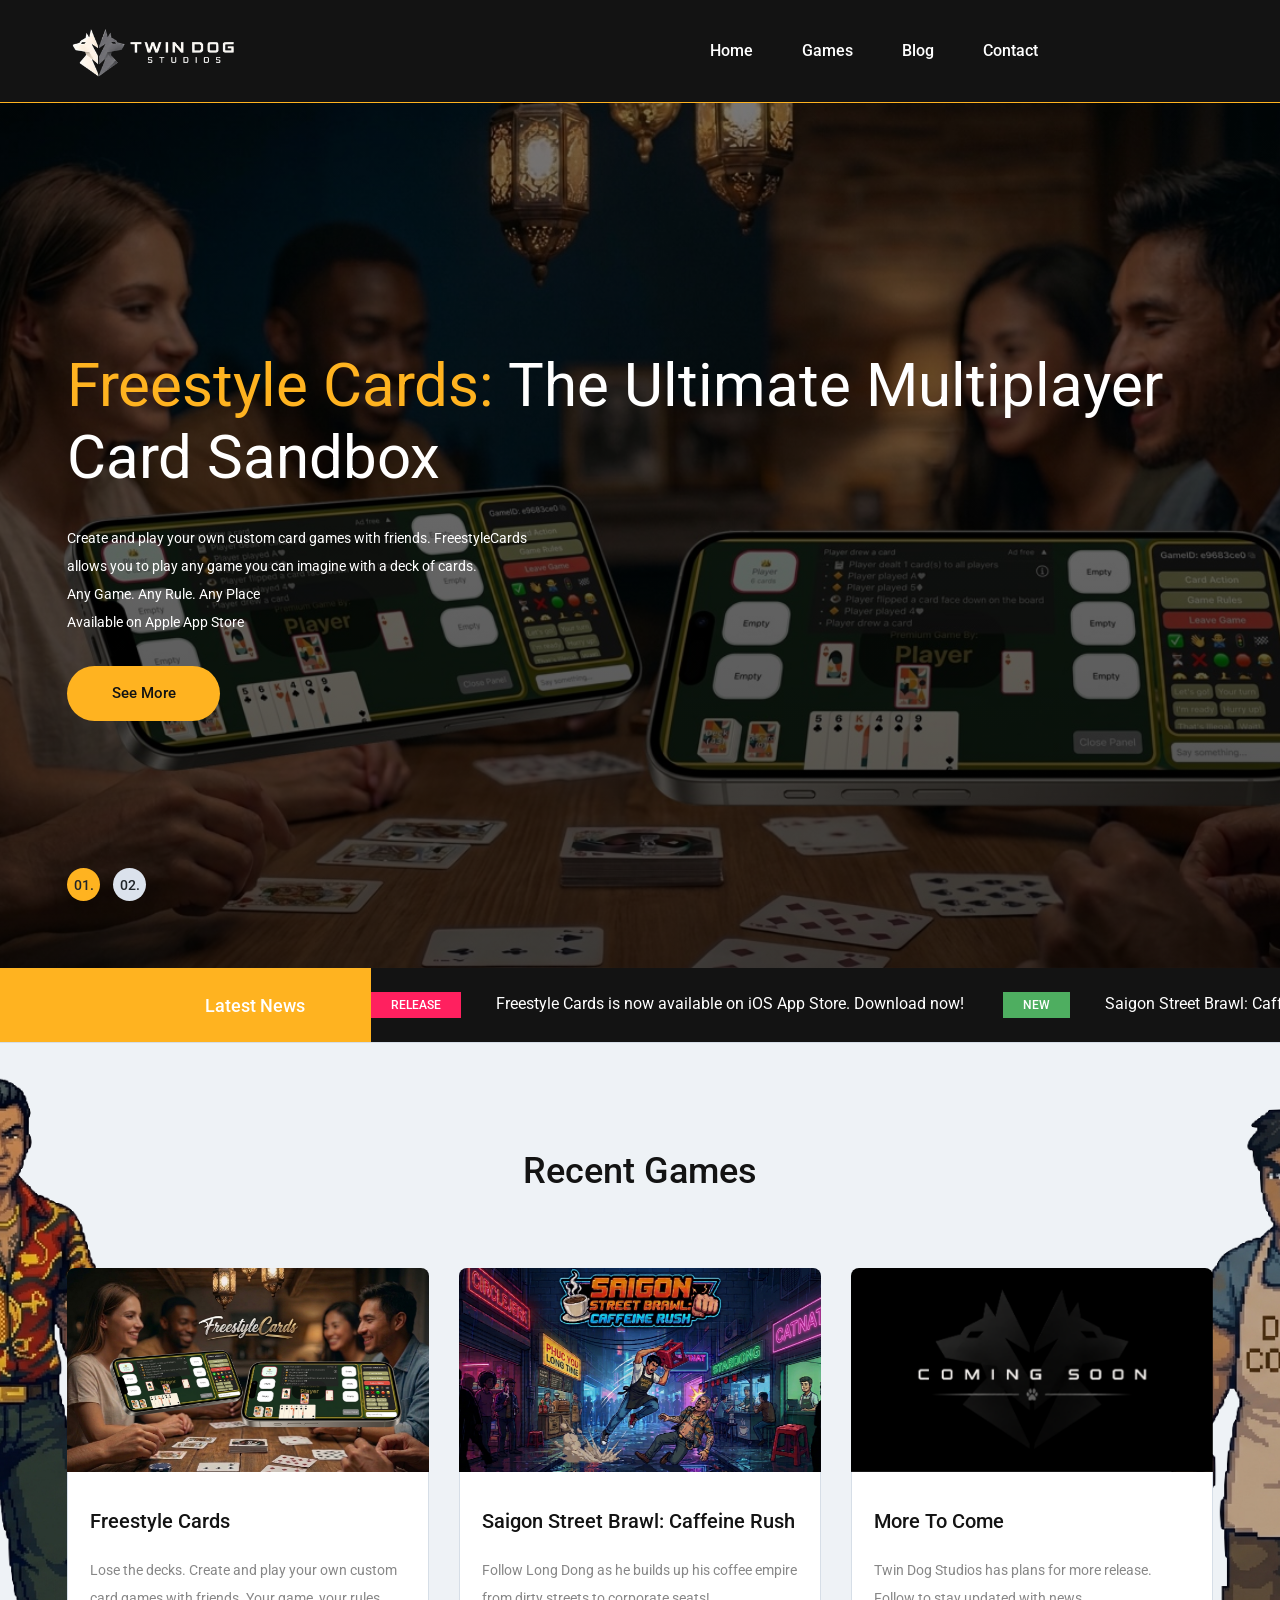
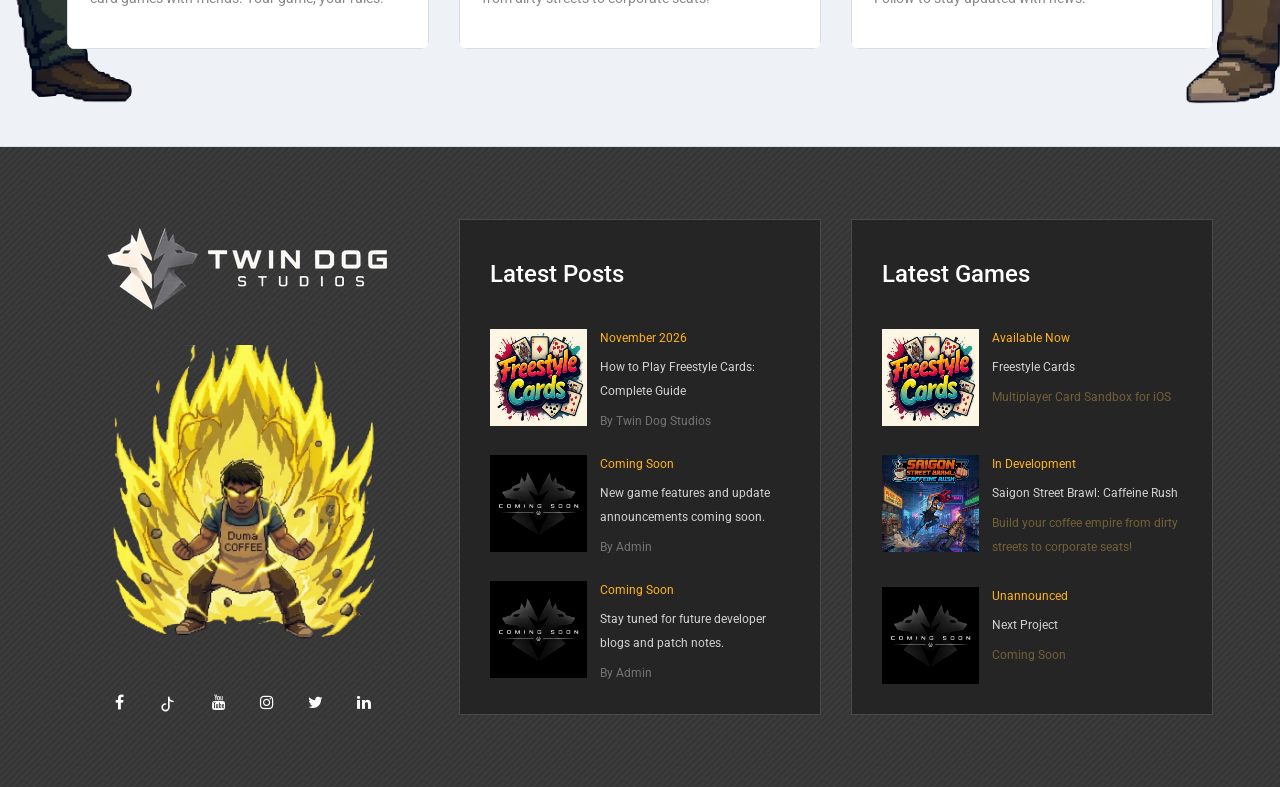
<file: index.html>
<!DOCTYPE html>
<html lang="zxx">

<head>
	<title>Twin Dog Studios</title>
	<meta charset="UTF-8">
	<meta name="description" content="Twin Dog Studios">
	<meta name="keywords" content="development, game, creative, studio">
	<meta name="viewport" content="width=device-width, initial-scale=1.0">

	<!-- Primary Open Graph Meta Tags for Facebook, LinkedIn, Discord, and Slack -->
	<meta property="og:title" content="Twin Dog Studios" />
	<meta property="og:description" content="Independent game development studio." />
	<meta property="og:image" content="https://twindogstudios.com/img/tds-social-sharing.png" />
	<meta property="og:url" content="https://twindogstudios.com" />
	<meta property="og:type" content="website" />

	<!-- Twitter/X Card Meta Tags -->
	<meta name="twitter:card" content="summary_large_image" />
	<meta name="twitter:title" content="Twin Dog Studios" />
	<meta name="twitter:description" content="Independent game development studio." />
	<meta name="twitter:image" content="https://twindogstudios.com/img/tds-social-sharing.png" />
	
	<!-- Favicon -->
	<link href="img/favicon.ico" rel="shortcut icon" />

	<!-- Google Fonts -->
	<link href="https://fonts.googleapis.com/css?family=Roboto:400,400i,500,500i,700,700i" rel="stylesheet">

	<!-- Stylesheets -->
	<link rel="stylesheet" href="css/bootstrap.min.css" />
	<link rel="stylesheet" href="css/font-awesome.min.css" />
	<link rel="stylesheet" href="css/owl.carousel.css" />
	<link rel="stylesheet" href="css/style.css" />
	<link rel="stylesheet" href="css/animate.css" />


	<!--[if lt IE 9]>
	  <script src="https://oss.maxcdn.com/html5shiv/3.7.2/html5shiv.min.js"></script>
	  <script src="https://oss.maxcdn.com/respond/1.4.2/respond.min.js"></script>
	<![endif]-->

</head>

<body>
	<!-- Page Preloder -->
	<div id="preloder">
		<div class="loader"></div>
	</div>

	<!-- Header section -->
	<header class="header-section">
		<div class="container">
			<!-- logo -->
			<a class="site-logo" href="index.html">
				<img src="img/logo.png" alt="">
			</a>
			<!-- <div class="user-panel">
				<a href="#">Login</a>  /  <a href="#">Register</a>
			</div> -->
			<!-- responsive -->
			<div class="nav-switch">
				<i class="fa fa-bars"></i>
			</div>
			<!-- site menu -->
			<nav class="main-menu">
				<ul>
					<li><a href="index.html">Home</a></li>
					<li><a href="games.html">Games</a></li>
					<li><a href="blogs.html">Blog</a></li>
					<li><a href="contact.html">Contact</a></li>
				</ul>
			</nav>
		</div>
	</header>
	<!-- Header section end -->


	<!-- Hero section -->
	<section class="hero-section">
		<div class="hero-slider owl-carousel">
			<div class="hs-item set-bg" data-setbg="img/freestylecards/slider-1.jpg">
				<div class="hs-text">
					<div class="container">
						<h2><span>Freestyle Cards:</span> The Ultimate Multiplayer Card Sandbox</h2>
						<p>Create and play your own custom card games with friends. FreestyleCards <br> allows you to
							play any game you can imagine with a deck of cards.<br> Any Game. Any Rule. Any Place
							<br>Available on Apple App Store
						</p>
						<a href="freestyle-cards-game-page.html" class="site-btn">See More</a>
					</div>
				</div>
			</div>
			<div class="hs-item set-bg" data-setbg="img/saigonstreetbrawl/slider-2.jpg">
				<div class="hs-text">
					<div class="container">
						<h2>Saigon Street Brawl: <span>Caffeine Rush</span></h2>
						<p>Step into the neon-drenched alleys of Saigon as a humble street barista.<br> Brew up chaos,
							wield red plastic stools and brawl your way to the top<br> against ruthless corporate coffee
							giants.</p>
						<a href="saigon-street-brawl-game-page.html" class="site-btn">See More</a>
					</div>
				</div>
			</div>
		</div>
	</section>
	<!-- Hero section end -->

	<!-- Latest news section -->
	<div class="latest-news-section">
		<div class="ln-title">Latest News</div>
		<div class="news-ticker">
			<div class="news-ticker-contant">
				<div class="nt-item"><span class="new">release</span>Freestyle Cards is now available on iOS App Store.
					Download now! </div>
				<div class="nt-item"><span class="strategy">new</span>Saigon Street Brawl: Caffeine Rush officially
					enters development. Stay tuned for updates! </div>
				<!-- <div class="nt-item"><span class="racing">racing</span>Isum dolor sit amet, consectetur adipiscing elit. </div> -->
			</div>
		</div>
	</div>
	<!-- Latest news section end -->

	<!-- Recent game section  -->
	<!-- Recent game section  -->
	<section class="recent-game-section spad set-bg" data-setbg="img/saigonstreetbrawl/recent-game-bg.png">
		<div class="container">
			<div class="section-title">
				<h2>Recent Games</h2>
			</div>
			<div class="row">
				<!-- Game Item 1 (Clickable Box) -->
				<div class="col-lg-4 col-md-6">
					<a href="freestyle-cards-game-page.html" class="recent-game-item-link">
						<div class="recent-game-item">
							<div class="rgi-thumb set-bg" data-setbg="img/freestylecards/marketing-freestylecards-1.jpg"></div>
							<div class="rgi-content">
								<h5>Freestyle Cards</h5>
								<p>Lose the decks. Create and play your own custom card games with friends. Your game,
									your rules.</p>
							</div>
						</div>
					</a>
				</div>

				<!-- Game Item 2 (Clickable Box) -->
				<div class="col-lg-4 col-md-6">
					<a href="saigon-street-brawl-game-page.html" class="recent-game-item-link">
						<div class="recent-game-item">
							<div class="rgi-thumb set-bg" data-setbg="img/saigonstreetbrawl/slider-2.jpg"></div>
							<div class="rgi-content">
								<h5>Saigon Street Brawl: Caffeine Rush</h5>
								<p>Follow Long Dong as he builds up his coffee empire from dirty streets to corporate
									seats!</p>
							</div>
						</div>
					</a>
				</div>

				<!-- Game Item 3 (Non-clickable Box) -->
				<div class="col-lg-4 col-md-6">
					<div class="recent-game-item">
						<div class="rgi-thumb set-bg" data-setbg="img/coming-soon.png"></div>
						<div class="rgi-content">
							<h5>More To Come</h5>
							<p>Twin Dog Studios has plans for more release. Follow to stay updated with news.</p>
						</div>
					</div>
				</div>
			</div>
		</div>
	</section>
	<!-- Recent game section end -->

	<!-- Footer top section -->
	<section class="footer-top-section">
		<div class="container">
			<div class="footer-top-bg">
				<img src="img/saigonstreetbrawl/caffeine-rage-1.png" alt="">
			</div>
			<div class="row" style="display: flex; flex-wrap: wrap;">
				<div class="col-lg-4" style="display: flex; flex-direction: column; justify-content: space-between;">
					<div class="footer-logo text-white">
						<img src="img/logo.png" alt="">
						<!-- <p>Lorem ipsum dolor sit amet, consectetur adipisc ing ipsum dolor sit ame.</p> -->
					</div>
					<div class="social-links">
						<a href="#"><i class="fa fa-facebook"></i></a>
                        <a href="#"><svg viewBox="0 0 24 24" width="20" height="20" stroke="currentColor" stroke-width="2" fill="none" stroke-linecap="round" stroke-linejoin="round" style="vertical-align: middle;"><path d="M9 12a4 4 0 1 0 4 4V4a5 5 0 0 0 5 5"></path></svg></a>
                        <a href="#"><i class="fa fa-youtube"></i></a>
                        <a href="#"><i class="fa fa-instagram"></i></a>
                        <a href="#"><i class="fa fa-twitter"></i></a>
                        <a href="#"><i class="fa fa-linkedin"></i></a>
					</div>
				</div>
				<div class="col-lg-4 col-md-6" style="display: flex; flex-direction: column;">
					<div class="footer-widget mb-5 mb-md-0"
						style="display: flex; flex-direction: column; height: 100%;">
						<h4 class="fw-title">Latest Posts</h4>
						<div class="latest-blog"
							style="flex-grow: 1; display: flex; flex-direction: column; justify-content: space-between;">

							<!-- Post 1 -->
							<a href="freestyle-cards-tutorial.html" class="lb-item"
								style="text-decoration: none; color: inherit;">
								<div class="lb-thumb set-bg" data-setbg="img/freestylecards/freestylecards-icon.jpg"></div>
								<div class="lb-content">
									<div class="lb-date">November 2026</div>
									<p>How to Play Freestyle Cards: Complete Guide</p>
									<span class="lb-author">By Twin Dog Studios</span>
								</div>
							</a>

							<!-- Post 2 -->
							<a href="#" class="lb-item" style="text-decoration: none; color: inherit;">
								<div class="lb-thumb set-bg" data-setbg="img/coming-soon-2.png"></div>
								<div class="lb-content">
									<div class="lb-date">Coming Soon</div>
									<p>New game features and update announcements coming soon.</p>
									<span class="lb-author">By Admin</span>
								</div>
							</a>

							<!-- Post 3 -->
							<a href="#" class="lb-item" style="text-decoration: none; color: inherit;">
								<div class="lb-thumb set-bg" data-setbg="img/coming-soon-2.png"></div>
								<div class="lb-content">
									<div class="lb-date">Coming Soon</div>
									<p>Stay tuned for future developer blogs and patch notes.</p>
									<span class="lb-author">By Admin</span>
								</div>
							</a>

						</div>
					</div>
				</div>

				<!-- Column 3: Latest Games -->
				<div class="col-lg-4 col-md-6" style="display: flex; flex-direction: column;">
					<div class="footer-widget" style="display: flex; flex-direction: column; height: 100%;">
						<h4 class="fw-title">Latest Games</h4>
						<div class="latest-blog"
							style="flex-grow: 1; display: flex; flex-direction: column; justify-content: space-between;">

							<!-- Game 1 -->
							<a href="freestyle-cards-game-page.html" class="lb-item"
								style="text-decoration: none; color: inherit;">
								<div class="lb-thumb set-bg" data-setbg="img/freestylecards/freestylecards-icon.jpg"></div>
								<div class="lb-content">
									<div class="lb-date">Available Now</div>
									<p>Freestyle Cards</p>
									<span class="lb-author" style="color: #d3a74e;">Multiplayer Card Sandbox for
										iOS</span>
								</div>
							</a>

							<!-- Game 2 -->
							<a href="saigon-street-brawl-game-page.html" class="lb-item"
								style="text-decoration: none; color: inherit;">
								<div class="lb-thumb set-bg" data-setbg="img/saigonstreetbrawl/slider-2.jpg"></div>
								<div class="lb-content">
									<div class="lb-date">In Development</div>
									<p>Saigon Street Brawl: Caffeine Rush</p>
									<span class="lb-author" style="color: #d3a74e;">Build your coffee empire from dirty
										streets to corporate seats!</span>
								</div>
							</a>

							<!-- Game 3 -->
							<a href="#" class="lb-item" style="text-decoration: none; color: inherit;">
								<div class="lb-thumb set-bg" data-setbg="img/coming-soon-2.png"></div>
								<div class="lb-content">
									<div class="lb-date">Unannounced</div>
									<p>Next Project</p>
									<span class="lb-author" style="color: #d3a74e;">Coming Soon</span>
								</div>
							</a>

						</div>
					</div>

				</div>
			</div>
		</div>
	</section>
	<!-- Footer top section end -->

	<!--====== Javascripts & Jquery ======-->
	<script src="js/jquery-3.2.1.min.js"></script>
	<script src="js/bootstrap.min.js"></script>
	<script src="js/owl.carousel.min.js"></script>
	<script src="js/jquery.marquee.min.js"></script>
	<script src="js/main.js"></script>
</body>

</html>
</file>
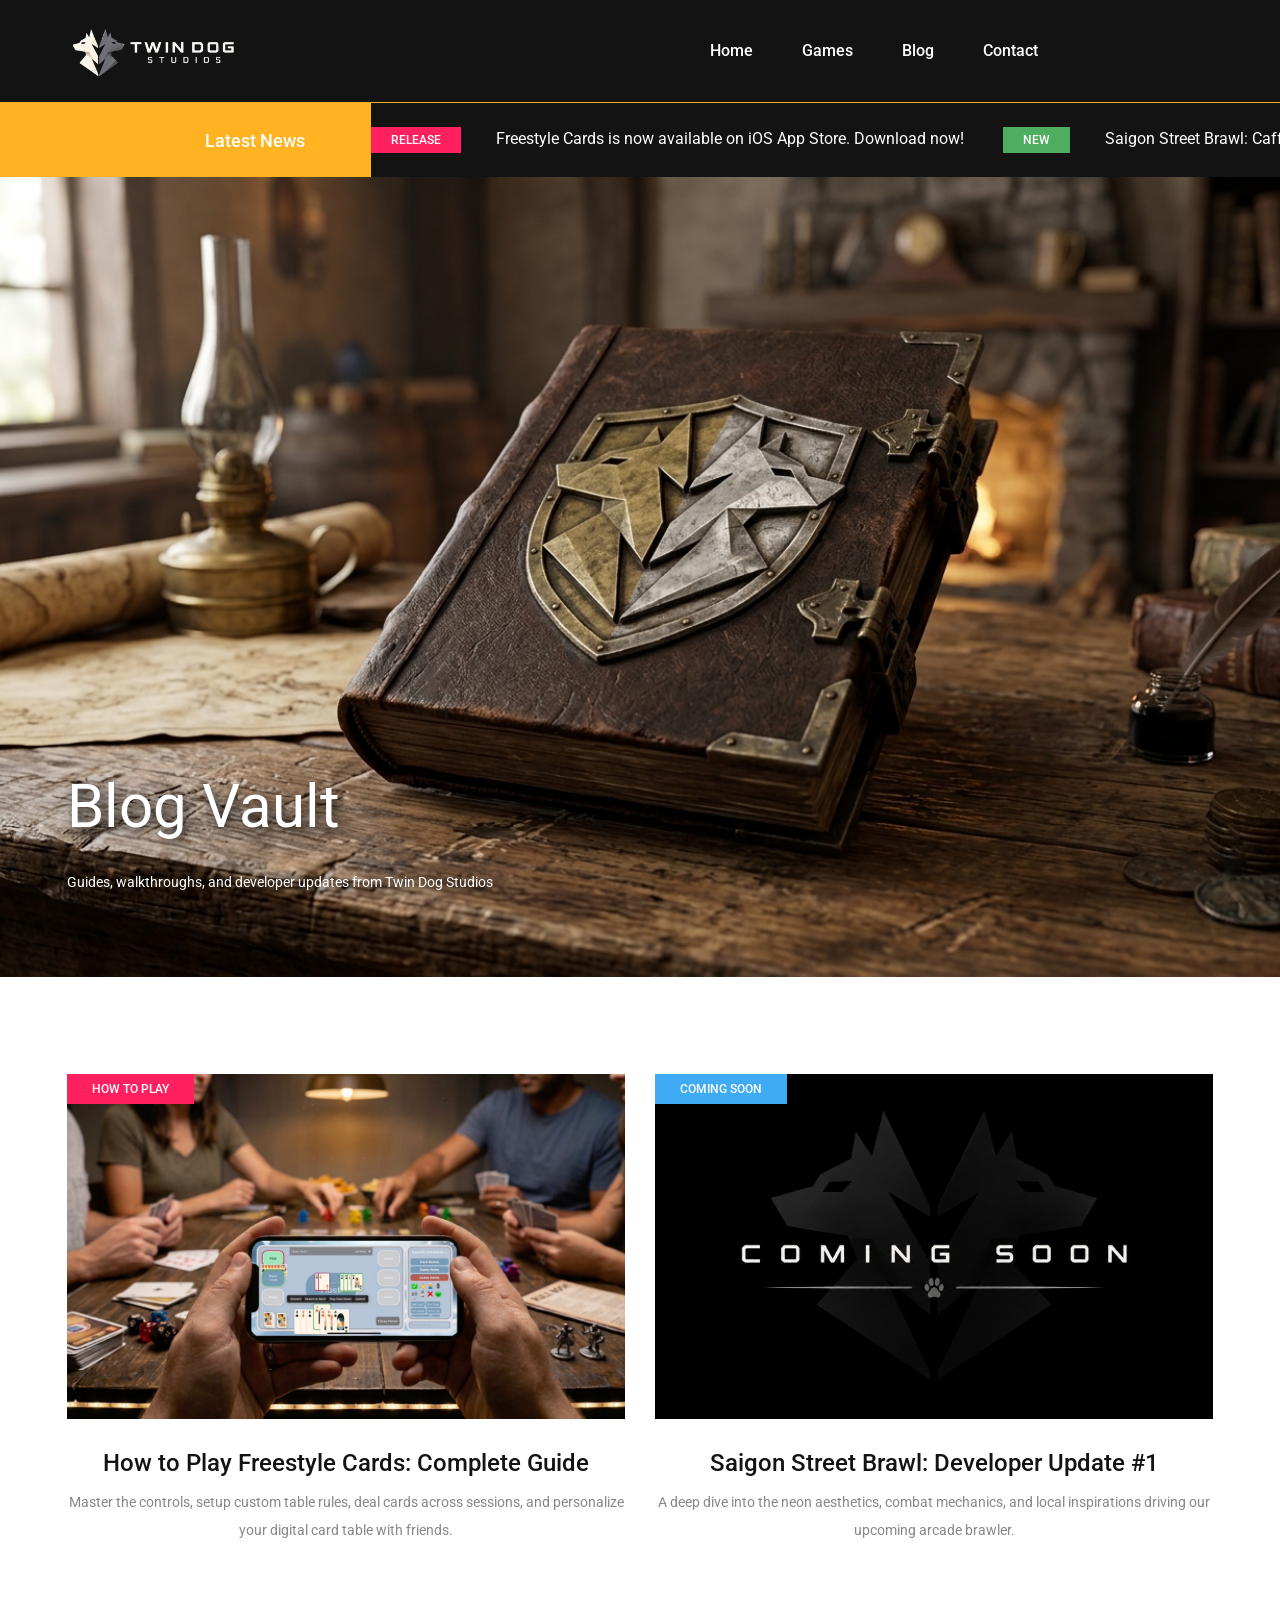
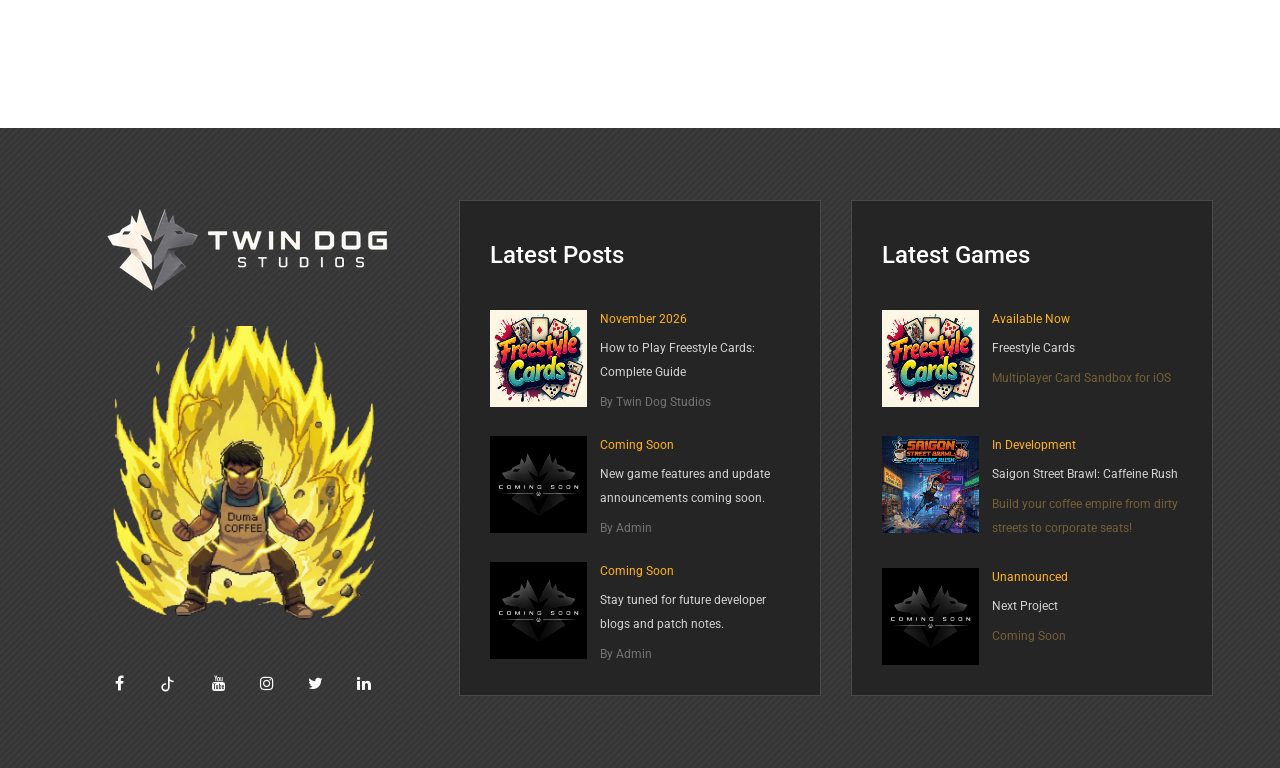
<file: blogs.html>
<!DOCTYPE html>
<html lang="zxx">

<head>
	<title>Blog Vault - Twin Dog Studios</title>
	<meta charset="UTF-8">
	<meta name="description" content="Twin Dog Studios Blog & Guides Vault">
	<meta name="keywords" content="blog, guides, tutorial, freestyle cards, twin dog studios">
	<meta name="viewport" content="width=device-width, initial-scale=1.0">

	<!-- Primary Open Graph Meta Tags for Facebook, LinkedIn, Discord, and Slack -->
	<meta property="og:title" content="Twin Dog Studios" />
	<meta property="og:description" content="Blogs and Articles" />
	<meta property="og:image" content="https://twindogstudios.com/img/tds-social-sharing.png" />
	<meta property="og:url" content="https://twindogstudios.com/blogs.html" />
	<meta property="og:type" content="website" />

	<!-- Twitter/X Card Meta Tags -->
	<meta name="twitter:card" content="summary_large_image" />
	<meta name="twitter:title" content="Twin Dog Studios" />
	<meta name="twitter:description" content="Blogs and Articles" />
	<meta name="twitter:image" content="https://twindogstudios.com/img/tds-social-sharing.png" />

	<!-- Favicon -->
	<link href="img/favicon.ico" rel="shortcut icon" />

	<!-- Google Fonts -->
	<link href="https://fonts.googleapis.com/css?family=Roboto:400,400i,500,500i,700,700i" rel="stylesheet">

	<!-- Stylesheets -->
	<link rel="stylesheet" href="css/bootstrap.min.css" />
	<link rel="stylesheet" href="css/font-awesome.min.css" />
	<link rel="stylesheet" href="css/owl.carousel.css" />
	<link rel="stylesheet" href="css/style.css" />
	<link rel="stylesheet" href="css/animate.css" />

	<!--[if lt IE 9]>
      <script src="https://oss.maxcdn.com/html5shiv/3.7.2/html5shiv.min.js"></script>
      <script src="https://oss.maxcdn.com/respond/1.4.2/respond.min.js"></script>
    <![endif]-->

</head>

<body>
	<!-- Page Preloder -->
	<div id="preloder">
		<div class="loader"></div>
	</div>

	<!-- Header section -->
	<header class="header-section">
		<div class="container">
			<!-- logo -->
			<a class="site-logo" href="index.html">
				<img src="img/logo.png" alt="Twin Dog Studios">
			</a>
			<!-- responsive -->
			<div class="nav-switch">
				<i class="fa fa-bars"></i>
			</div>
			<!-- site menu -->
			<nav class="main-menu">
				<ul>
					<li><a href="index.html">Home</a></li>
					<li><a href="games.html">Games</a></li>
					<li><a href="blogs.html" class="active">Blog</a></li>
					<li><a href="contact.html">Contact</a></li>
				</ul>
			</nav>
		</div>
	</header>
	<!-- Header section end -->


	<!-- Latest news section -->
	<div class="latest-news-section">
		<div class="ln-title">Latest News</div>
		<div class="news-ticker">
			<div class="news-ticker-contant">
				<div class="nt-item"><span class="new">release</span>Freestyle Cards is now available on iOS App Store.
					Download now! </div>
				<div class="nt-item"><span class="strategy">new</span>Saigon Street Brawl: Caffeine Rush officially
					enters development. Stay tuned for updates! </div>
			</div>
		</div>
	</div>
	<!-- Latest news section end -->


	<!-- Page info section -->
	<section class="page-info-section set-bg" data-setbg="img/blog-splash.jpg">
		<div class="pi-content">
			<div class="container">
				<div class="row">
					<div class="col-xl-5 col-lg-6 text-white text-white-contact">
						<h2>Blog Vault</h2>
						<p>Guides, walkthroughs, and developer updates from Twin Dog Studios</p>
					</div>
				</div>
			</div>
		</div>
	</section>
	<!-- Page info section -->


	<!-- Page section -->
	<section class="page-section review-page spad">
		<div class="container">
			<div class="row">
				<!-- Blog Post 1: How to Play Freestyle Cards -->
				<div class="col-md-6 mb-4">
					<a href="freestyle-cards-tutorial.html" class="recent-game-item-link">
						<div class="review-item">
							<div class="review-cover set-bg" data-setbg="img/freestylecards/marketing-freestylecards-2.jpg">
								<div class="cata new">How to Play</div>
							</div>
							<div class="review-text">
								<h4>How to Play Freestyle Cards: Complete Guide</h4>
								<p>Master the controls, setup custom table rules, deal cards across sessions, and
									personalize your digital card table with friends.</p>
							</div>
						</div>
					</a>
				</div>

				<!-- Blog Post 2: Coming Soon -->
				<div class="col-md-6 mb-4">
					<a href="#" class="recent-game-item-link">
						<div class="review-item">
							<div class="review-cover set-bg" data-setbg="img/coming-soon.png">
								<div class="cata adventure">Coming Soon</div>
							</div>
							<div class="review-text">
								<h4>Saigon Street Brawl: Developer Update #1</h4>
								<p>A deep dive into the neon aesthetics, combat mechanics, and local inspirations
									driving our upcoming arcade brawler.</p>
							</div>
						</div>
					</a>
				</div>
			</div>
		</div>
	</section>
	<!-- Page section end -->


	<!-- Footer top section -->
	<section class="footer-top-section">
		<div class="container">
			<div class="footer-top-bg">
				<img src="img/saigonstreetbrawl/caffeine-rage-1.png" alt="">
			</div>
			<div class="row" style="display: flex; flex-wrap: wrap;">
				<div class="col-lg-4" style="display: flex; flex-direction: column; justify-content: space-between;">
					<div class="footer-logo text-white">
						<img src="img/logo.png" alt="">
						<!-- <p>Lorem ipsum dolor sit amet, consectetur adipisc ing ipsum dolor sit ame.</p> -->
					</div>
					<div class="social-links">
                        <a href="#"><i class="fa fa-facebook"></i></a>
                        <a href="#"><svg viewBox="0 0 24 24" width="20" height="20" stroke="currentColor" stroke-width="2" fill="none" stroke-linecap="round" stroke-linejoin="round" style="vertical-align: middle;"><path d="M9 12a4 4 0 1 0 4 4V4a5 5 0 0 0 5 5"></path></svg></a>
                        <a href="#"><i class="fa fa-youtube"></i></a>
                        <a href="#"><i class="fa fa-instagram"></i></a>
                        <a href="#"><i class="fa fa-twitter"></i></a>
                        <a href="#"><i class="fa fa-linkedin"></i></a>
                    </div>
				</div>
				<div class="col-lg-4 col-md-6" style="display: flex; flex-direction: column;">
					<div class="footer-widget mb-5 mb-md-0"
						style="display: flex; flex-direction: column; height: 100%;">
						<h4 class="fw-title">Latest Posts</h4>
						<div class="latest-blog"
							style="flex-grow: 1; display: flex; flex-direction: column; justify-content: space-between;">

							<!-- Post 1 -->
							<a href="freestyle-cards-tutorial.html" class="lb-item"
								style="text-decoration: none; color: inherit;">
								<div class="lb-thumb set-bg" data-setbg="img/freestylecards/freestylecards-icon.jpg"></div>
								<div class="lb-content">
									<div class="lb-date">November 2026</div>
									<p>How to Play Freestyle Cards: Complete Guide</p>
									<span class="lb-author">By Twin Dog Studios</span>
								</div>
							</a>

							<!-- Post 2 -->
							<a href="#" class="lb-item" style="text-decoration: none; color: inherit;">
								<div class="lb-thumb set-bg" data-setbg="img/coming-soon-2.png"></div>
								<div class="lb-content">
									<div class="lb-date">Coming Soon</div>
									<p>New game features and update announcements coming soon.</p>
									<span class="lb-author">By Admin</span>
								</div>
							</a>

							<!-- Post 3 -->
							<a href="#" class="lb-item" style="text-decoration: none; color: inherit;">
								<div class="lb-thumb set-bg" data-setbg="img/coming-soon-2.png"></div>
								<div class="lb-content">
									<div class="lb-date">Coming Soon</div>
									<p>Stay tuned for future developer blogs and patch notes.</p>
									<span class="lb-author">By Admin</span>
								</div>
							</a>

						</div>
					</div>
				</div>

				<!-- Column 3: Latest Games -->
				<div class="col-lg-4 col-md-6" style="display: flex; flex-direction: column;">
					<div class="footer-widget" style="display: flex; flex-direction: column; height: 100%;">
						<h4 class="fw-title">Latest Games</h4>
						<div class="latest-blog"
							style="flex-grow: 1; display: flex; flex-direction: column; justify-content: space-between;">

							<!-- Game 1 -->
							<a href="freestyle-cards-game-page.html" class="lb-item"
								style="text-decoration: none; color: inherit;">
								<div class="lb-thumb set-bg" data-setbg="img/freestylecards/freestylecards-icon.jpg"></div>
								<div class="lb-content">
									<div class="lb-date">Available Now</div>
									<p>Freestyle Cards</p>
									<span class="lb-author" style="color: #d3a74e;">Multiplayer Card Sandbox for
										iOS</span>
								</div>
							</a>

							<!-- Game 2 -->
							<a href="saigon-street-brawl-game-page.html" class="lb-item"
								style="text-decoration: none; color: inherit;">
								<div class="lb-thumb set-bg" data-setbg="img/saigonstreetbrawl/slider-2.jpg"></div>
								<div class="lb-content">
									<div class="lb-date">In Development</div>
									<p>Saigon Street Brawl: Caffeine Rush</p>
									<span class="lb-author" style="color: #d3a74e;">Build your coffee empire from dirty
										streets to corporate seats!</span>
								</div>
							</a>

							<!-- Game 3 -->
							<a href="#" class="lb-item" style="text-decoration: none; color: inherit;">
								<div class="lb-thumb set-bg" data-setbg="img/coming-soon-2.png"></div>
								<div class="lb-content">
									<div class="lb-date">Unannounced</div>
									<p>Next Project</p>
									<span class="lb-author" style="color: #d3a74e;">Coming Soon</span>
								</div>
							</a>

						</div>
					</div>

				</div>
			</div>
		</div>
	</section>
	<!-- Footer top section end -->

	<!--====== Javascripts & Jquery ======-->
	<script src="js/jquery-3.2.1.min.js"></script>
	<script src="js/bootstrap.min.js"></script>
	<script src="js/owl.carousel.min.js"></script>
	<script src="js/jquery.marquee.min.js"></script>
	<script src="js/main.js"></script>
</body>

</html>
</file>
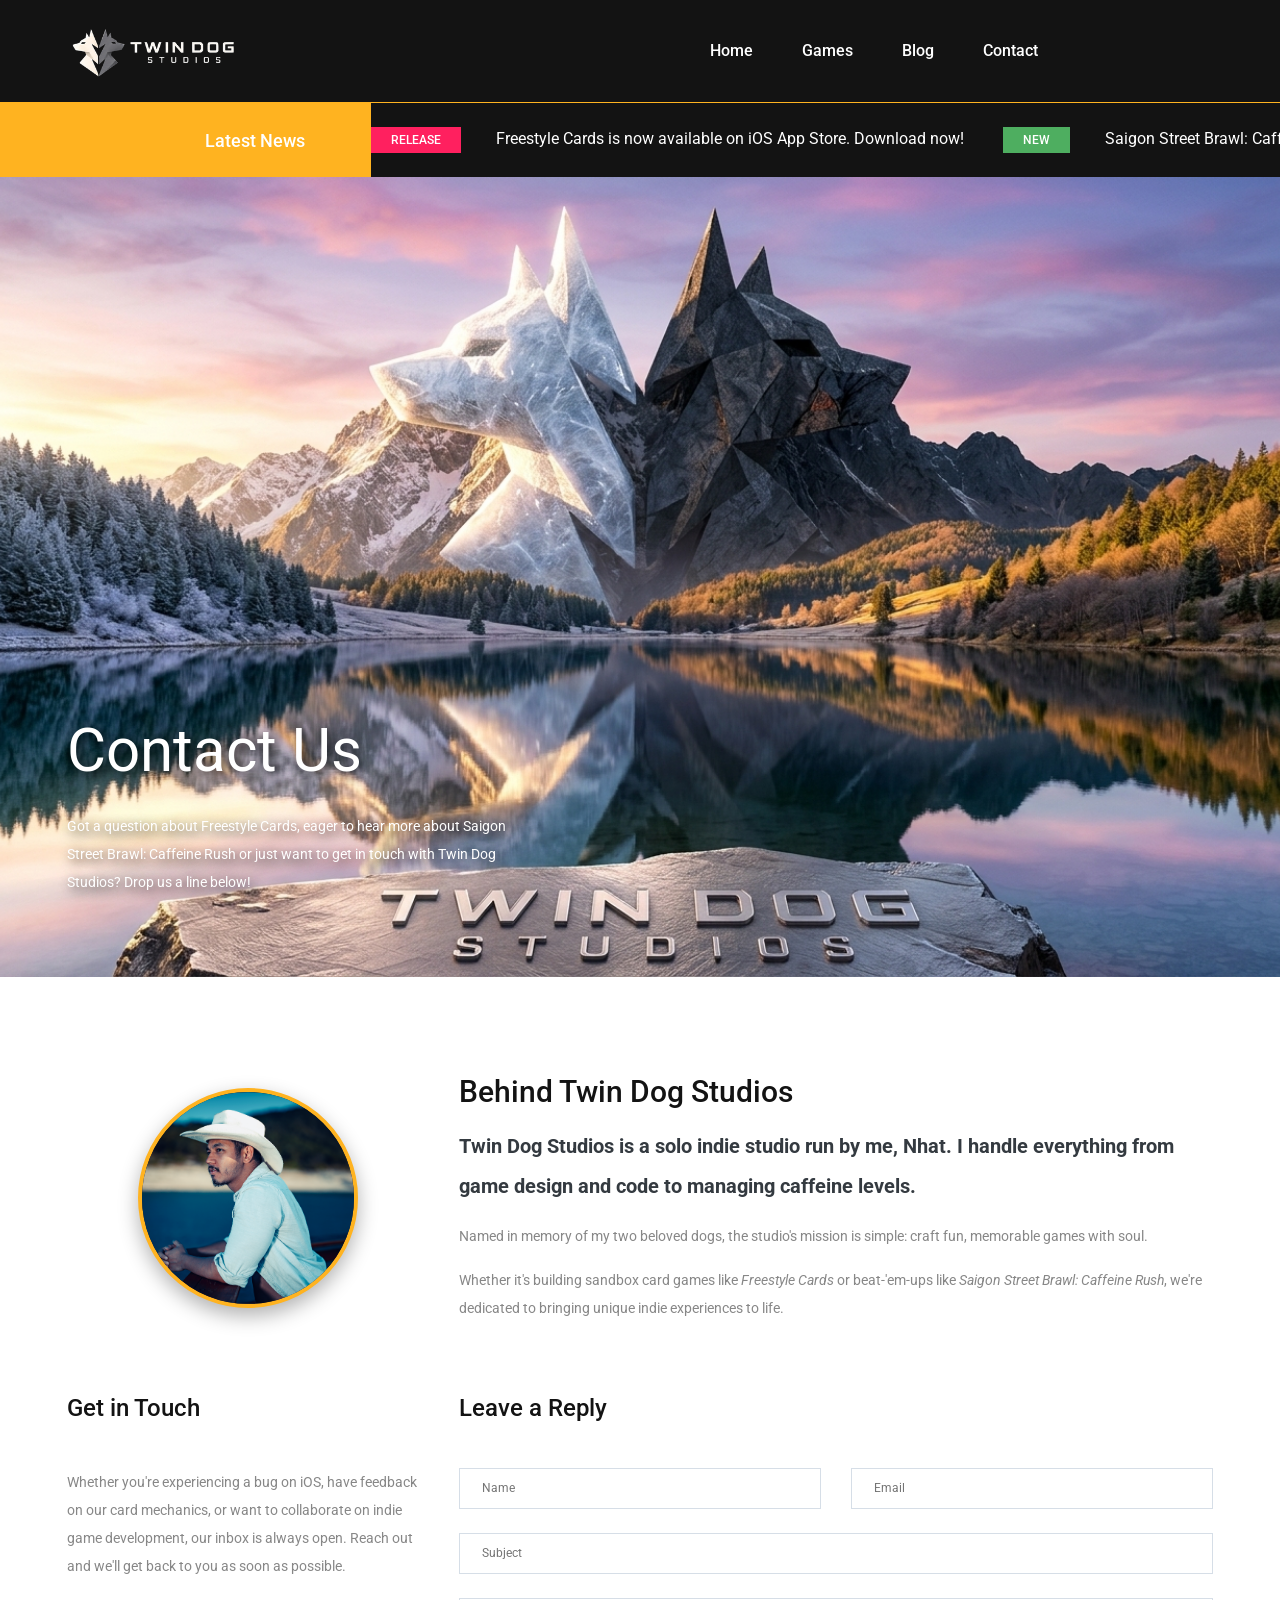
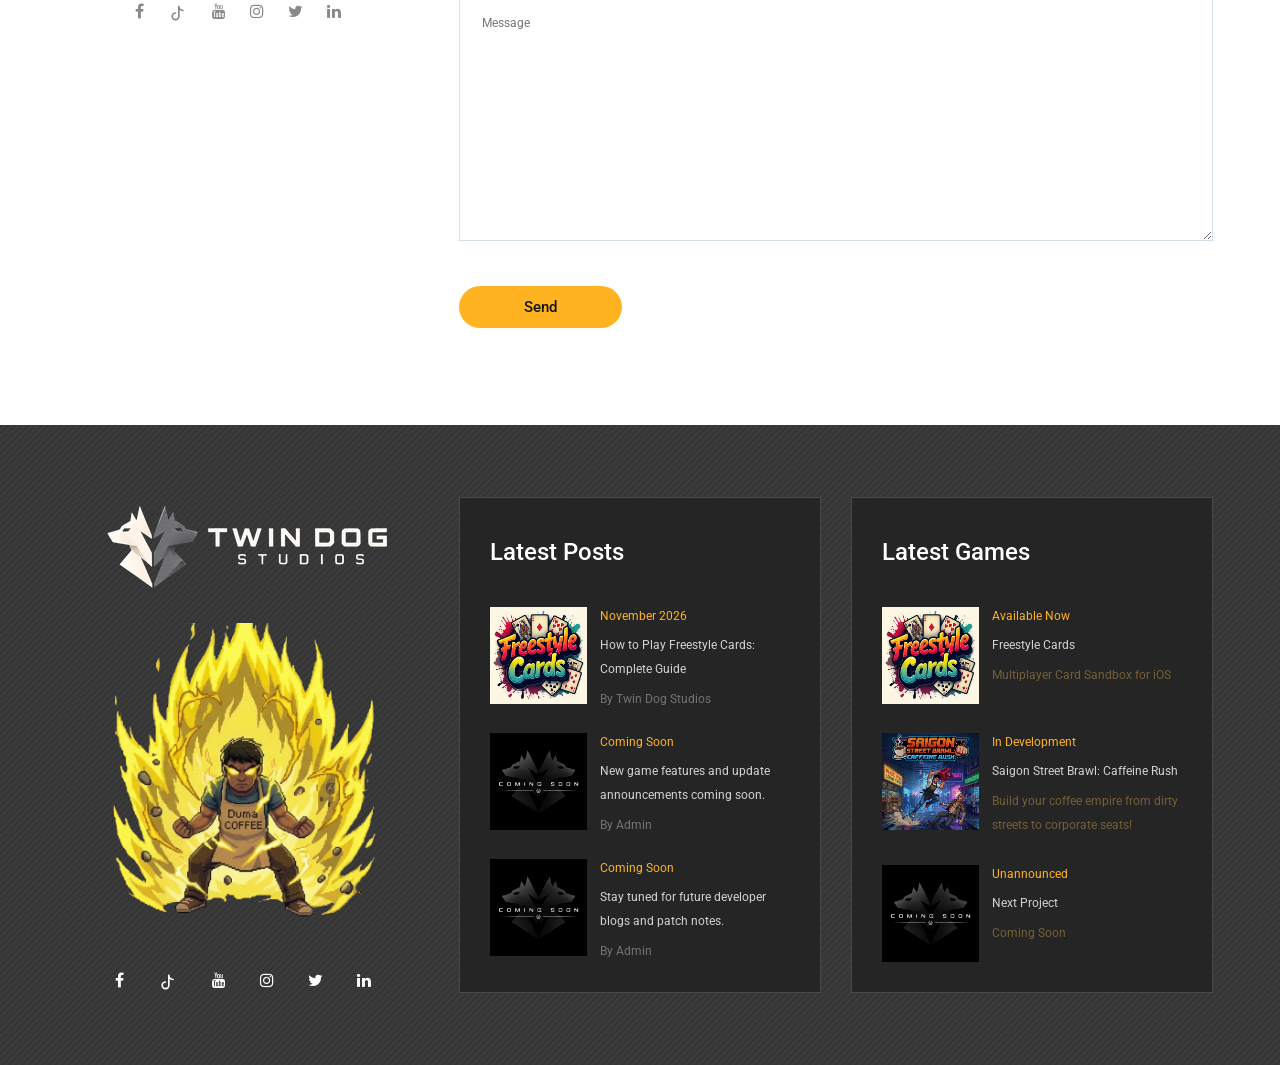
<file: contact.html>
<!DOCTYPE html>
<html lang="en">

<head>
	<title>Twin Dog Studios</title>
	<meta charset="UTF-8">
	<meta name="description" content="Twin Dog Studios">
	<meta name="viewport" content="width=device-width, initial-scale=1.0">

	<!-- Primary Open Graph Meta Tags for Facebook, LinkedIn, Discord, and Slack -->
	<meta property="og:title" content="Twin Dog Studios" />
	<meta property="og:description" content="Contact Us" />
	<meta property="og:image" content="https://twindogstudios.com/img/tds-social-sharing.png" />
	<meta property="og:url" content="https://twindogstudios.com/contact.html" />
	<meta property="og:type" content="website" />

	<!-- Twitter/X Card Meta Tags -->
	<meta name="twitter:card" content="summary_large_image" />
	<meta name="twitter:title" content="Twin Dog Studios" />
	<meta name="twitter:description" content="Contact Us" />
	<meta name="twitter:image" content="https://twindogstudios.com/img/tds-social-sharing.png" />

	<!-- Favicon -->
	<link href="img/favicon.ico" rel="shortcut icon" />

	<!-- Google Fonts -->
	<link href="https://fonts.googleapis.com/css?family=Roboto:400,400i,500,500i,700,700i" rel="stylesheet">

	<!-- Stylesheets -->
	<link rel="stylesheet" href="css/bootstrap.min.css" />
	<link rel="stylesheet" href="css/font-awesome.min.css" />
	<link rel="stylesheet" href="css/owl.carousel.css" />
	<link rel="stylesheet" href="css/style.css" />
	<link rel="stylesheet" href="css/animate.css" />


	<!--[if lt IE 9]>
      <script src="https://oss.maxcdn.com/html5shiv/3.7.2/html5shiv.min.js"></script>
      <script src="https://oss.maxcdn.com/respond/1.4.2/respond.min.js"></script>
    <![endif]-->

</head>

<body>
	<!-- Page Preloder -->
	<div id="preloder">
		<div class="loader"></div>
	</div>

	<!-- Header section -->
	<header class="header-section">
		<div class="container">
			<!-- logo -->
			<a class="site-logo" href="index.html">
				<img src="img/logo.png" alt="">
			</a>
			<!-- responsive -->
			<div class="nav-switch">
				<i class="fa fa-bars"></i>
			</div>
			<!-- site menu -->
			<nav class="main-menu">
				<ul>
					<li><a href="index.html">Home</a></li>
					<li><a href="games.html">Games</a></li>
					<li><a href="blogs.html">Blog</a></li>
					<li><a href="contact.html">Contact</a></li>
				</ul>
			</nav>
		</div>
	</header>
	<!-- Header section end -->


	<!-- Latest news section -->
	<div class="latest-news-section">
		<div class="ln-title">Latest News</div>
		<div class="news-ticker">
			<div class="news-ticker-contant">
				<div class="nt-item"><span class="new">release</span>Freestyle Cards is now available on iOS App Store.
					Download now! </div>
				<div class="nt-item"><span class="strategy">new</span>Saigon Street Brawl: Caffeine Rush officially
					enters development. Stay tuned for updates! </div>
			</div>
		</div>
	</div>
	<!-- Latest news section end -->


	<!-- Page info section -->
	<section class="page-info-section set-bg" data-setbg="img/twin-dog-mountain.jpg">
		<div class="pi-content">
			<div class="container">
				<div class="row">
					<div class="col-xl-5 col-lg-6 text-white text-white-contact">
						<h2>Contact Us</h2>
						<p>Got a question about Freestyle Cards, eager to hear more about Saigon Street Brawl: Caffeine
							Rush or just want to get in touch with Twin Dog Studios? Drop us a line below!</p>
					</div>
				</div>
			</div>
		</div>
	</section>
	<!-- Page info section -->


	<!-- Page section -->
	<section class="page-section spad contact-page a" bout-us-section>
		<div class="container">

			<!-- About the Team / Solo Dev Section -->
			<div class="row mb-5 pb-4 align-items-center">
				<div class="col-lg-4 text-center mb-4 mb-lg-0">
					<div class="founder-avatar-wrap">
						<!-- Replace img/founder.jpg with your picture -->
						<img src="img/authors/nhat.png" alt="Twin Dog Studios Developer">
					</div>
				</div>
				<div class="col-lg-8">
					<h3 class="comment-title mb-3">Behind Twin Dog Studios</h3>
					<p class="lead text-dark font-weight-bold">Twin Dog Studios is a solo indie studio run by me, Nhat.
						I handle everything from game design and code to managing caffeine levels. </p>
					<p>Named in memory of my two beloved dogs, the studio's mission is simple: craft fun, memorable
						games with soul.</p>
					<p class="mb-0">Whether it's building sandbox card games like <em>Freestyle Cards</em> or
						beat-'em-ups like <em>Saigon Street Brawl: Caffeine Rush</em>, we're dedicated to bringing
						unique indie experiences to life.</p>
				</div>
			</div>
			<!-- About the Team end -->

			<div class="row">
				<div class="col-lg-4 mb-5 mb-lg-0">
					<h4 class="comment-title">Get in Touch</h4>
					<p>Whether you're experiencing a bug on iOS, have feedback on our card mechanics, or want to
						collaborate on indie game development, our inbox is always open. Reach out and we'll get back to
						you as soon as possible.</p>
					<div class="social-links social-links-contact">
						<a href="#"><i class="fa fa-facebook"></i></a>
                        <a href="#"><svg viewBox="0 0 24 24" width="20" height="20" stroke="currentColor" stroke-width="2" fill="none" stroke-linecap="round" stroke-linejoin="round" style="vertical-align: middle;"><path d="M9 12a4 4 0 1 0 4 4V4a5 5 0 0 0 5 5"></path></svg></a>
                        <a href="#"><i class="fa fa-youtube"></i></a>
                        <a href="#"><i class="fa fa-instagram"></i></a>
                        <a href="#"><i class="fa fa-twitter"></i></a>
                        <a href="#"><i class="fa fa-linkedin"></i></a>
					</div>
				</div>
				<div class="col-lg-8">
					<div class="contact-form-warp">
						<h4 class="comment-title">Leave a Reply</h4>
						<form class="comment-form" action="https://formspree.io/f/mdkynglv" method="POST">
							<!-- Hidden inputs with safe defaults -->
							<input type="hidden" id="userIdInput" name="firebase_user_id" value="Not provided">
							<input type="hidden" id="gameInput" name="game_title" value="General Inquiry">

							<div class="row">
								<div class="col-md-6">
									<input type="text" name="name" placeholder="Name" required>
								</div>
								<div class="col-md-6">
									<input type="email" name="_replyto" placeholder="Email" required>
								</div>
								<div class="col-lg-12">
									<input type="text" id="subjectInput" name="subject" placeholder="Subject">
									<textarea name="message" placeholder="Message" rows="5" required></textarea>
									<button type="submit" class="site-btn btn-sm">Send</button>
								</div>
							</div>
						</form>
					</div>
				</div>
			</div>
		</div>
	</section>
	<!-- Page section end -->


	<!-- Footer top section -->
	<section class="footer-top-section">
		<div class="container">
			<div class="footer-top-bg">
				<img src="img/saigonstreetbrawl/caffeine-rage-1.png" alt="">
			</div>
			<div class="row" style="display: flex; flex-wrap: wrap;">
				<div class="col-lg-4" style="display: flex; flex-direction: column; justify-content: space-between;">
					<div class="footer-logo text-white">
						<img src="img/logo.png" alt="">
						<!-- <p>Lorem ipsum dolor sit amet, consectetur adipisc ing ipsum dolor sit ame.</p> -->
					</div>
					<div class="social-links">
						<a href="#"><i class="fa fa-facebook"></i></a>
                        <a href="#"><svg viewBox="0 0 24 24" width="20" height="20" stroke="currentColor" stroke-width="2" fill="none" stroke-linecap="round" stroke-linejoin="round" style="vertical-align: middle;"><path d="M9 12a4 4 0 1 0 4 4V4a5 5 0 0 0 5 5"></path></svg></a>
                        <a href="#"><i class="fa fa-youtube"></i></a>
                        <a href="#"><i class="fa fa-instagram"></i></a>
                        <a href="#"><i class="fa fa-twitter"></i></a>
                        <a href="#"><i class="fa fa-linkedin"></i></a>
					</div>
				</div>
				<div class="col-lg-4 col-md-6" style="display: flex; flex-direction: column;">
					<div class="footer-widget mb-5 mb-md-0"
						style="display: flex; flex-direction: column; height: 100%;">
						<h4 class="fw-title">Latest Posts</h4>
						<div class="latest-blog"
							style="flex-grow: 1; display: flex; flex-direction: column; justify-content: space-between;">

							<!-- Post 1 -->
							<a href="freestyle-cards-tutorial.html" class="lb-item"
								style="text-decoration: none; color: inherit;">
								<div class="lb-thumb set-bg" data-setbg="img/freestylecards/freestylecards-icon.jpg"></div>
								<div class="lb-content">
									<div class="lb-date">November 2026</div>
									<p>How to Play Freestyle Cards: Complete Guide</p>
									<span class="lb-author">By Twin Dog Studios</span>
								</div>
							</a>

							<!-- Post 2 -->
							<a href="#" class="lb-item" style="text-decoration: none; color: inherit;">
								<div class="lb-thumb set-bg" data-setbg="img/coming-soon-2.png"></div>
								<div class="lb-content">
									<div class="lb-date">Coming Soon</div>
									<p>New game features and update announcements coming soon.</p>
									<span class="lb-author">By Admin</span>
								</div>
							</a>

							<!-- Post 3 -->
							<a href="#" class="lb-item" style="text-decoration: none; color: inherit;">
								<div class="lb-thumb set-bg" data-setbg="img/coming-soon-2.png"></div>
								<div class="lb-content">
									<div class="lb-date">Coming Soon</div>
									<p>Stay tuned for future developer blogs and patch notes.</p>
									<span class="lb-author">By Admin</span>
								</div>
							</a>

						</div>
					</div>
				</div>

				<!-- Column 3: Latest Games -->
				<div class="col-lg-4 col-md-6" style="display: flex; flex-direction: column;">
					<div class="footer-widget" style="display: flex; flex-direction: column; height: 100%;">
						<h4 class="fw-title">Latest Games</h4>
						<div class="latest-blog"
							style="flex-grow: 1; display: flex; flex-direction: column; justify-content: space-between;">

							<!-- Game 1 -->
							<a href="freestyle-cards-game-page.html" class="lb-item"
								style="text-decoration: none; color: inherit;">
								<div class="lb-thumb set-bg" data-setbg="img/freestylecards/freestylecards-icon.jpg"></div>
								<div class="lb-content">
									<div class="lb-date">Available Now</div>
									<p>Freestyle Cards</p>
									<span class="lb-author" style="color: #d3a74e;">Multiplayer Card Sandbox for
										iOS</span>
								</div>
							</a>

							<!-- Game 2 -->
							<a href="saigon-street-brawl-game-page.html" class="lb-item"
								style="text-decoration: none; color: inherit;">
								<div class="lb-thumb set-bg" data-setbg="img/saigonstreetbrawl/slider-2.jpg"></div>
								<div class="lb-content">
									<div class="lb-date">In Development</div>
									<p>Saigon Street Brawl: Caffeine Rush</p>
									<span class="lb-author" style="color: #d3a74e;">Build your coffee empire from dirty
										streets to corporate seats!</span>
								</div>
							</a>

							<!-- Game 3 -->
							<a href="#" class="lb-item" style="text-decoration: none; color: inherit;">
								<div class="lb-thumb set-bg" data-setbg="img/coming-soon-2.png"></div>
								<div class="lb-content">
									<div class="lb-date">Unannounced</div>
									<p>Next Project</p>
									<span class="lb-author" style="color: #d3a74e;">Coming Soon</span>
								</div>
							</a>

						</div>
					</div>

				</div>
			</div>
		</div>
	</section>
	<!-- Footer top section end -->

	<!--====== Javascripts & Jquery ======-->
	<script src="js/jquery-3.2.1.min.js"></script>
	<script src="js/bootstrap.min.js"></script>
	<script src="js/owl.carousel.min.js"></script>
	<script src="js/jquery.marquee.min.js"></script>
	<script src="js/main.js"></script>

	<!-- Script to grab ?userId= from URL and inject it into the form -->
	<script>
		window.addEventListener('DOMContentLoaded', () => {
			try {
				const urlParams = new URLSearchParams(window.location.search);
				
				// 1. Get raw parameter values
				const rawUserId = urlParams.get('userId');
				const rawGame = urlParams.get('game');

				// 2. Fallback logic: check if parameter is null, undefined, or empty string
				const userId = (rawUserId && rawUserId.trim() !== '') ? rawUserId.trim() : 'Not provided';
				const game = (rawGame && rawGame.trim() !== '') ? rawGame.trim() : 'General Inquiry';

				// 3. Inject safely into hidden inputs
				const userIdInput = document.getElementById('userIdInput');
				if (userIdInput) {
					userIdInput.value = userId;
				}

				const gameInput = document.getElementById('gameInput');
				if (gameInput) {
					gameInput.value = game;
				}

				// 4. Optional: Auto-fill subject if game is specified
				const subjectInput = document.getElementById('subjectInput');
				if (subjectInput && game !== 'General Inquiry' && !subjectInput.value) {
					subjectInput.value = `[Support] ${game.replace('-', ' ').toUpperCase()}`;
				}

			} catch (error) {
				// Guarantee no unhandled exception breaks the UI if URL parsing fails
				console.warn('URL parameter parsing failed:', error);
			}
		});
	</script>
</body>

</html>
</file>
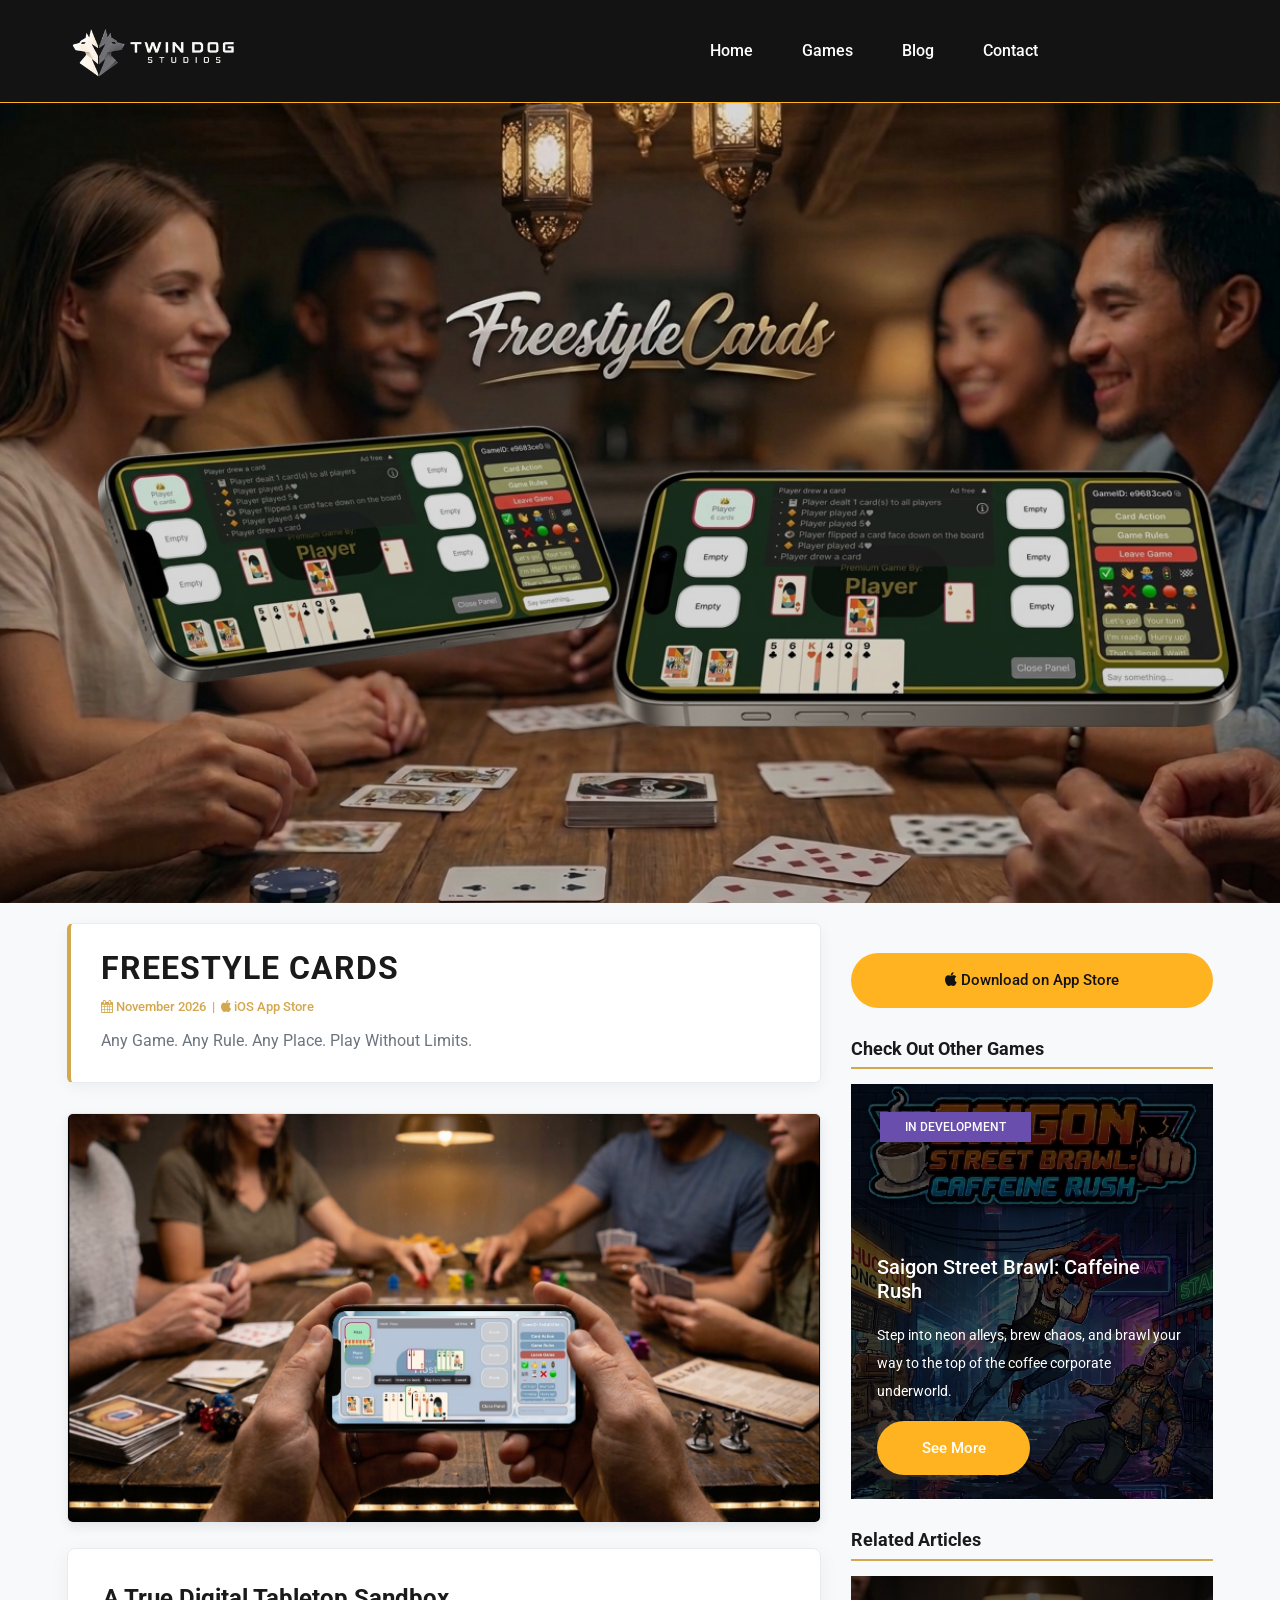
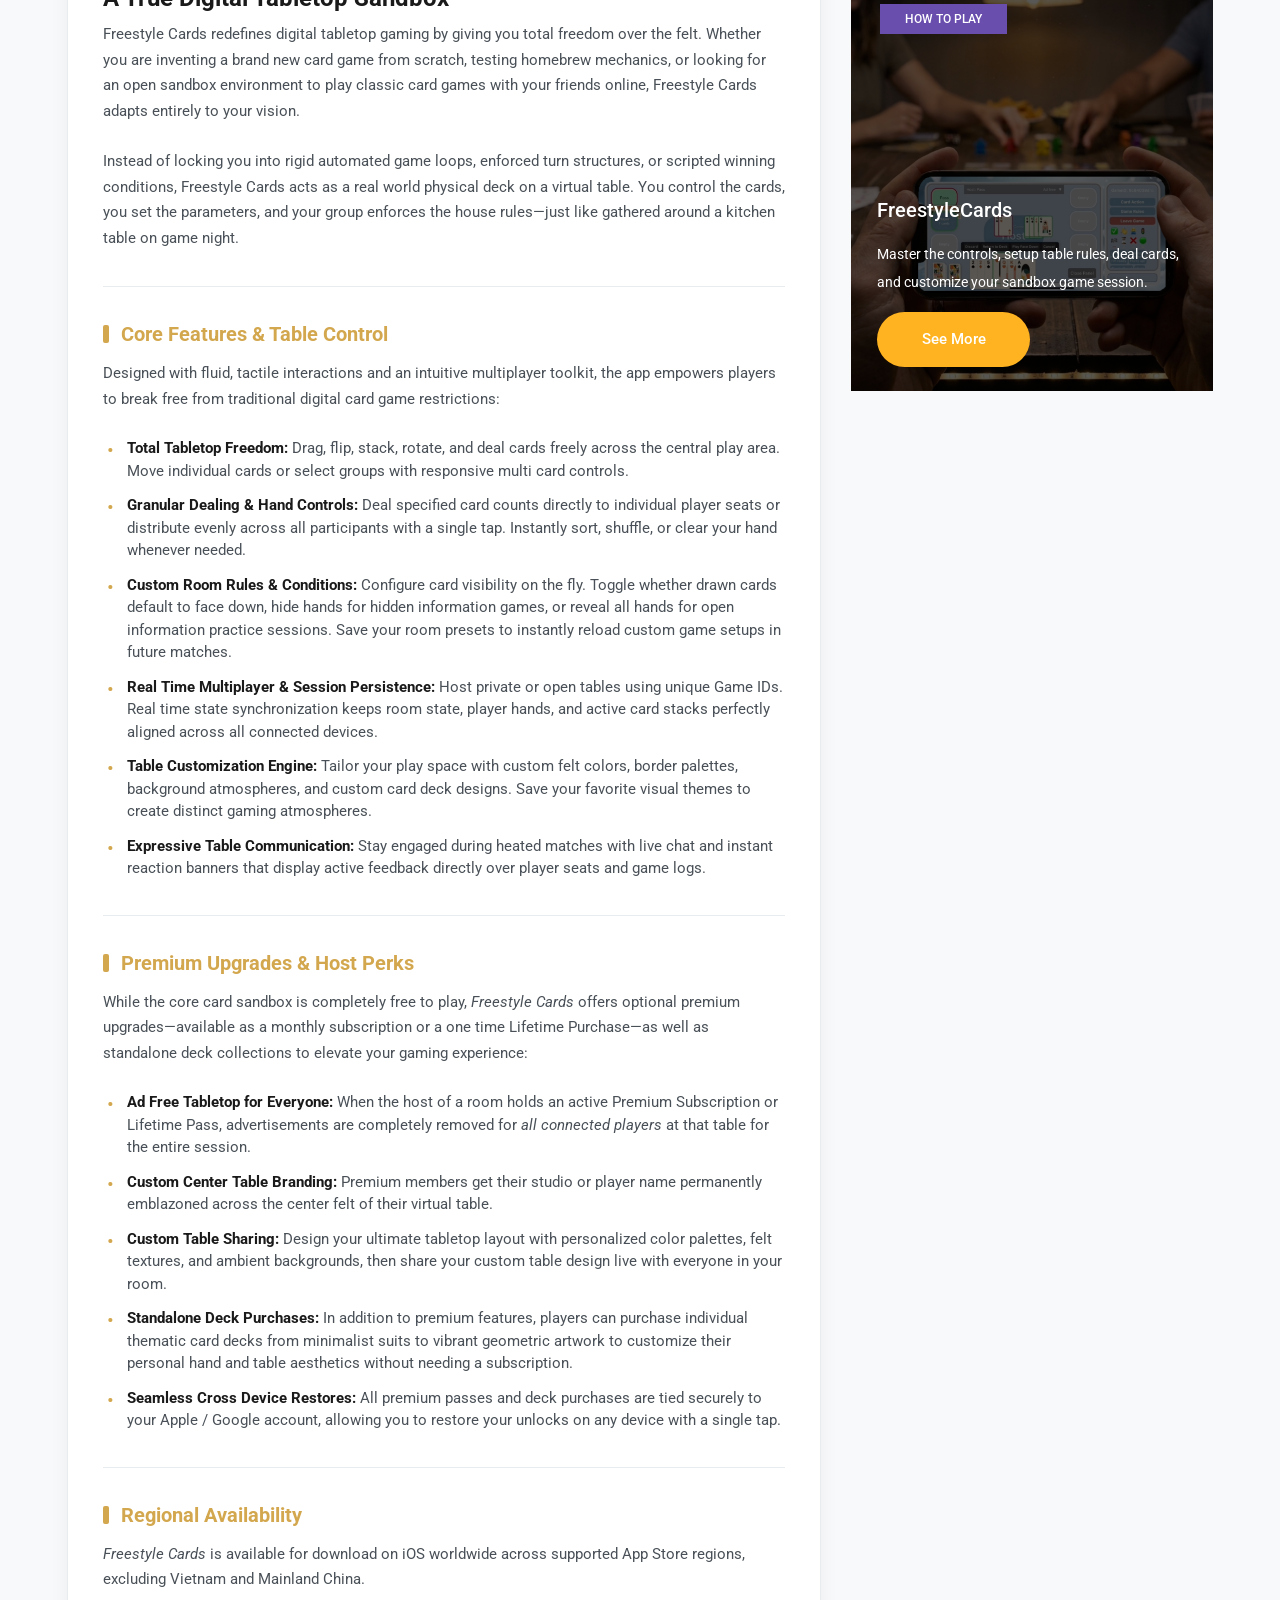
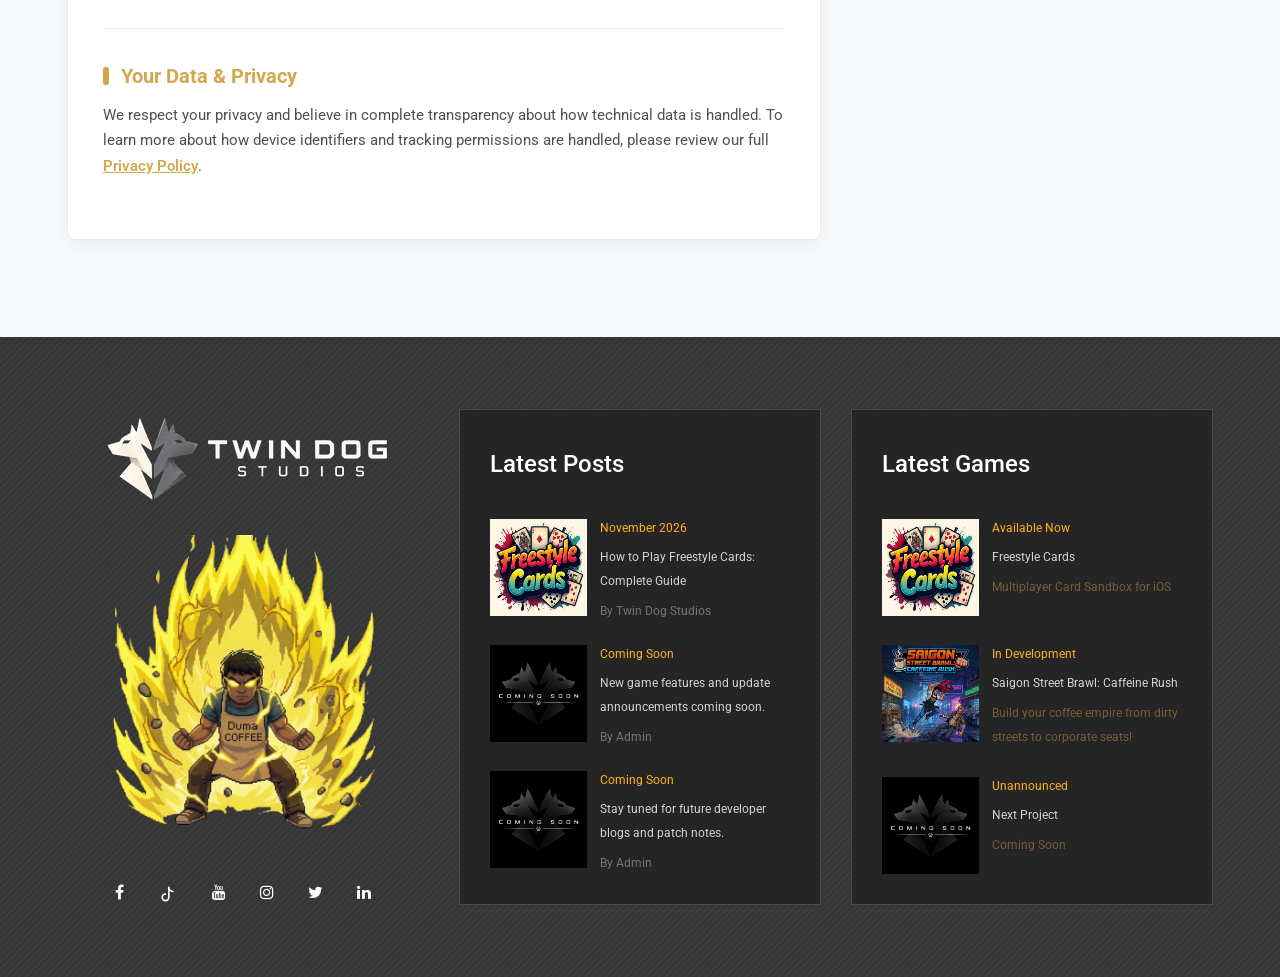
<file: freestyle-cards-game-page.html>
<!DOCTYPE html>
<html lang="zxx">

<head>
	<title>Freestyle Cards - Twin Dog Studios</title>
	<meta charset="UTF-8">
	<meta name="description" content="Freestyle Cards - The Ultimate Multiplayer Card Sandbox">
	<meta name="keywords" content="multiplayer, game, card sandbox, playing cards, freestyle cards, twin dog studios">
	<meta name="viewport" content="width=device-width, initial-scale=1.0">

	<!-- Primary Open Graph Meta Tags for Facebook, LinkedIn, Discord, and Slack -->
	<meta property="og:title" content="Freestyle Cards" />
	<meta property="og:description" content="Play any game. Any rules. Any place." />
	<meta property="og:image" content="https://twindogstudios.com/img/freestyle-social-sharing.png" />
	<meta property="og:url" content="https://twindogstudios.com/freestyle-cards-game-page.html" />
	<meta property="og:type" content="website" />

	<!-- Twitter/X Card Meta Tags -->
	<meta name="twitter:card" content="summary_large_image" />
	<meta name="twitter:title" content="Freestyle Cards" />
	<meta name="twitter:description" content="Play any game. Any rules. Any place." />
	<meta name="twitter:image" content="https://twindogstudios.com/img/freestyle-social-sharing.png" />

	<!-- Favicon -->
	<link href="img/favicon.ico" rel="shortcut icon" />

	<!-- Google Fonts -->
	<link href="https://fonts.googleapis.com/css?family=Roboto:400,400i,500,500i,700,700i" rel="stylesheet">

	<!-- Stylesheets -->
	<link rel="stylesheet" href="css/bootstrap.min.css" />
	<link rel="stylesheet" href="css/font-awesome.min.css" />
	<link rel="stylesheet" href="css/owl.carousel.css" />
	<link rel="stylesheet" href="css/style.css" />
	<link rel="stylesheet" href="css/animate.css" />

	<!--[if lt IE 9]>
      <script src="https://oss.maxcdn.com/html5shiv/3.7.2/html5shiv.min.js"></script>
      <script src="https://oss.maxcdn.com/respond/1.4.2/respond.min.js"></script>
    <![endif]-->

	<style>
        body {
            background-color: #f8f9fa;
            color: #333333;
        }

        .single-blog-page {
            background: #f8f9fa;
            padding-top: 20px;
        }

        /* Header Page Info Section Overlay (Soft Light Gradient over Hero Image) */
        .page-info-section {
            position: relative;
            background-size: cover;
            background-position: center;
            min-height: 220px;
        }

        .page-info-section::after {
            content: "";
            position: absolute;
            top: 0;
            left: 0;
            width: 100%;
            height: 100%;
            background: linear-gradient(180deg, rgba(0, 0, 0, 0.1) 0%, rgba(0, 0, 0, 0.2) 100%);
            z-index: 1;
        }

        /* Title Header Block */
        .main-title-block {
            background: #ffffff;
            border: 1px solid #e9ecef;
            border-left: 4px solid #d3a74e;
            padding: 25px 30px;
            border-radius: 6px;
            margin-bottom: 30px;
            box-shadow: 0 4px 15px rgba(0, 0, 0, 0.05);
        }

        .main-title-block h1 {
            color: #1a1a1a;
            font-size: 32px;
            font-weight: 700;
            margin-bottom: 10px;
            text-transform: uppercase;
            letter-spacing: 1px;
        }

        .main-title-block p {
            color: #6c757d;
            font-size: 16px;
            margin-bottom: 0;
        }

        /* Blog Content Container */
        .blog-content {
            background: #ffffff;
            border: 1px solid #e9ecef;
            padding: 35px;
            border-radius: 8px;
            box-shadow: 0 5px 20px rgba(0, 0, 0, 0.05);
        }

        .blog-content h3 {
            color: #1a1a1a;
            font-size: 24px;
            font-weight: 700;
            margin-bottom: 15px;
        }

        .blog-content h4 {
            color: #d3a74e;
            font-size: 20px;
            font-weight: 700;
            margin-top: 35px;
            margin-bottom: 15px;
            display: flex;
            align-items: center;
        }

        .blog-content h4::before {
            content: "";
            display: inline-block;
            width: 6px;
            height: 18px;
            background: #d3a74e;
            margin-right: 12px;
            border-radius: 2px;
        }

        .blog-content p {
            color: #495057;
            line-height: 1.7;
            font-size: 15px;
        }

        /* Screenshot Containers */
        .tutorial-img-wrap {
            position: relative;
            border-radius: 6px;
            overflow: hidden;
            border: 1px solid #e2e8f0;
            box-shadow: 0 4px 12px rgba(0, 0, 0, 0.08);
            margin: 20px 0 25px 0;
            transition: all 0.3s ease;
        }

        .tutorial-img-wrap:hover {
            border-color: #d3a74e;
            box-shadow: 0 6px 18px rgba(211, 167, 78, 0.2);
            transform: translateY(-2px);
        }

        .tutorial-img-wrap img {
            width: 100%;
            height: auto;
            display: block;
        }

        /* Gold Bullet List Accents */
        .blog-content ul {
            list-style: none;
            padding-left: 0;
            margin-top: 15px;
        }

        .blog-content ul li {
            position: relative;
            padding-left: 24px;
            margin-bottom: 12px;
            color: #495057;
            font-size: 15px;
        }

        .blog-content ul li::before {
            content: "•";
            position: absolute;
            left: 4px;
            top: -2px;
            color: #d3a74e;
            font-size: 20px;
        }

        .blog-content ul li strong {
            color: #1a1a1a;
        }

        .blog-content hr {
            border-top: 1px solid #e9ecef;
            margin: 35px 0;
        }

        /* App Store Button */
        /* .app-store-btn {
            background: #d3a74e !important;
            color: #ffffff !important;
            font-weight: 700;
            border: none;
            padding: 15px;
            border-radius: 4px;
            box-shadow: 0 4px 12px rgba(211, 167, 78, 0.3);
            transition: all 0.3s ease;
        } */

        .app-store-btn:hover {
            background: #b88e38 !important;
            transform: translateY(-2px);
            box-shadow: 0 6px 16px rgba(211, 167, 78, 0.4);
        }
    </style>
</head>

<body>
	<!-- Page Preloder -->
	<div id="preloder">
		<div class="loader"></div>
	</div>

	<!-- Header section -->
	<header class="header-section">
		<div class="container">
			<!-- logo -->
			<a class="site-logo" href="index.html">
				<img src="img/logo.png" alt="Twin Dog Studios">
			</a>
			<!-- responsive -->
			<div class="nav-switch">
				<i class="fa fa-bars"></i>
			</div>
			<!-- site menu -->
			<nav class="main-menu">
				<ul>
					<li><a href="index.html">Home</a></li>
					<li><a href="games.html">Games</a></li>
					<li><a href="blogs.html">Blog</a></li>
					<li><a href="contact.html">Contact</a></li>
				</ul>
			</nav>
		</div>
	</header>
	<!-- Header section end -->

	<!-- Page info section -->
	<section class="page-info-section set-bg" data-setbg="img/freestylecards/marketing-freestylecards-1.jpg">
		<!-- <div class="pi-content">
			<div class="container">
				<div class="row">
					<div class="col-xl-8 col-lg-8 text-white">
						<h2>Freestyle Cards</h2>
						<p>Lose the restrictive decks. Create, customize, and play any game you can imagine with friends in the ultimate digital card sandbox.</p>
					</div>
				</div>
			</div>
		</div> -->
	</section>
	<!-- Page info section -->

	<!-- Page section -->
	<section class="page-section single-blog-page spad">
        <div class="container">
            <div class="row">
                <div class="col-lg-8">
                    <!-- Stylized Main Page Title -->
                    <div class="main-title-block">
                        <h1>Freestyle Cards</h1>
                        <div class="post-meta"
                            style="color: #d3a74e; font-size: 13px; font-weight: 500; margin-bottom: 8px;">
                            <span><i class="fa fa-calendar"></i> November 2026</span> &nbsp;|&nbsp;
                            <span><i class="fa fa-apple"></i> iOS App Store</span>
                        </div>
                        <p>Any Game. Any Rule. Any Place. Play Without Limits.</p>
                    </div>

                    <!-- Main Marketing Banner -->
                    <div class="tutorial-img-wrap">
                        <img src="img/freestylecards/marketing-freestylecards-2.jpg" alt="Freestyle Cards Marketing Preview">
                    </div>

                    <!-- Blog Content Box -->
                    <div class="blog-content">
                        <h3>A True Digital Tabletop Sandbox</h3>
                        <p>Freestyle Cards redefines digital tabletop gaming by giving you total freedom over the felt. Whether you are inventing a brand new card game from scratch, testing homebrew mechanics, or looking for an open sandbox environment to play classic card games with your friends online, Freestyle Cards adapts entirely to your vision.</p>
                        
                        <p>Instead of locking you into rigid automated game loops, enforced turn structures, or scripted winning conditions, Freestyle Cards acts as a real world physical deck on a virtual table. You control the cards, you set the parameters, and your group enforces the house rules—just like gathered around a kitchen table on game night.</p>

                        <hr>

                        <h4>Core Features & Table Control</h4>
                        <p>Designed with fluid, tactile interactions and an intuitive multiplayer toolkit, the app empowers players to break free from traditional digital card game restrictions:</p>
                        
                        <ul>
                            <li><strong>Total Tabletop Freedom:</strong> Drag, flip, stack, rotate, and deal cards freely across the central play area. Move individual cards or select groups with responsive multi card controls.</li>
                            <li><strong>Granular Dealing & Hand Controls:</strong> Deal specified card counts directly to individual player seats or distribute evenly across all participants with a single tap. Instantly sort, shuffle, or clear your hand whenever needed.</li>
                            <li><strong>Custom Room Rules & Conditions:</strong> Configure card visibility on the fly. Toggle whether drawn cards default to face down, hide hands for hidden information games, or reveal all hands for open information practice sessions. Save your room presets to instantly reload custom game setups in future matches.</li>
                            <li><strong>Real Time Multiplayer & Session Persistence:</strong> Host private or open tables using unique Game IDs. Real time state synchronization keeps room state, player hands, and active card stacks perfectly aligned across all connected devices.</li>
                            <li><strong>Table Customization Engine:</strong> Tailor your play space with custom felt colors, border palettes, background atmospheres, and custom card deck designs. Save your favorite visual themes to create distinct gaming atmospheres.</li>
                            <li><strong>Expressive Table Communication:</strong> Stay engaged during heated matches with live chat and instant reaction banners that display active feedback directly over player seats and game logs.</li>
                        </ul>

                        <hr>

                        <h4>Premium Upgrades & Host Perks</h4>
                        <p>While the core card sandbox is completely free to play, <em>Freestyle Cards</em> offers optional premium upgrades—available as a monthly subscription or a one time Lifetime Purchase—as well as standalone deck collections to elevate your gaming experience:</p>
                        
                        <ul>
                            <li><strong>Ad Free Tabletop for Everyone:</strong> When the host of a room holds an active Premium Subscription or Lifetime Pass, advertisements are completely removed for <em>all connected players</em> at that table for the entire session.</li>
                            <li><strong>Custom Center Table Branding:</strong> Premium members get their studio or player name permanently emblazoned across the center felt of their virtual table.</li>
                            <li><strong>Custom Table Sharing:</strong> Design your ultimate tabletop layout with personalized color palettes, felt textures, and ambient backgrounds, then share your custom table design live with everyone in your room.</li>
                            <li><strong>Standalone Deck Purchases:</strong> In addition to premium features, players can purchase individual thematic card decks from minimalist suits to vibrant geometric artwork to customize their personal hand and table aesthetics without needing a subscription.</li>
                            <li><strong>Seamless Cross Device Restores:</strong> All premium passes and deck purchases are tied securely to your Apple / Google account, allowing you to restore your unlocks on any device with a single tap.</li>
                        </ul>

                        <hr>

                        <h4>Regional Availability</h4>
                        <p><em>Freestyle Cards</em> is available for download on iOS worldwide across supported App Store regions, excluding Vietnam and Mainland China.</p>

                        <hr>

                        <h4>Your Data & Privacy</h4>
                        <p>We respect your privacy and believe in complete transparency about how technical data is handled. To learn more about how device identifiers and tracking permissions are handled, please review our full <a href="freestylecards-privacy-policy.html" style="color: #d3a74e; font-weight: 600; text-decoration: underline;">Privacy Policy</a>.</p>
                    </div>
                </div>

                <!-- Sidebar Widget Area -->
                <div class="col-lg-4 col-md-7 sidebar pt-5 pt-lg-0">
                    <!-- App Store Download Widget -->
                    <div class="widget-item">
                        <div class="app-store-widget text-center">
                            <a href="https://apps.apple.com/us/app/freestyle-cards/id6754509574" target="_blank"
                                class="site-btn btn-block app-store-btn">
                                <i class="fa fa-apple" aria-hidden="true"></i> Download on App Store
                            </a>
                        </div>
                    </div>

                    <!-- Check Out Other Games Section -->
                    <div class="widget-item">
                        <h4 class="widget-title"
                            style="font-size: 18px; font-weight: 700; color: #1a1a1a; margin-bottom: 15px; border-bottom: 2px solid #d3a74e; padding-bottom: 8px;">
                            Check Out Other Games</h4>
                        <div class="feature-item set-bg" data-setbg="img/saigonstreetbrawl/slider-2.jpg">
                            <span class="cata racing">In Development</span>
                            <div class="fi-content text-white">
                                <h5>Saigon Street Brawl: Caffeine Rush</h5>
                                <p>Step into neon alleys, brew chaos, and brawl your way to the top of the coffee corporate underworld.</p>
                                <a href="saigon-street-brawl-game-page.html" class="site-btn">See More</a>
                            </div>
                        </div>
                    </div>

                    <!-- Related Articles Section -->
                    <div class="widget-item">
                        <h4 class="widget-title"
                            style="font-size: 18px; font-weight: 700; color: #1a1a1a; margin-bottom: 15px; border-bottom: 2px solid #d3a74e; padding-bottom: 8px;">
                            Related Articles</h4>
                        <div class="feature-item set-bg" data-setbg="img/freestylecards/marketing-freestylecards-2.jpg">
                            <span class="cata racing">How to Play</span>
                            <div class="fi-content text-white">
                                <h5>FreestyleCards</h5>
                                <p>Master the controls, setup table rules, deal cards, and customize your sandbox game session.</p>
                                <a href="freestyle-cards-tutorial.html" class="site-btn">See More</a>
                            </div>
                        </div>
                    </div>
                </div>
            </div>
        </div>
    </section>
    <!-- Page section end -->

	<!-- Footer top section -->
	<section class="footer-top-section">
		<div class="container">
			<div class="footer-top-bg">
				<img src="img/saigonstreetbrawl/caffeine-rage-1.png" alt="">
			</div>
			<div class="row" style="display: flex; flex-wrap: wrap;">
				<div class="col-lg-4" style="display: flex; flex-direction: column; justify-content: space-between;">
					<div class="footer-logo text-white">
						<img src="img/logo.png" alt="">
						<!-- <p>Lorem ipsum dolor sit amet, consectetur adipisc ing ipsum dolor sit ame.</p> -->
					</div>
					<div class="social-links">
						<a href="#"><i class="fa fa-facebook"></i></a>
                        <a href="#"><svg viewBox="0 0 24 24" width="20" height="20" stroke="currentColor" stroke-width="2" fill="none" stroke-linecap="round" stroke-linejoin="round" style="vertical-align: middle;"><path d="M9 12a4 4 0 1 0 4 4V4a5 5 0 0 0 5 5"></path></svg></a>
                        <a href="#"><i class="fa fa-youtube"></i></a>
                        <a href="#"><i class="fa fa-instagram"></i></a>
                        <a href="#"><i class="fa fa-twitter"></i></a>
                        <a href="#"><i class="fa fa-linkedin"></i></a>
					</div>
				</div>
				<div class="col-lg-4 col-md-6" style="display: flex; flex-direction: column;">
					<div class="footer-widget mb-5 mb-md-0"
						style="display: flex; flex-direction: column; height: 100%;">
						<h4 class="fw-title">Latest Posts</h4>
						<div class="latest-blog"
							style="flex-grow: 1; display: flex; flex-direction: column; justify-content: space-between;">

							<!-- Post 1 -->
							<a href="freestyle-cards-tutorial.html" class="lb-item"
								style="text-decoration: none; color: inherit;">
								<div class="lb-thumb set-bg" data-setbg="img/freestylecards/freestylecards-icon.jpg"></div>
								<div class="lb-content">
									<div class="lb-date">November 2026</div>
									<p>How to Play Freestyle Cards: Complete Guide</p>
									<span class="lb-author">By Twin Dog Studios</span>
								</div>
							</a>

							<!-- Post 2 -->
							<a href="#" class="lb-item" style="text-decoration: none; color: inherit;">
								<div class="lb-thumb set-bg" data-setbg="img/coming-soon-2.png"></div>
								<div class="lb-content">
									<div class="lb-date">Coming Soon</div>
									<p>New game features and update announcements coming soon.</p>
									<span class="lb-author">By Admin</span>
								</div>
							</a>

							<!-- Post 3 -->
							<a href="#" class="lb-item" style="text-decoration: none; color: inherit;">
								<div class="lb-thumb set-bg" data-setbg="img/coming-soon-2.png"></div>
								<div class="lb-content">
									<div class="lb-date">Coming Soon</div>
									<p>Stay tuned for future developer blogs and patch notes.</p>
									<span class="lb-author">By Admin</span>
								</div>
							</a>

						</div>
					</div>
				</div>

				<!-- Column 3: Latest Games -->
				<div class="col-lg-4 col-md-6" style="display: flex; flex-direction: column;">
					<div class="footer-widget" style="display: flex; flex-direction: column; height: 100%;">
						<h4 class="fw-title">Latest Games</h4>
						<div class="latest-blog"
							style="flex-grow: 1; display: flex; flex-direction: column; justify-content: space-between;">

							<!-- Game 1 -->
							<a href="freestyle-cards-game-page.html" class="lb-item"
								style="text-decoration: none; color: inherit;">
								<div class="lb-thumb set-bg" data-setbg="img/freestylecards/freestylecards-icon.jpg"></div>
								<div class="lb-content">
									<div class="lb-date">Available Now</div>
									<p>Freestyle Cards</p>
									<span class="lb-author" style="color: #d3a74e;">Multiplayer Card Sandbox for
										iOS</span>
								</div>
							</a>

							<!-- Game 2 -->
							<a href="saigon-street-brawl-game-page.html" class="lb-item"
								style="text-decoration: none; color: inherit;">
								<div class="lb-thumb set-bg" data-setbg="img/saigonstreetbrawl/slider-2.jpg"></div>
								<div class="lb-content">
									<div class="lb-date">In Development</div>
									<p>Saigon Street Brawl: Caffeine Rush</p>
									<span class="lb-author" style="color: #d3a74e;">Build your coffee empire from dirty
										streets to corporate seats!</span>
								</div>
							</a>

							<!-- Game 3 -->
							<a href="#" class="lb-item" style="text-decoration: none; color: inherit;">
								<div class="lb-thumb set-bg" data-setbg="img/coming-soon-2.png"></div>
								<div class="lb-content">
									<div class="lb-date">Unannounced</div>
									<p>Next Project</p>
									<span class="lb-author" style="color: #d3a74e;">Coming Soon</span>
								</div>
							</a>

						</div>
					</div>

				</div>
			</div>
		</div>
	</section>
	<!-- Footer top section end -->

	<!--====== Javascripts & Jquery ======-->
	<script src="js/jquery-3.2.1.min.js"></script>
	<script src="js/bootstrap.min.js"></script>
	<script src="js/owl.carousel.min.js"></script>
	<script src="js/jquery.marquee.min.js"></script>
	<script src="js/main.js"></script>
</body>

</html>
</file>
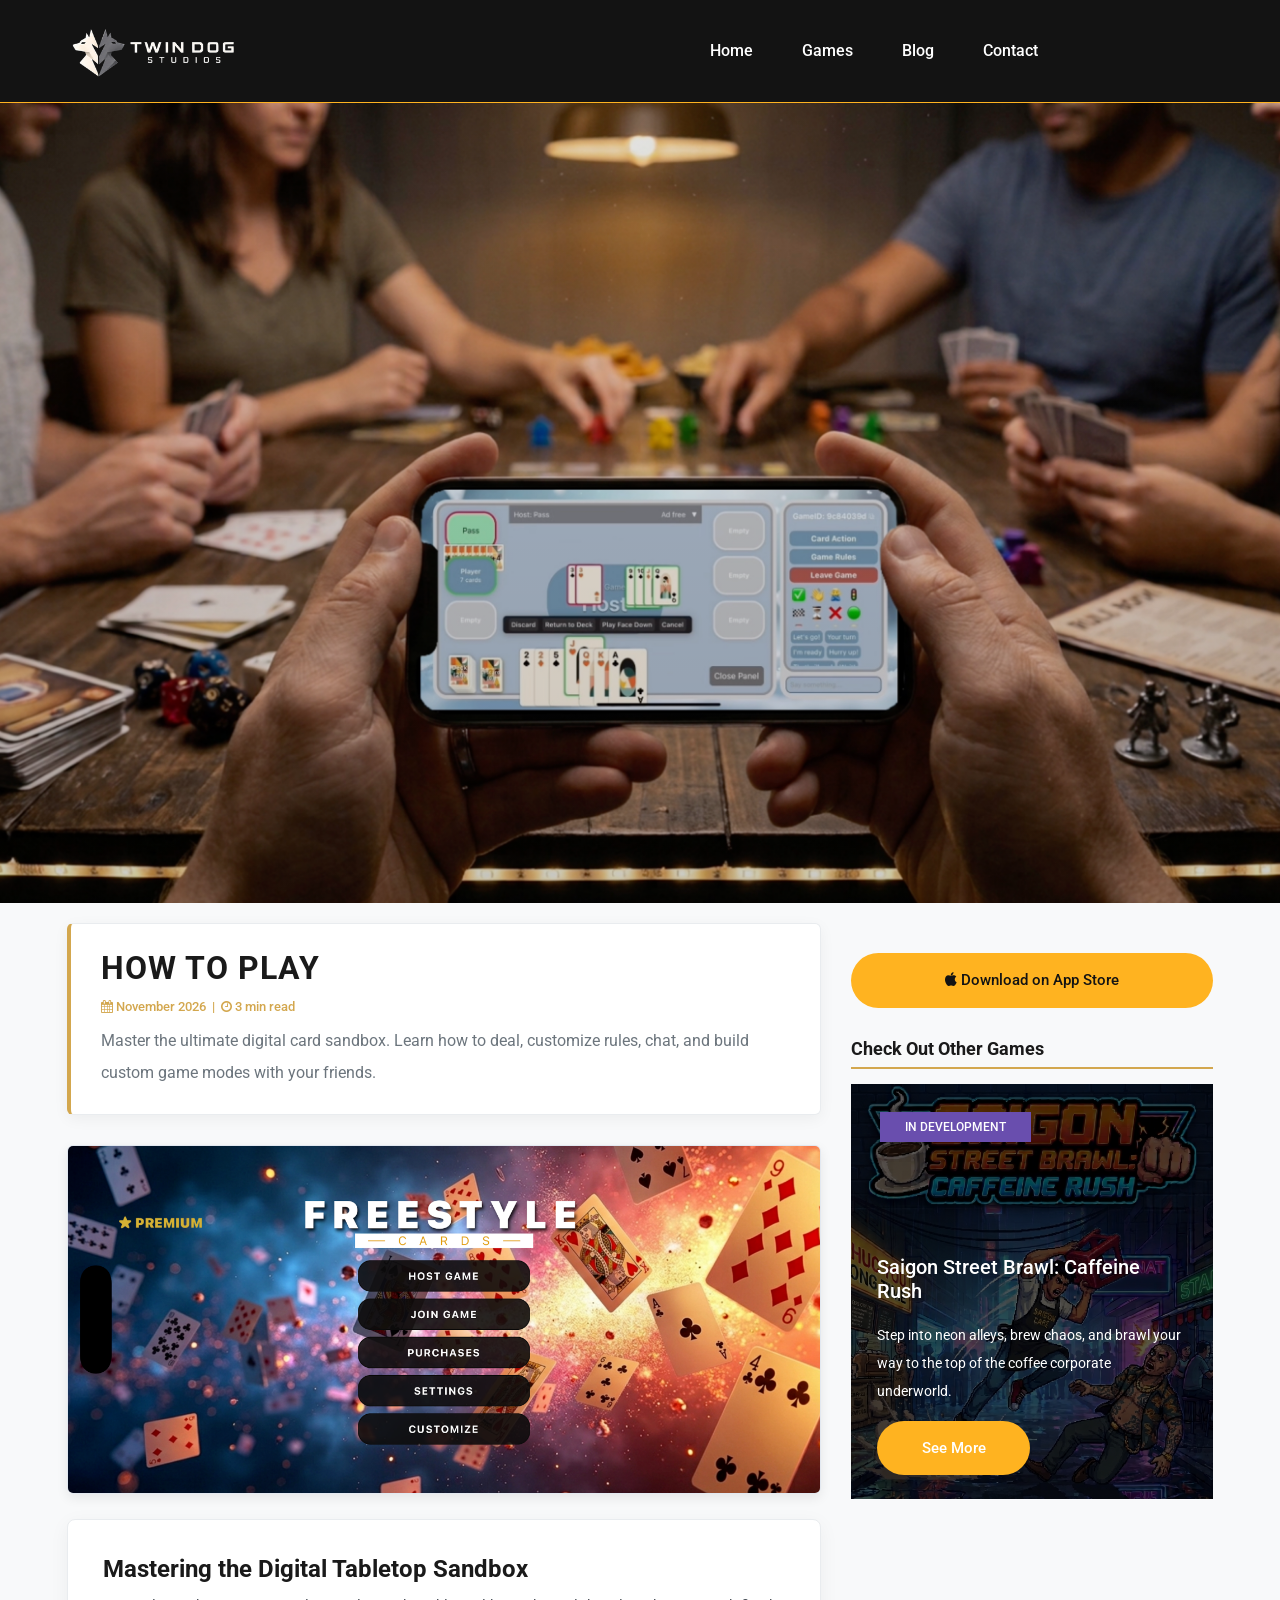
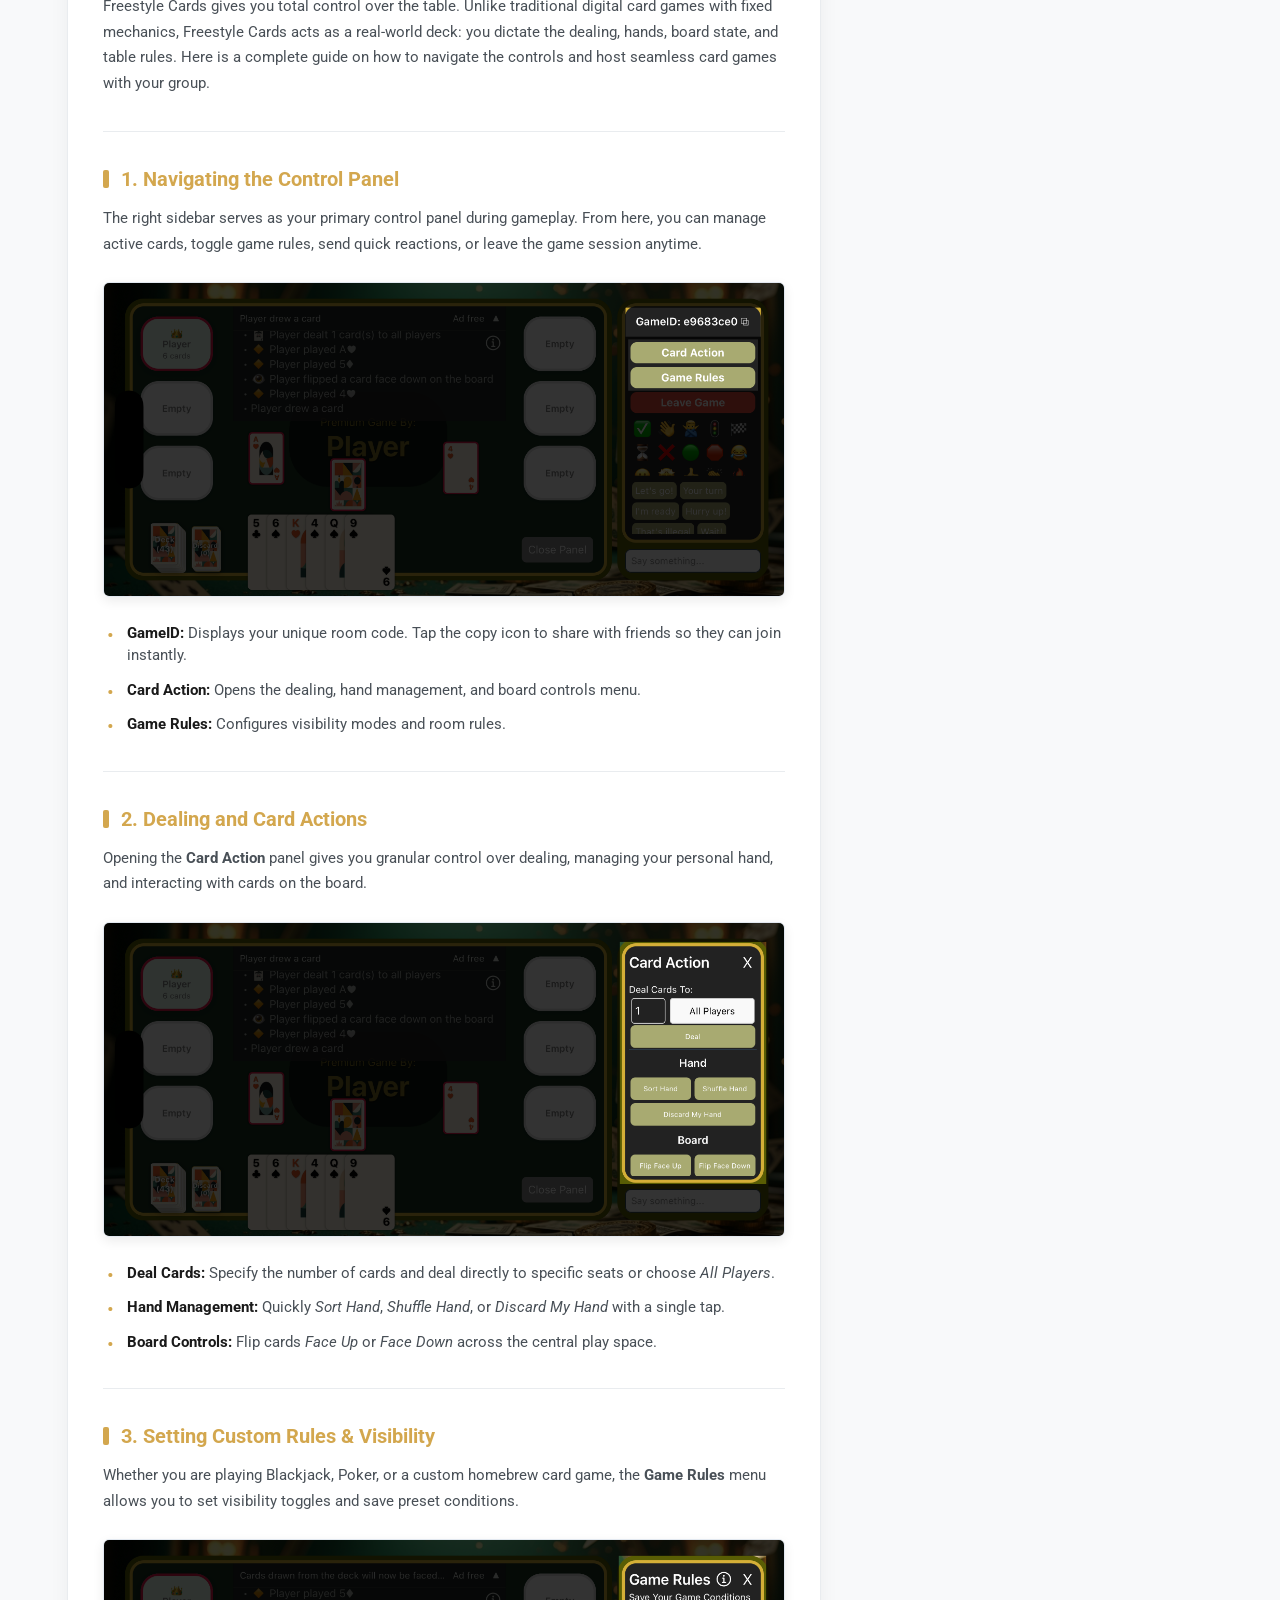
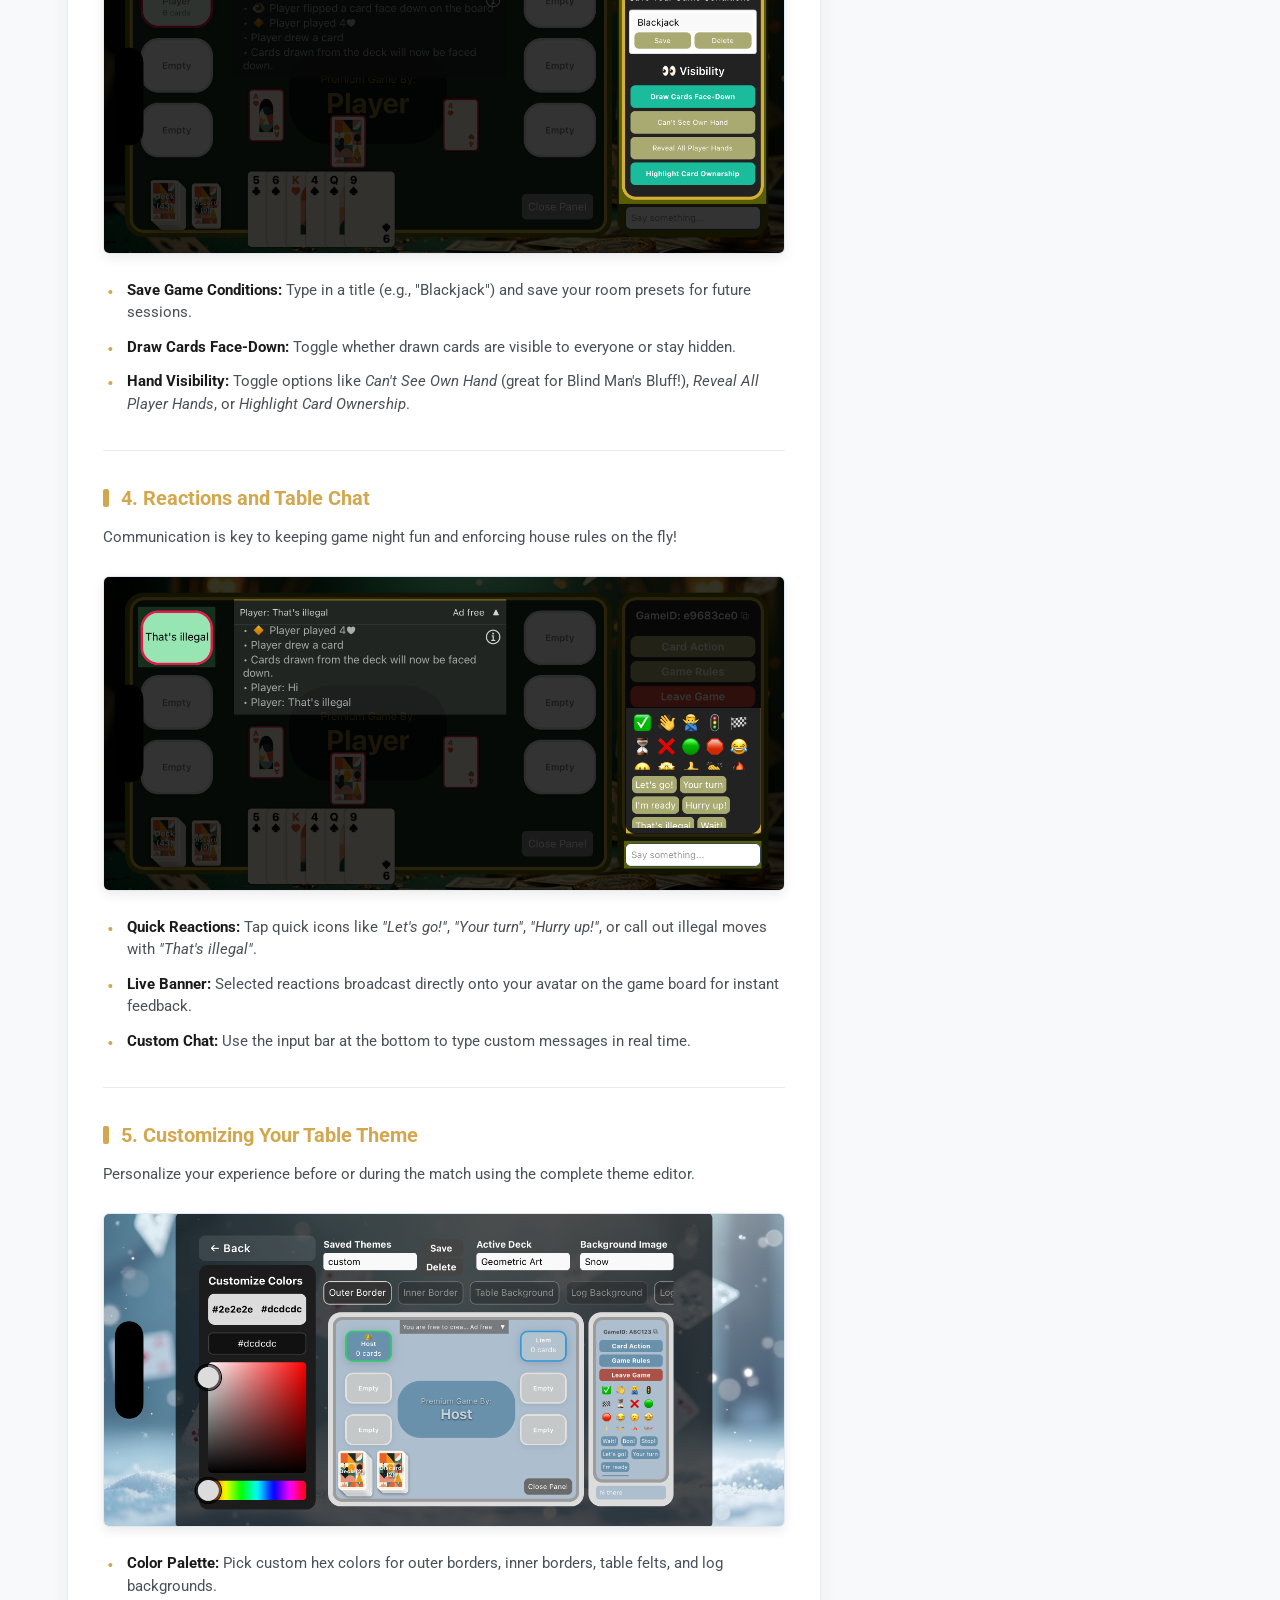
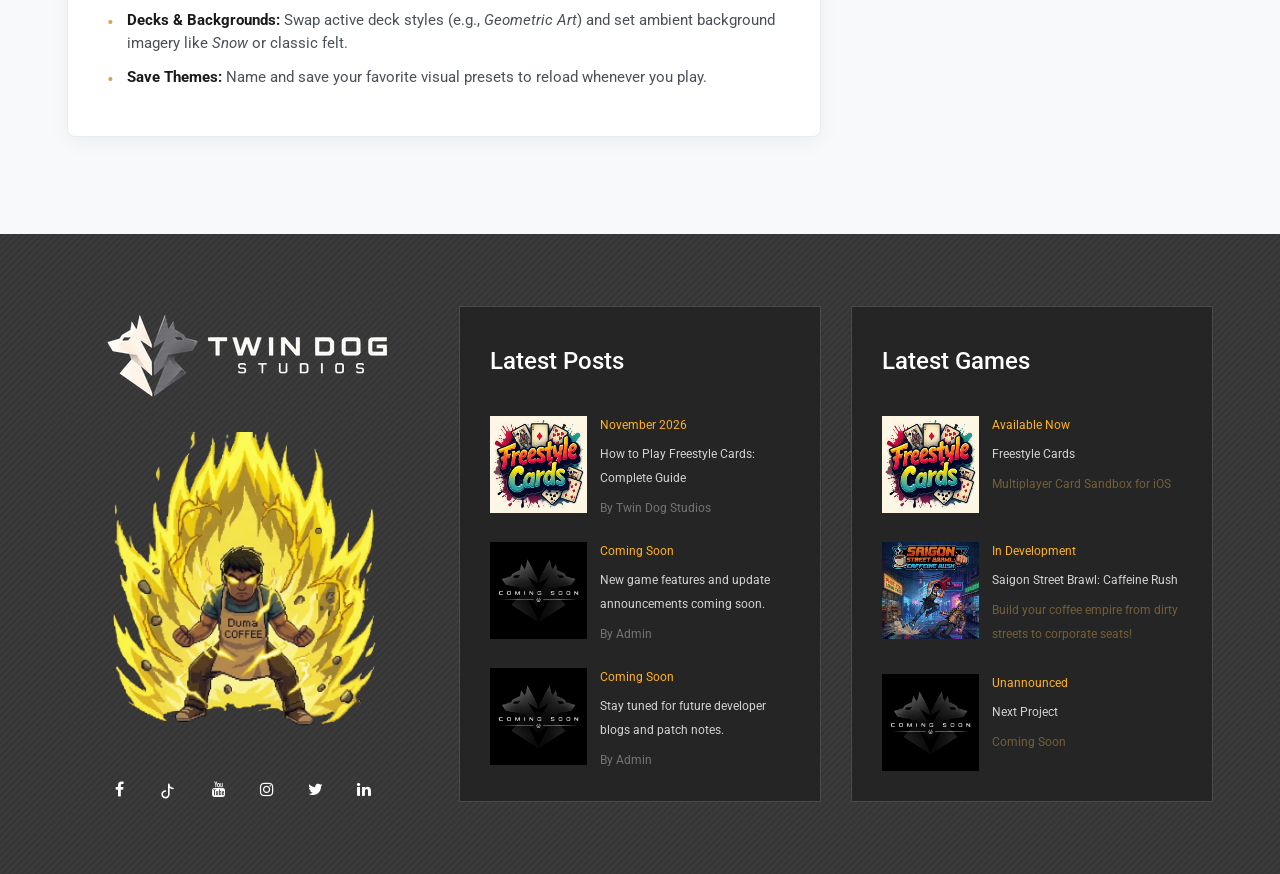
<file: freestyle-cards-tutorial.html>
<!DOCTYPE html>
<html lang="zxx">

<head>
    <title>How to Play - Freestyle Cards - Twin Dog Studios</title>
    <meta charset="UTF-8">
    <meta name="description"
        content="Master Freestyle Cards: Learn how to manage card actions, customize rules, chat, and personalize your virtual card table.">
    <meta name="keywords"
        content="multiplayer, game, card sandbox, playing cards, freestyle cards, guide, how to play, twin dog studios">
    <meta name="viewport" content="width=device-width, initial-scale=1.0">

    <!-- Primary Open Graph Meta Tags for Facebook, LinkedIn, Discord, and Slack -->
	<meta property="og:title" content="Freestyle Cards" />
	<meta property="og:description" content="How to Play: Deep Dive" />
	<meta property="og:image" content="https://twindogstudios.com/img/freestyle-social-sharing.png" />
	<meta property="og:url" content="https://twindogstudios.com/freestyle-cards-tutorial.html" />
	<meta property="og:type" content="website" />

	<!-- Twitter/X Card Meta Tags -->
	<meta name="twitter:card" content="summary_large_image" />
	<meta name="twitter:title" content="Freestyle Cards" />
	<meta name="twitter:description" content="How to Play: Deep Dive" />
	<meta name="twitter:image" content="https://twindogstudios.com/img/freestyle-social-sharing.png" />

    <!-- Favicon -->
    <link href="img/favicon.ico" rel="shortcut icon" />

    <!-- Google Fonts -->
    <link href="https://fonts.googleapis.com/css?family=Roboto:400,400i,500,500i,700,700i" rel="stylesheet">

    <!-- Stylesheets -->
    <link rel="stylesheet" href="css/bootstrap.min.css" />
    <link rel="stylesheet" href="css/font-awesome.min.css" />
    <link rel="stylesheet" href="css/owl.carousel.css" />
    <link rel="stylesheet" href="css/style.css" />
    <link rel="stylesheet" href="css/animate.css" />

    <style>
        body {
            background-color: #f8f9fa;
            color: #333333;
        }

        .single-blog-page {
            background: #f8f9fa;
            padding-top: 20px;
        }

        /* Header Page Info Section Overlay (Soft Light Gradient over Hero Image) */
        .page-info-section {
            position: relative;
            background-size: cover;
            background-position: center;
            min-height: 220px;
        }

        .page-info-section::after {
            content: "";
            position: absolute;
            top: 0;
            left: 0;
            width: 100%;
            height: 100%;
            background: linear-gradient(180deg, rgba(0, 0, 0, 0.1) 0%, rgba(0, 0, 0, 0.2) 100%);
            z-index: 1;
        }

        /* Title Header Block */
        .main-title-block {
            background: #ffffff;
            border: 1px solid #e9ecef;
            border-left: 4px solid #d3a74e;
            padding: 25px 30px;
            border-radius: 6px;
            margin-bottom: 30px;
            box-shadow: 0 4px 15px rgba(0, 0, 0, 0.05);
        }

        .main-title-block h1 {
            color: #1a1a1a;
            font-size: 32px;
            font-weight: 700;
            margin-bottom: 10px;
            text-transform: uppercase;
            letter-spacing: 1px;
        }

        .main-title-block p {
            color: #6c757d;
            font-size: 16px;
            margin-bottom: 0;
        }

        /* Blog Content Container */
        .blog-content {
            background: #ffffff;
            border: 1px solid #e9ecef;
            padding: 35px;
            border-radius: 8px;
            box-shadow: 0 5px 20px rgba(0, 0, 0, 0.05);
        }

        .blog-content h3 {
            color: #1a1a1a;
            font-size: 24px;
            font-weight: 700;
            margin-bottom: 15px;
        }

        .blog-content h4 {
            color: #d3a74e;
            font-size: 20px;
            font-weight: 700;
            margin-top: 35px;
            margin-bottom: 15px;
            display: flex;
            align-items: center;
        }

        .blog-content h4::before {
            content: "";
            display: inline-block;
            width: 6px;
            height: 18px;
            background: #d3a74e;
            margin-right: 12px;
            border-radius: 2px;
        }

        .blog-content p {
            color: #495057;
            line-height: 1.7;
            font-size: 15px;
        }

        /* Screenshot Containers */
        .tutorial-img-wrap {
            position: relative;
            border-radius: 6px;
            overflow: hidden;
            border: 1px solid #e2e8f0;
            box-shadow: 0 4px 12px rgba(0, 0, 0, 0.08);
            margin: 20px 0 25px 0;
            transition: all 0.3s ease;
        }

        .tutorial-img-wrap:hover {
            border-color: #d3a74e;
            box-shadow: 0 6px 18px rgba(211, 167, 78, 0.2);
            transform: translateY(-2px);
        }

        .tutorial-img-wrap img {
            width: 100%;
            height: auto;
            display: block;
        }

        /* Gold Bullet List Accents */
        .blog-content ul {
            list-style: none;
            padding-left: 0;
            margin-top: 15px;
        }

        .blog-content ul li {
            position: relative;
            padding-left: 24px;
            margin-bottom: 12px;
            color: #495057;
            font-size: 15px;
        }

        .blog-content ul li::before {
            content: "•";
            position: absolute;
            left: 4px;
            top: -2px;
            color: #d3a74e;
            font-size: 20px;
        }

        .blog-content ul li strong {
            color: #1a1a1a;
        }

        .blog-content hr {
            border-top: 1px solid #e9ecef;
            margin: 35px 0;
        }

        /* Sidebar App Store Button */
        /* .app-store-btn {
            background: #d3a74e !important;
            color: #ffffff !important;
            font-weight: 700;
            border: none;
            padding: 15px;
            border-radius: 4px;
            box-shadow: 0 4px 12px rgba(211, 167, 78, 0.3);
            transition: all 0.3s ease;
        } */

        /* .app-store-btn:hover {
            background: #b88e38 !important;
            transform: translateY(-2px);
            box-shadow: 0 6px 16px rgba(211, 167, 78, 0.4);
        } */
    </style>

    <!--[if lt IE 9]>
      <script src="https://oss.maxcdn.com/html5shiv/3.7.2/html5shiv.min.js"></script>
      <script src="https://oss.maxcdn.com/respond/1.4.2/respond.min.js"></script>
    <![endif]-->
</head>

<body>
    <!-- Page Preloder -->
    <div id="preloder">
        <div class="loader"></div>
    </div>

    <!-- Header section -->
    <header class="header-section">
        <div class="container">
            <!-- logo -->
            <a class="site-logo" href="index.html">
                <img src="img/logo.png" alt="Twin Dog Studios">
            </a>
            <!-- responsive -->
            <div class="nav-switch">
                <i class="fa fa-bars"></i>
            </div>
            <!-- site menu -->
            <nav class="main-menu">
                <ul>
                    <li><a href="index.html">Home</a></li>
                    <li><a href="games.html">Games</a></li>
                    <li><a href="blogs.html">Blog</a></li>
                    <li><a href="contact.html">Contact</a></li>
                </ul>
            </nav>
        </div>
    </header>
    <!-- Header section end -->

    <!-- Page info section with Hero Overlay -->
    <section class="page-info-section set-bg" data-setbg="img/freestylecards/marketing-freestylecards-2.jpg">
    </section>
    <!-- Page info section end -->

    <!-- Page section -->
    <section class="page-section single-blog-page spad">
        <div class="container">
            <div class="row">
                <div class="col-lg-8">
                    <!-- Stylized Main Page Title -->
                    <div class="main-title-block">
                        <h1>How to Play</h1>
                        <div class="post-meta"
                            style="color: #d3a74e; font-size: 13px; font-weight: 500; margin-bottom: 8px;">
                            <span><i class="fa fa-calendar"></i> November 2026</span> &nbsp;|&nbsp;
                            <span><i class="fa fa-clock-o"></i> 3 min read</span>
                        </div>
                        <p>Master the ultimate digital card sandbox. Learn how to deal, customize rules, chat, and build
                            custom game modes with your friends.</p>
                    </div>

                    <!-- Main Gameplay Banner -->
                    <div class="tutorial-img-wrap">
                        <img src="img/tutorial/main-screen.png" alt="Freestyle Cards Gameplay Preview">
                    </div>

                    <!-- Blog Content -->
                    <div class="blog-content">
                        <h3>Mastering the Digital Tabletop Sandbox</h3>
                        <p>Freestyle Cards gives you total control over the table. Unlike traditional digital card games
                            with fixed mechanics, Freestyle Cards acts as a real-world deck: you dictate the dealing,
                            hands, board state, and table rules. Here is a complete guide on how to navigate the
                            controls and host seamless card games with your group.</p>

                        <hr>

                        <!-- Step 1: Control Panel -->
                        <h4>1. Navigating the Control Panel</h4>
                        <p>The right sidebar serves as your primary control panel during gameplay. From here, you can
                            manage active cards, toggle game rules, send quick reactions, or leave the game session
                            anytime.</p>
                        <div class="tutorial-img-wrap">
                            <img src="img/tutorial/Tutorial.gamepanel.png" alt="Game Panel Overview">
                        </div>
                        <ul>
                            <li><strong>GameID:</strong> Displays your unique room code. Tap the copy icon to share with
                                friends so they can join instantly.</li>
                            <li><strong>Card Action:</strong> Opens the dealing, hand management, and board controls
                                menu.</li>
                            <li><strong>Game Rules:</strong> Configures visibility modes and room rules.</li>
                        </ul>

                        <hr>

                        <!-- Step 2: Card Actions -->
                        <h4>2. Dealing and Card Actions</h4>
                        <p>Opening the <strong>Card Action</strong> panel gives you granular control over dealing,
                            managing your personal hand, and interacting with cards on the board.</p>
                        <div class="tutorial-img-wrap">
                            <img src="img/tutorial/Tutorial.cardaction.png" alt="Card Action Panel">
                        </div>
                        <ul>
                            <li><strong>Deal Cards:</strong> Specify the number of cards and deal directly to specific
                                seats or choose <em>All Players</em>.</li>
                            <li><strong>Hand Management:</strong> Quickly <em>Sort Hand</em>, <em>Shuffle Hand</em>, or
                                <em>Discard My Hand</em> with a single tap.
                            </li>
                            <li><strong>Board Controls:</strong> Flip cards <em>Face Up</em> or <em>Face Down</em>
                                across the central play space.</li>
                        </ul>

                        <hr>

                        <!-- Step 3: Game Rules -->
                        <h4>3. Setting Custom Rules & Visibility</h4>
                        <p>Whether you are playing Blackjack, Poker, or a custom homebrew card game, the <strong>Game
                                Rules</strong> menu allows you to set visibility toggles and save preset conditions.</p>
                        <div class="tutorial-img-wrap">
                            <img src="img/tutorial/Tutorial.gamerules.png" alt="Game Rules Panel">
                        </div>
                        <ul>
                            <li><strong>Save Game Conditions:</strong> Type in a title (e.g., "Blackjack") and save your
                                room presets for future sessions.</li>
                            <li><strong>Draw Cards Face-Down:</strong> Toggle whether drawn cards are visible to
                                everyone or stay hidden.</li>
                            <li><strong>Hand Visibility:</strong> Toggle options like <em>Can't See Own Hand</em> (great
                                for Blind Man's Bluff!), <em>Reveal All Player Hands</em>, or <em>Highlight Card
                                    Ownership</em>.</li>
                        </ul>

                        <hr>

                        <!-- Step 4: Quick Chat & Reactions -->
                        <h4>4. Reactions and Table Chat</h4>
                        <p>Communication is key to keeping game night fun and enforcing house rules on the fly!</p>
                        <div class="tutorial-img-wrap">
                            <img src="img/tutorial/Tutorial.chat.png" alt="Chat and Quick Reactions">
                        </div>
                        <ul>
                            <li><strong>Quick Reactions:</strong> Tap quick icons like <em>"Let's go!"</em>, <em>"Your
                                    turn"</em>, <em>"Hurry up!"</em>, or call out illegal moves with <em>"That's
                                    illegal"</em>.</li>
                            <li><strong>Live Banner:</strong> Selected reactions broadcast directly onto your avatar on
                                the game board for instant feedback.</li>
                            <li><strong>Custom Chat:</strong> Use the input bar at the bottom to type custom messages in
                                real time.</li>
                        </ul>

                        <hr>

                        <!-- Step 5: Table Customization -->
                        <h4>5. Customizing Your Table Theme</h4>
                        <p>Personalize your experience before or during the match using the complete theme editor.</p>
                        <div class="tutorial-img-wrap">
                            <img src="img/tutorial/Tutorial.customize.png" alt="Table Customization">
                        </div>
                        <ul>
                            <li><strong>Color Palette:</strong> Pick custom hex colors for outer borders, inner borders,
                                table felts, and log backgrounds.</li>
                            <li><strong>Decks & Backgrounds:</strong> Swap active deck styles (e.g., <em>Geometric
                                    Art</em>) and set ambient background imagery like <em>Snow</em> or classic felt.
                            </li>
                            <li><strong>Save Themes:</strong> Name and save your favorite visual presets to reload
                                whenever you play.</li>
                        </ul>
                    </div>
                </div>

                <!-- Sidebar Widget Area -->
                <div class="col-lg-4 col-md-7 sidebar pt-5 pt-lg-0">
                    <!-- App Store Download Widget -->
                    <div class="widget-item">
                        <div class="app-store-widget text-center">
                            <a href="https://apps.apple.com/us/app/freestyle-cards/id6754509574" target="_blank"
                                class="site-btn btn-block app-store-btn">
                                <i class="fa fa-apple" aria-hidden="true"></i> Download on App Store
                            </a>
                        </div>
                    </div>

                    <!-- Check Out Other Games Section -->
                    <div class="widget-item">
                        <h4 class="widget-title"
                            style="font-size: 18px; font-weight: 700; color: #1a1a1a; margin-bottom: 15px; border-bottom: 2px solid #d3a74e; padding-bottom: 8px;">
                            Check Out Other Games</h4>
                        <div class="feature-item set-bg" data-setbg="img/saigonstreetbrawl/slider-2.jpg">
                            <span class="cata racing">In Development</span>
                            <div class="fi-content text-white">
                                <h5>Saigon Street Brawl: Caffeine Rush</h5>
                                <p>Step into neon alleys, brew chaos, and brawl your way to the top of the coffee
                                    corporate underworld.</p>
                                <a href="saigon-street-brawl-game-page.html" class="site-btn">See More</a>
                            </div>
                        </div>
                    </div>

                    <!-- Related Articles Section -->
                    <!-- <div class="widget-item">
						<h4 class="widget-title"
							style="font-size: 18px; font-weight: 700; color: #1a1a1a; margin-bottom: 15px; border-bottom: 2px solid #d3a74e; padding-bottom: 8px;">
							Related Articles</h4>
						<div class="feature-item set-bg" data-setbg="img/marketing-freestylecards-1.jpg">
							<span class="cata racing">How to Play</span>
							<div class="fi-content text-white">
								<h5><a href="saigon-street-brawl-game-page.html">FreestyleCards</a></h5>
								<p>Master the controls, setup table rules, deal cards, and customize your sandbox game
									session.</p>
								<a href="freestyle-cards-tutorial.html" class="site-btn">See More</a>
							</div>
						</div>
					</div> -->
                </div>
            </div>
        </div>
    </section>
    <!-- Page section end -->

    <!-- Footer top section -->
	<section class="footer-top-section">
		<div class="container">
			<div class="footer-top-bg">
				<img src="img/saigonstreetbrawl/caffeine-rage-1.png" alt="">
			</div>
			<div class="row" style="display: flex; flex-wrap: wrap;">
				<div class="col-lg-4" style="display: flex; flex-direction: column; justify-content: space-between;">
					<div class="footer-logo text-white">
						<img src="img/logo.png" alt="">
						<!-- <p>Lorem ipsum dolor sit amet, consectetur adipisc ing ipsum dolor sit ame.</p> -->
					</div>
					<div class="social-links">
						<a href="#"><i class="fa fa-facebook"></i></a>
                        <a href="#"><svg viewBox="0 0 24 24" width="20" height="20" stroke="currentColor" stroke-width="2" fill="none" stroke-linecap="round" stroke-linejoin="round" style="vertical-align: middle;"><path d="M9 12a4 4 0 1 0 4 4V4a5 5 0 0 0 5 5"></path></svg></a>
                        <a href="#"><i class="fa fa-youtube"></i></a>
                        <a href="#"><i class="fa fa-instagram"></i></a>
                        <a href="#"><i class="fa fa-twitter"></i></a>
                        <a href="#"><i class="fa fa-linkedin"></i></a>
					</div>
				</div>
				<div class="col-lg-4 col-md-6" style="display: flex; flex-direction: column;">
					<div class="footer-widget mb-5 mb-md-0"
						style="display: flex; flex-direction: column; height: 100%;">
						<h4 class="fw-title">Latest Posts</h4>
						<div class="latest-blog"
							style="flex-grow: 1; display: flex; flex-direction: column; justify-content: space-between;">

							<!-- Post 1 -->
							<a href="freestyle-cards-tutorial.html" class="lb-item"
								style="text-decoration: none; color: inherit;">
								<div class="lb-thumb set-bg" data-setbg="img/freestylecards/freestylecards-icon.jpg"></div>
								<div class="lb-content">
									<div class="lb-date">November 2026</div>
									<p>How to Play Freestyle Cards: Complete Guide</p>
									<span class="lb-author">By Twin Dog Studios</span>
								</div>
							</a>

							<!-- Post 2 -->
							<a href="#" class="lb-item" style="text-decoration: none; color: inherit;">
								<div class="lb-thumb set-bg" data-setbg="img/coming-soon-2.png"></div>
								<div class="lb-content">
									<div class="lb-date">Coming Soon</div>
									<p>New game features and update announcements coming soon.</p>
									<span class="lb-author">By Admin</span>
								</div>
							</a>

							<!-- Post 3 -->
							<a href="#" class="lb-item" style="text-decoration: none; color: inherit;">
								<div class="lb-thumb set-bg" data-setbg="img/coming-soon-2.png"></div>
								<div class="lb-content">
									<div class="lb-date">Coming Soon</div>
									<p>Stay tuned for future developer blogs and patch notes.</p>
									<span class="lb-author">By Admin</span>
								</div>
							</a>

						</div>
					</div>
				</div>

				<!-- Column 3: Latest Games -->
				<div class="col-lg-4 col-md-6" style="display: flex; flex-direction: column;">
					<div class="footer-widget" style="display: flex; flex-direction: column; height: 100%;">
						<h4 class="fw-title">Latest Games</h4>
						<div class="latest-blog"
							style="flex-grow: 1; display: flex; flex-direction: column; justify-content: space-between;">

							<!-- Game 1 -->
							<a href="freestyle-cards-game-page.html" class="lb-item"
								style="text-decoration: none; color: inherit;">
								<div class="lb-thumb set-bg" data-setbg="img/freestylecards/freestylecards-icon.jpg"></div>
								<div class="lb-content">
									<div class="lb-date">Available Now</div>
									<p>Freestyle Cards</p>
									<span class="lb-author" style="color: #d3a74e;">Multiplayer Card Sandbox for
										iOS</span>
								</div>
							</a>

							<!-- Game 2 -->
							<a href="saigon-street-brawl-game-page.html" class="lb-item"
								style="text-decoration: none; color: inherit;">
								<div class="lb-thumb set-bg" data-setbg="img/saigonstreetbrawl/slider-2.jpg"></div>
								<div class="lb-content">
									<div class="lb-date">In Development</div>
									<p>Saigon Street Brawl: Caffeine Rush</p>
									<span class="lb-author" style="color: #d3a74e;">Build your coffee empire from dirty
										streets to corporate seats!</span>
								</div>
							</a>

							<!-- Game 3 -->
							<a href="#" class="lb-item" style="text-decoration: none; color: inherit;">
								<div class="lb-thumb set-bg" data-setbg="img/coming-soon-2.png"></div>
								<div class="lb-content">
									<div class="lb-date">Unannounced</div>
									<p>Next Project</p>
									<span class="lb-author" style="color: #d3a74e;">Coming Soon</span>
								</div>
							</a>

						</div>
					</div>

				</div>
			</div>
		</div>
	</section>
	<!-- Footer top section end -->

    <!--====== Javascripts & Jquery ======-->
    <script src="js/jquery-3.2.1.min.js"></script>
    <script src="js/bootstrap.min.js"></script>
    <script src="js/owl.carousel.min.js"></script>
    <script src="js/jquery.marquee.min.js"></script>
    <script src="js/main.js"></script>
</body>

</html>
</file>
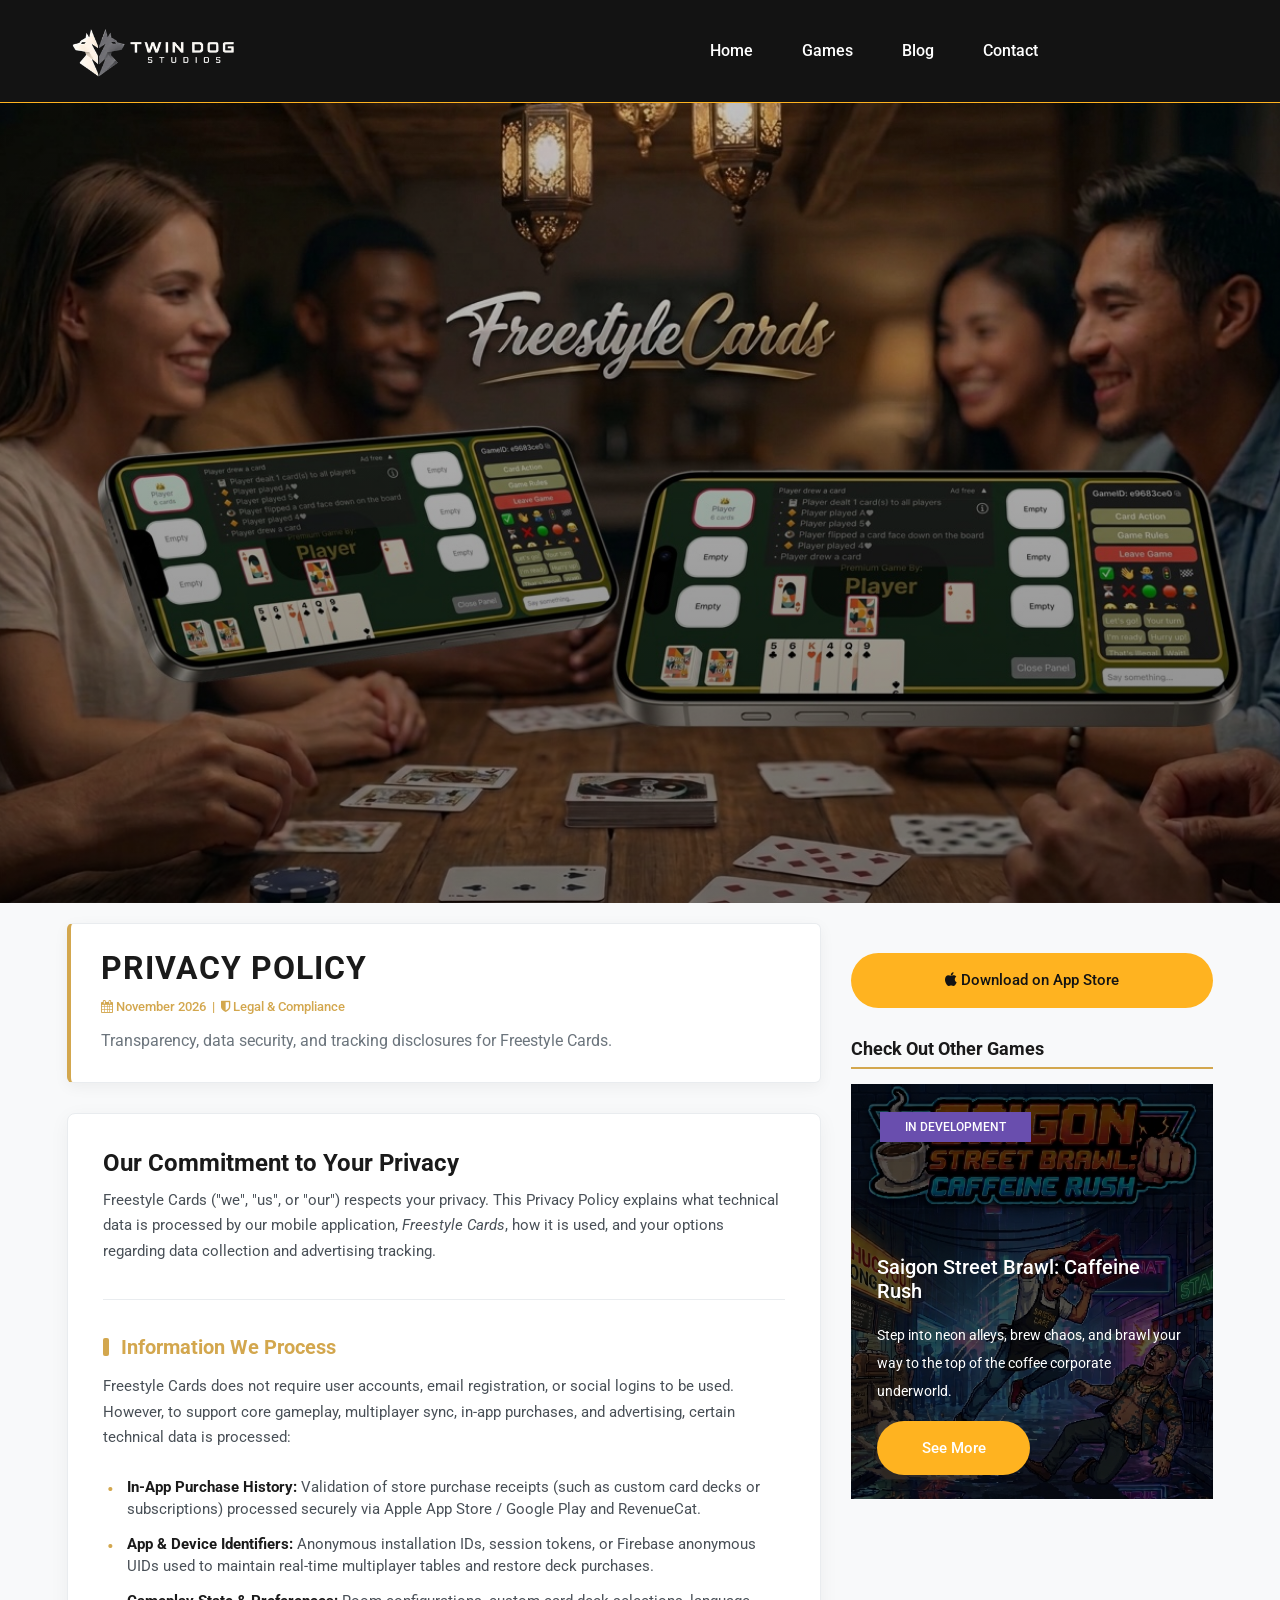
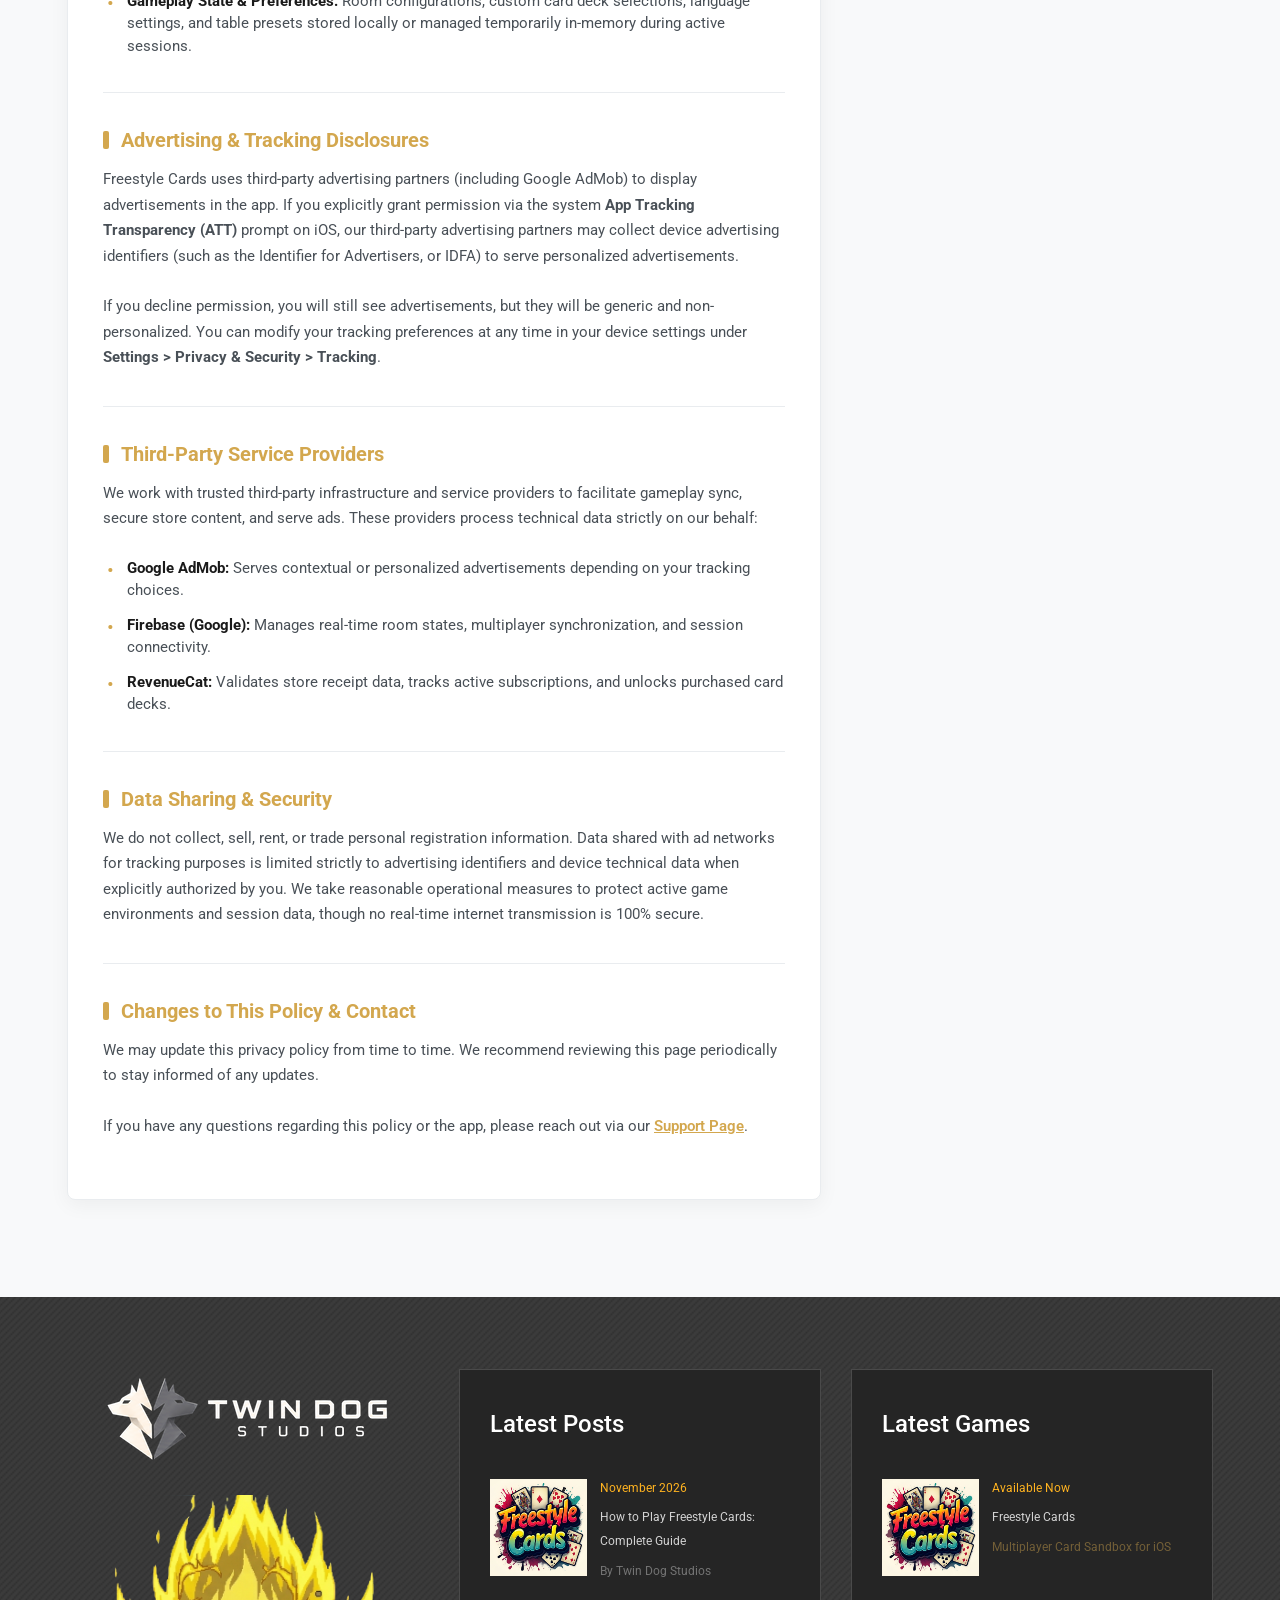
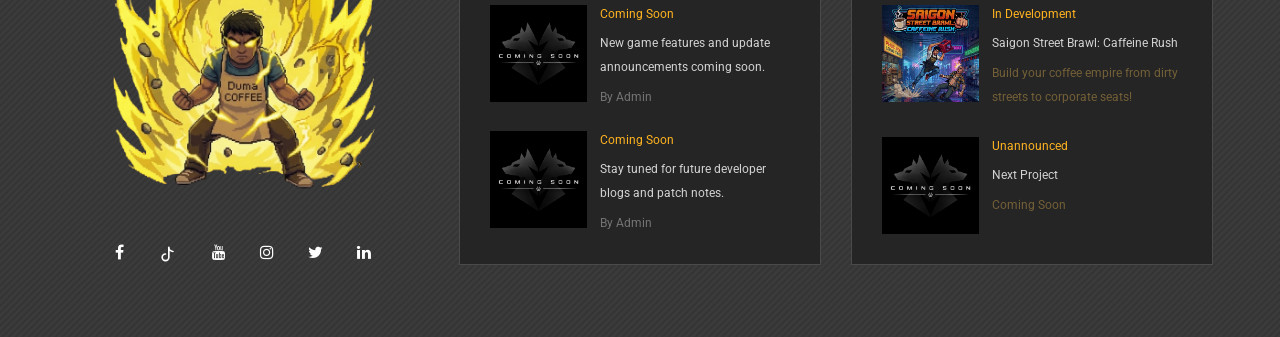
<file: freestylecards-privacy-policy.html>
<!DOCTYPE html>
<html lang="zxx">

<head>
    <title>Privacy Policy - Twin Dog Studios</title>
    <meta charset="UTF-8">
    <meta name="description" content="Privacy Policy for Twin Dog Studios and Freestyle Cards">
    <meta name="keywords" content="privacy policy, legal, freestyle cards, twin dog studios">
    <meta name="viewport" content="width=device-width, initial-scale=1.0">

    <!-- Primary Open Graph Meta Tags for Facebook, LinkedIn, Discord, and Slack -->
	<meta property="og:title" content="Freestyle Cards" />
	<meta property="og:description" content="Privacy Policy" />
	<meta property="og:image" content="https://twindogstudios.com/img/freestyle-social-sharing.png" />
	<meta property="og:url" content="https://twindogstudios.com/freestylecards-privacy-policy.html" />
	<meta property="og:type" content="website" />

	<!-- Twitter/X Card Meta Tags -->
	<meta name="twitter:card" content="summary_large_image" />
	<meta name="twitter:title" content="Freestyle Cards" />
	<meta name="twitter:description" content="Privacy Policy" />
	<meta name="twitter:image" content="https://twindogstudios.com/img/freestyle-social-sharing.png" />

    <!-- Favicon -->
    <link href="img/favicon.ico" rel="shortcut icon" />

    <!-- Google Fonts -->
    <link href="https://fonts.googleapis.com/css?family=Roboto:400,400i,500,500i,700,700i" rel="stylesheet">

    <!-- Stylesheets -->
    <link rel="stylesheet" href="css/bootstrap.min.css" />
    <link rel="stylesheet" href="css/font-awesome.min.css" />
    <link rel="stylesheet" href="css/owl.carousel.css" />
    <link rel="stylesheet" href="css/style.css" />
    <link rel="stylesheet" href="css/animate.css" />

    <style>
        body {
            background-color: #f8f9fa;
            color: #333333;
        }

        .single-blog-page {
            background: #f8f9fa;
            padding-top: 20px;
        }

        /* Header Page Info Section Overlay (Soft Light Gradient over Hero Image) */
        .page-info-section {
            position: relative;
            background-size: cover;
            background-position: center;
            min-height: 220px;
        }

        .page-info-section::after {
            content: "";
            position: absolute;
            top: 0;
            left: 0;
            width: 100%;
            height: 100%;
            background: linear-gradient(180deg, rgba(0, 0, 0, 0.2) 0%, rgba(0, 0, 0, 0.5) 100%);
            z-index: 1;
        }

        /* Title Header Block */
        .main-title-block {
            background: #ffffff;
            border: 1px solid #e9ecef;
            border-left: 4px solid #d3a74e;
            padding: 25px 30px;
            border-radius: 6px;
            margin-bottom: 30px;
            box-shadow: 0 4px 15px rgba(0, 0, 0, 0.05);
        }

        .main-title-block h1 {
            color: #1a1a1a;
            font-size: 32px;
            font-weight: 700;
            margin-bottom: 10px;
            text-transform: uppercase;
            letter-spacing: 1px;
        }

        .main-title-block p {
            color: #6c757d;
            font-size: 16px;
            margin-bottom: 0;
        }

        /* Content Container (Blog / Policy Box) */
        .blog-content {
            background: #ffffff;
            border: 1px solid #e9ecef;
            padding: 35px;
            border-radius: 8px;
            box-shadow: 0 5px 20px rgba(0, 0, 0, 0.05);
        }

        .blog-content h3 {
            color: #1a1a1a;
            font-size: 24px;
            font-weight: 700;
            margin-bottom: 15px;
        }

        .blog-content h4 {
            color: #d3a74e;
            font-size: 20px;
            font-weight: 700;
            margin-top: 35px;
            margin-bottom: 15px;
            display: flex;
            align-items: center;
        }

        .blog-content h4::before {
            content: "";
            display: inline-block;
            width: 6px;
            height: 18px;
            background: #d3a74e;
            margin-right: 12px;
            border-radius: 2px;
        }

        .blog-content p {
            color: #495057;
            line-height: 1.7;
            font-size: 15px;
        }

        /* Gold Bullet List Accents */
        .blog-content ul {
            list-style: none;
            padding-left: 0;
            margin-top: 15px;
        }

        .blog-content ul li {
            position: relative;
            padding-left: 24px;
            margin-bottom: 12px;
            color: #495057;
            font-size: 15px;
        }

        .blog-content ul li::before {
            content: "•";
            position: absolute;
            left: 4px;
            top: -2px;
            color: #d3a74e;
            font-size: 20px;
        }

        .blog-content ul li strong {
            color: #1a1a1a;
        }

        .blog-content hr {
            border-top: 1px solid #e9ecef;
            margin: 35px 0;
        }

    </style>

    <!--[if lt IE 9]>
      <script src="https://oss.maxcdn.com/html5shiv/3.7.2/html5shiv.min.js"></script>
      <script src="https://oss.maxcdn.com/respond/1.4.2/respond.min.js"></script>
    <![endif]-->
</head>

<body>
    <!-- Page Preloder -->
    <div id="preloder">
        <div class="loader"></div>
    </div>

    <!-- Header section -->
    <header class="header-section">
        <div class="container">
            <!-- logo -->
            <a class="site-logo" href="index.html">
                <img src="img/logo.png" alt="Twin Dog Studios">
            </a>
            <!-- responsive -->
            <div class="nav-switch">
                <i class="fa fa-bars"></i>
            </div>
            <!-- site menu -->
            <nav class="main-menu">
                <ul>
                    <li><a href="index.html">Home</a></li>
                    <li><a href="games.html">Games</a></li>
                    <li><a href="blogs.html">Blog</a></li>
                    <li><a href="contact.html">Contact</a></li>
                </ul>
            </nav>
        </div>
    </header>
    <!-- Header section end -->

    <!-- Page info section with Hero Overlay -->
    <section class="page-info-section set-bg" data-setbg="img/freestylecards/marketing-freestylecards-1.jpg">
    </section>
    <!-- Page info section end -->

    <!-- Page section -->
    <section class="page-section single-blog-page spad">
        <div class="container">
            <div class="row">
                <div class="col-lg-8">
                    <!-- Stylized Main Page Title -->
                    <div class="main-title-block">
                        <h1>Privacy Policy</h1>
                        <div class="post-meta"
                            style="color: #d3a74e; font-size: 13px; font-weight: 500; margin-bottom: 8px;">
                            <span><i class="fa fa-calendar"></i> November 2026</span> &nbsp;|&nbsp;
                            <span><i class="fa fa-shield"></i> Legal & Compliance</span>
                        </div>
                        <p>Transparency, data security, and tracking disclosures for Freestyle Cards.</p>
                    </div>

                    <!-- Policy Content Box -->
                    <div class="blog-content">
                        <h3>Our Commitment to Your Privacy</h3>
                        <p>Freestyle Cards ("we", "us", or "our") respects your privacy. This Privacy Policy explains what technical data is processed by our mobile application, <em>Freestyle Cards</em>, how it is used, and your options regarding data collection and advertising tracking.</p>

                        <hr>

                        <h4>Information We Process</h4>
                        <p>Freestyle Cards does not require user accounts, email registration, or social logins to be used. However, to support core gameplay, multiplayer sync, in-app purchases, and advertising, certain technical data is processed:</p>
                        <ul>
                            <li><strong>In-App Purchase History:</strong> Validation of store purchase receipts (such as custom card decks or subscriptions) processed securely via Apple App Store / Google Play and RevenueCat.</li>
                            <li><strong>App & Device Identifiers:</strong> Anonymous installation IDs, session tokens, or Firebase anonymous UIDs used to maintain real-time multiplayer tables and restore deck purchases.</li>
                            <li><strong>Gameplay State & Preferences:</strong> Room configurations, custom card deck selections, language settings, and table presets stored locally or managed temporarily in-memory during active sessions.</li>
                        </ul>

                        <hr>

                        <h4>Advertising & Tracking Disclosures</h4>
                        <p>Freestyle Cards uses third-party advertising partners (including Google AdMob) to display advertisements in the app. If you explicitly grant permission via the system <strong>App Tracking Transparency (ATT)</strong> prompt on iOS, our third-party advertising partners may collect device advertising identifiers (such as the Identifier for Advertisers, or IDFA) to serve personalized advertisements.</p>
                        <p>If you decline permission, you will still see advertisements, but they will be generic and non-personalized. You can modify your tracking preferences at any time in your device settings under <strong>Settings &gt; Privacy &amp; Security &gt; Tracking</strong>.</p>

                        <hr>

                        <h4>Third-Party Service Providers</h4>
                        <p>We work with trusted third-party infrastructure and service providers to facilitate gameplay sync, secure store content, and serve ads. These providers process technical data strictly on our behalf:</p>
                        <ul>
                            <li><strong>Google AdMob:</strong> Serves contextual or personalized advertisements depending on your tracking choices.</li>
                            <li><strong>Firebase (Google):</strong> Manages real-time room states, multiplayer synchronization, and session connectivity.</li>
                            <li><strong>RevenueCat:</strong> Validates store receipt data, tracks active subscriptions, and unlocks purchased card decks.</li>
                        </ul>

                        <hr>

                        <h4>Data Sharing & Security</h4>
                        <p>We do not collect, sell, rent, or trade personal registration information. Data shared with ad networks for tracking purposes is limited strictly to advertising identifiers and device technical data when explicitly authorized by you. We take reasonable operational measures to protect active game environments and session data, though no real-time internet transmission is 100% secure.</p>

                        <hr>

                        <h4>Changes to This Policy & Contact</h4>
                        <p>We may update this privacy policy from time to time. We recommend reviewing this page periodically to stay informed of any updates.</p>
                        <p>If you have any questions regarding this policy or the app, please reach out via our <a href="contact.html" style="color: #d3a74e; font-weight: 600; text-decoration: underline;">Support Page</a>.</p>
                    </div>
                </div>

                <!-- Sidebar Widget Area -->
                <div class="col-lg-4 col-md-7 sidebar pt-5 pt-lg-0">
                    <!-- App Store Download Widget -->
                    <div class="widget-item">
                        <div class="app-store-widget text-center">
                            <a href="https://apps.apple.com/us/app/freestyle-cards/id6754509574" target="_blank"
                                class="site-btn btn-block app-store-btn">
                                <i class="fa fa-apple" aria-hidden="true"></i> Download on App Store
                            </a>
                        </div>
                    </div>

                    <!-- Check Out Other Games Section -->
                    <div class="widget-item">
                        <h4 class="widget-title"
                            style="font-size: 18px; font-weight: 700; color: #1a1a1a; margin-bottom: 15px; border-bottom: 2px solid #d3a74e; padding-bottom: 8px;">
                            Check Out Other Games</h4>
                        <div class="feature-item set-bg" data-setbg="img/saigonstreetbrawl/slider-2.jpg">
                            <span class="cata racing">In Development</span>
                            <div class="fi-content text-white">
                                <h5>Saigon Street Brawl: Caffeine Rush</h5>
                                <p>Step into neon alleys, brew chaos, and brawl your way to the top of the coffee corporate underworld.</p>
                                <a href="saigon-street-brawl-game-page.html" class="site-btn">See More</a>
                            </div>
                        </div>
                    </div>
                </div>
            </div>
        </div>
    </section>
    <!-- Page section end -->

    <!-- Footer top section -->
	<section class="footer-top-section">
		<div class="container">
			<div class="footer-top-bg">
				<img src="img/saigonstreetbrawl/caffeine-rage-1.png" alt="">
			</div>
			<div class="row" style="display: flex; flex-wrap: wrap;">
				<div class="col-lg-4" style="display: flex; flex-direction: column; justify-content: space-between;">
					<div class="footer-logo text-white">
						<img src="img/logo.png" alt="">
						<!-- <p>Lorem ipsum dolor sit amet, consectetur adipisc ing ipsum dolor sit ame.</p> -->
					</div>
					<div class="social-links">
						<a href="#"><i class="fa fa-facebook"></i></a>
                        <a href="#"><svg viewBox="0 0 24 24" width="20" height="20" stroke="currentColor" stroke-width="2" fill="none" stroke-linecap="round" stroke-linejoin="round" style="vertical-align: middle;"><path d="M9 12a4 4 0 1 0 4 4V4a5 5 0 0 0 5 5"></path></svg></a>
                        <a href="#"><i class="fa fa-youtube"></i></a>
                        <a href="#"><i class="fa fa-instagram"></i></a>
                        <a href="#"><i class="fa fa-twitter"></i></a>
                        <a href="#"><i class="fa fa-linkedin"></i></a>
					</div>
				</div>
				<div class="col-lg-4 col-md-6" style="display: flex; flex-direction: column;">
					<div class="footer-widget mb-5 mb-md-0"
						style="display: flex; flex-direction: column; height: 100%;">
						<h4 class="fw-title">Latest Posts</h4>
						<div class="latest-blog"
							style="flex-grow: 1; display: flex; flex-direction: column; justify-content: space-between;">

							<!-- Post 1 -->
							<a href="freestyle-cards-tutorial.html" class="lb-item"
								style="text-decoration: none; color: inherit;">
								<div class="lb-thumb set-bg" data-setbg="img/freestylecards/freestylecards-icon.jpg"></div>
								<div class="lb-content">
									<div class="lb-date">November 2026</div>
									<p>How to Play Freestyle Cards: Complete Guide</p>
									<span class="lb-author">By Twin Dog Studios</span>
								</div>
							</a>

							<!-- Post 2 -->
							<a href="#" class="lb-item" style="text-decoration: none; color: inherit;">
								<div class="lb-thumb set-bg" data-setbg="img/coming-soon-2.png"></div>
								<div class="lb-content">
									<div class="lb-date">Coming Soon</div>
									<p>New game features and update announcements coming soon.</p>
									<span class="lb-author">By Admin</span>
								</div>
							</a>

							<!-- Post 3 -->
							<a href="#" class="lb-item" style="text-decoration: none; color: inherit;">
								<div class="lb-thumb set-bg" data-setbg="img/coming-soon-2.png"></div>
								<div class="lb-content">
									<div class="lb-date">Coming Soon</div>
									<p>Stay tuned for future developer blogs and patch notes.</p>
									<span class="lb-author">By Admin</span>
								</div>
							</a>

						</div>
					</div>
				</div>

				<!-- Column 3: Latest Games -->
				<div class="col-lg-4 col-md-6" style="display: flex; flex-direction: column;">
					<div class="footer-widget" style="display: flex; flex-direction: column; height: 100%;">
						<h4 class="fw-title">Latest Games</h4>
						<div class="latest-blog"
							style="flex-grow: 1; display: flex; flex-direction: column; justify-content: space-between;">

							<!-- Game 1 -->
							<a href="freestyle-cards-game-page.html" class="lb-item"
								style="text-decoration: none; color: inherit;">
								<div class="lb-thumb set-bg" data-setbg="img/freestylecards/freestylecards-icon.jpg"></div>
								<div class="lb-content">
									<div class="lb-date">Available Now</div>
									<p>Freestyle Cards</p>
									<span class="lb-author" style="color: #d3a74e;">Multiplayer Card Sandbox for
										iOS</span>
								</div>
							</a>

							<!-- Game 2 -->
							<a href="saigon-street-brawl-game-page.html" class="lb-item"
								style="text-decoration: none; color: inherit;">
								<div class="lb-thumb set-bg" data-setbg="img/saigonstreetbrawl/slider-2.jpg"></div>
								<div class="lb-content">
									<div class="lb-date">In Development</div>
									<p>Saigon Street Brawl: Caffeine Rush</p>
									<span class="lb-author" style="color: #d3a74e;">Build your coffee empire from dirty
										streets to corporate seats!</span>
								</div>
							</a>

							<!-- Game 3 -->
							<a href="#" class="lb-item" style="text-decoration: none; color: inherit;">
								<div class="lb-thumb set-bg" data-setbg="img/coming-soon-2.png"></div>
								<div class="lb-content">
									<div class="lb-date">Unannounced</div>
									<p>Next Project</p>
									<span class="lb-author" style="color: #d3a74e;">Coming Soon</span>
								</div>
							</a>

						</div>
					</div>

				</div>
			</div>
		</div>
	</section>
	<!-- Footer top section end -->

    <!--====== Javascripts & Jquery ======-->
    <script src="js/jquery-3.2.1.min.js"></script>
    <script src="js/bootstrap.min.js"></script>
    <script src="js/owl.carousel.min.js"></script>
    <script src="js/jquery.marquee.min.js"></script>
    <script src="js/main.js"></script>
</body>

</html>
</file>
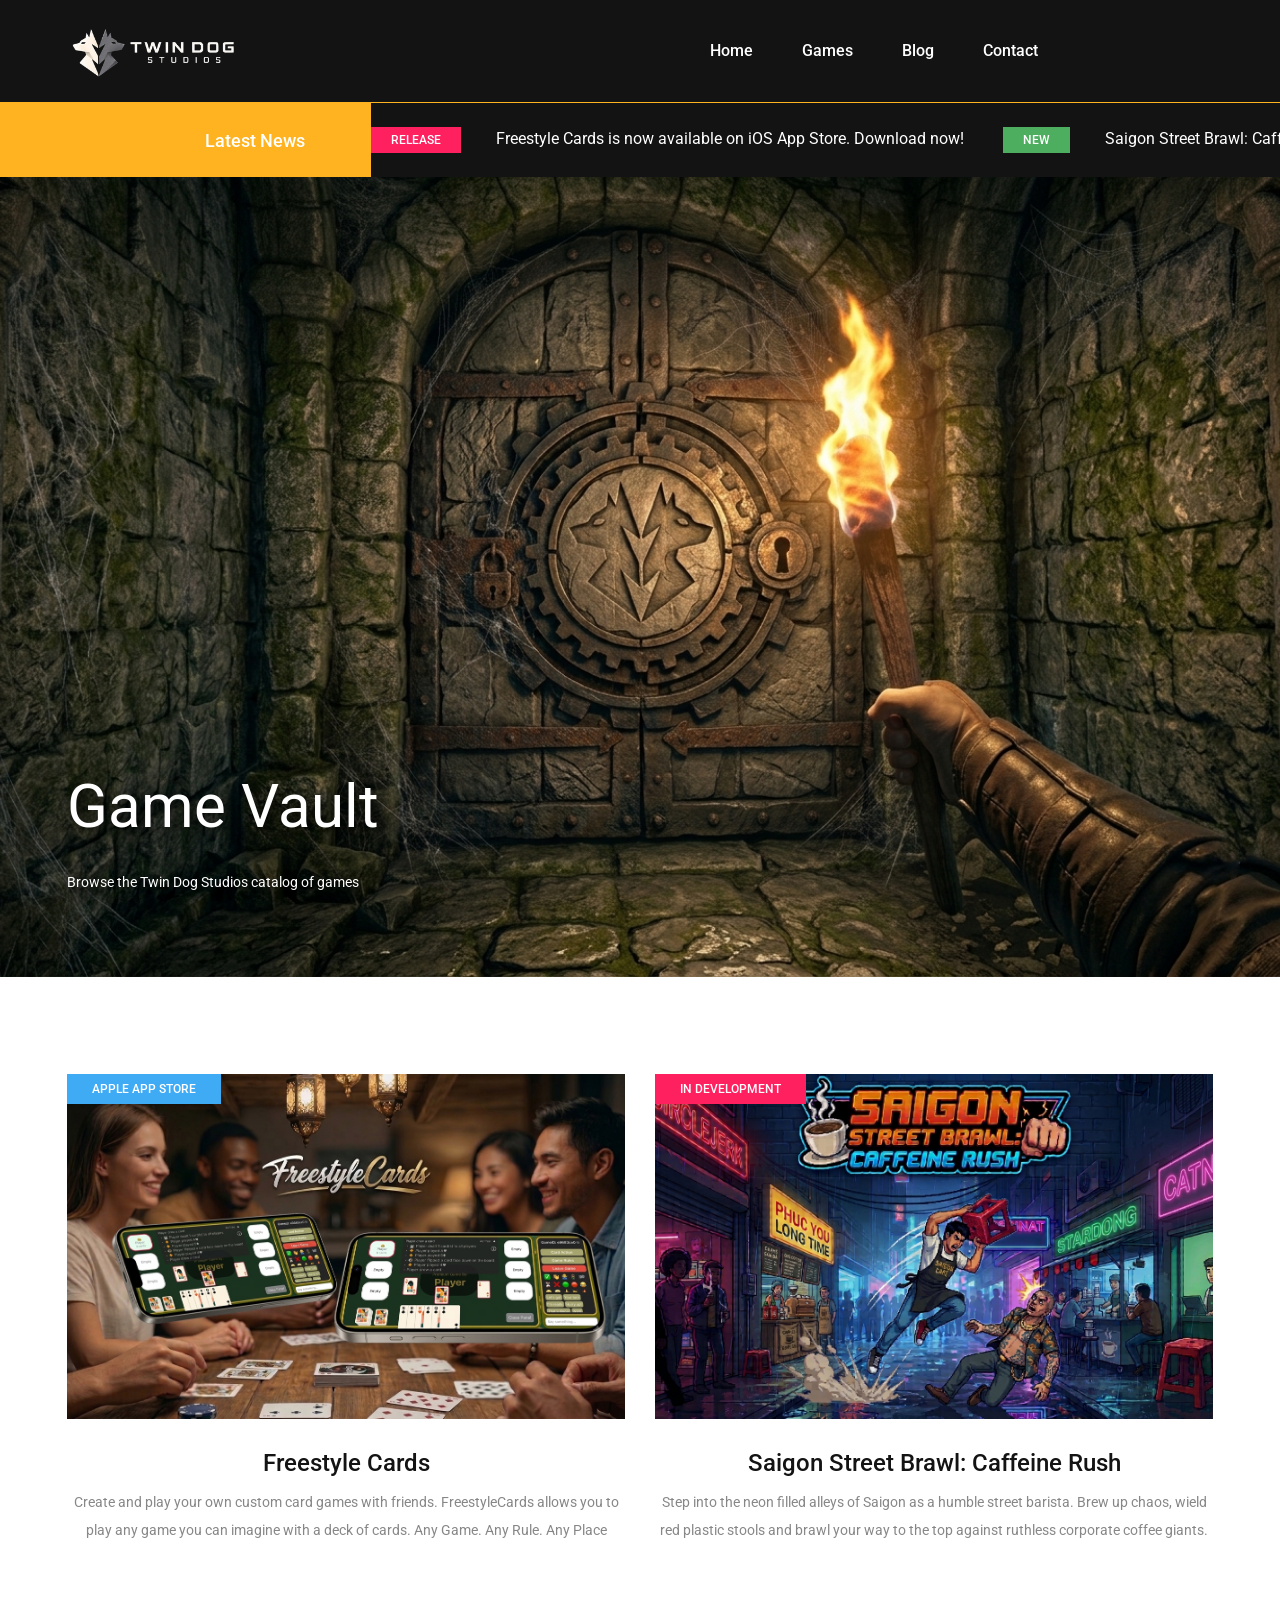
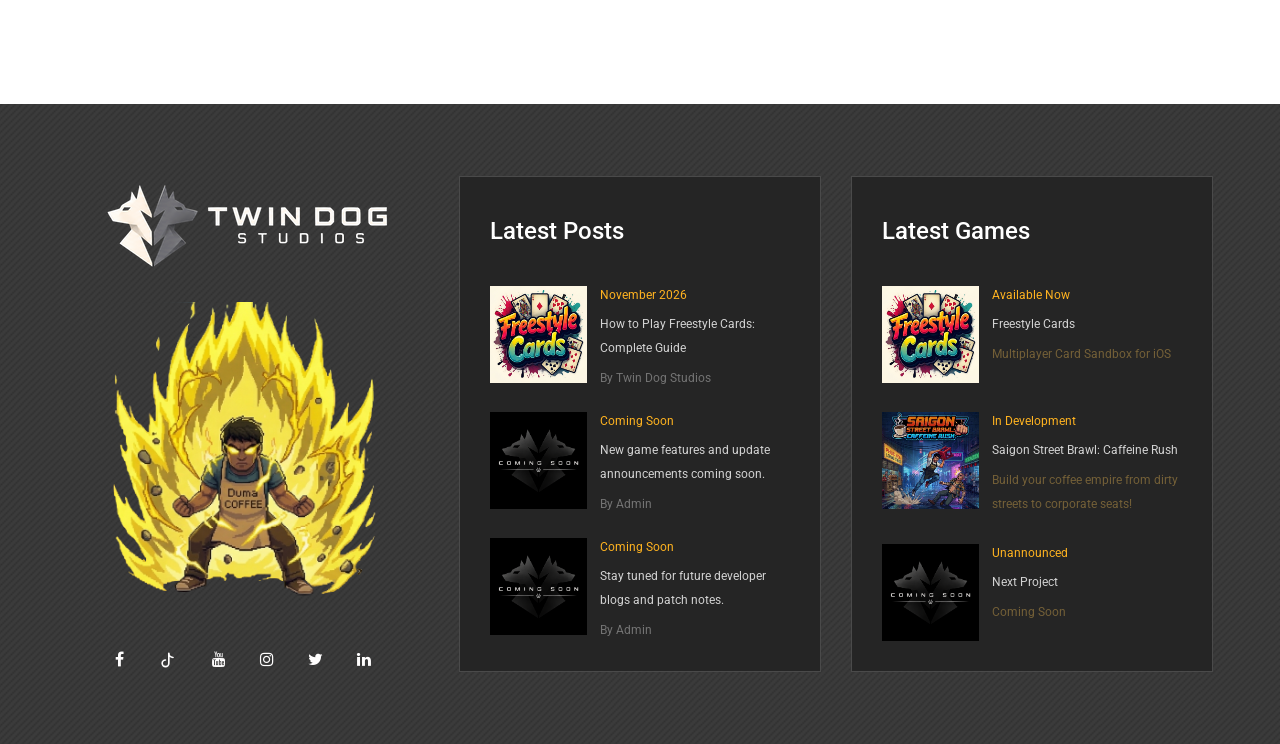
<file: games.html>
<!DOCTYPE html>
<html lang="zxx">

<head>
	<title>Twin Dog Studios</title>
	<meta charset="UTF-8">
	<meta name="description" content="Twin Dog Studios">
	<meta name="keywords" content="development, game, creative, studio">
	<meta name="viewport" content="width=device-width, initial-scale=1.0">

	<!-- Primary Open Graph Meta Tags for Facebook, LinkedIn, Discord, and Slack -->
	<meta property="og:title" content="Twin Dog Studios" />
	<meta property="og:description" content="Games Vault" />
	<meta property="og:image" content="https://twindogstudios.com/img/tds-social-sharing.png" />
	<meta property="og:url" content="https://twindogstudios.com/games.html" />
	<meta property="og:type" content="website" />

	<!-- Twitter/X Card Meta Tags -->
	<meta name="twitter:card" content="summary_large_image" />
	<meta name="twitter:title" content="Twin Dog Studios" />
	<meta name="twitter:description" content="Games Vault" />
	<meta name="twitter:image" content="https://twindogstudios.com/img/tds-social-sharing.png" />

	<!-- Favicon -->
	<link href="img/favicon.ico" rel="shortcut icon" />

	<!-- Google Fonts -->
	<link href="https://fonts.googleapis.com/css?family=Roboto:400,400i,500,500i,700,700i" rel="stylesheet">

	<!-- Stylesheets -->
	<link rel="stylesheet" href="css/bootstrap.min.css" />
	<link rel="stylesheet" href="css/font-awesome.min.css" />
	<link rel="stylesheet" href="css/owl.carousel.css" />
	<link rel="stylesheet" href="css/style.css" />
	<link rel="stylesheet" href="css/animate.css" />


	<!--[if lt IE 9]>
	  <script src="https://oss.maxcdn.com/html5shiv/3.7.2/html5shiv.min.js"></script>
	  <script src="https://oss.maxcdn.com/respond/1.4.2/respond.min.js"></script>
	<![endif]-->

</head>

<body>
	<!-- Page Preloder -->
	<div id="preloder">
		<div class="loader"></div>
	</div>

	<!-- Header section -->
	<header class="header-section">
		<div class="container">
			<!-- logo -->
			<a class="site-logo" href="index.html">
				<img src="img/logo.png" alt="">
			</a>
			<!-- <div class="user-panel">
				<a href="#">Login</a>  /  <a href="#">Register</a>
			</div> -->
			<!-- responsive -->
			<div class="nav-switch">
				<i class="fa fa-bars"></i>
			</div>
			<!-- site menu -->
			<nav class="main-menu">
				<ul>
					<li><a href="index.html">Home</a></li>
					<li><a href="games.html">Games</a></li>
					<li><a href="blogs.html">Blog</a></li>
					<li><a href="contact.html">Contact</a></li>
				</ul>
			</nav>
		</div>
	</header>
	<!-- Header section end -->


	<!-- Latest news section -->
	<div class="latest-news-section">
		<div class="ln-title">Latest News</div>
		<div class="news-ticker">
			<div class="news-ticker-contant">
				<div class="nt-item"><span class="new">release</span>Freestyle Cards is now available on iOS App Store.
					Download now! </div>
				<div class="nt-item"><span class="strategy">new</span>Saigon Street Brawl: Caffeine Rush officially
					enters development. Stay tuned for updates! </div>
				<!-- <div class="nt-item"><span class="racing">racing</span>Isum dolor sit amet, consectetur adipiscing elit. </div> -->
			</div>
		</div>
	</div>
	<!-- Latest news section end -->


	<!-- Page info section -->
	<section class="page-info-section set-bg" data-setbg="img/games-catalog-splash.jpg">
		<div class="pi-content">
			<div class="container">
				<div class="row">
					<div class="col-xl-5 col-lg-6 text-white text-white-contact">
						<h2>Game Vault</h2>
						<p>Browse the Twin Dog Studios catalog of games</p>
					</div>
				</div>
			</div>
		</div>
	</section>
	<!-- Page info section -->


	<!-- Page section -->
	<section class="page-section review-page spad">
		<div class="container">
			<div class="row">
				<div class="col-md-6">
					<a href="freestyle-cards-game-page.html" class="recent-game-item-link">
						<div class="review-item">
							<div class="review-cover set-bg" data-setbg="img/freestylecards/marketing-freestylecards-1.jpg">
								<div class="cata adventure">Apple App Store</div>
								<!-- <div class="cata racing">Google Play Store</div> -->
							</div>
							<div class="review-text">
								<h4>Freestyle Cards</h4>
								<!-- <div class="rating">
									<i class="fa fa-star"></i>
									<i class="fa fa-star"></i>
									<i class="fa fa-star"></i>
									<i class="fa fa-star"></i>
									<i class="fa fa-star is-fade"></i>
								</div> -->
								<p>Create and play your own custom card games with friends. FreestyleCards allows you to
									play any game you can imagine with a deck of cards. Any Game. Any Rule. Any Place
								</p>
							</div>
						</div>
					</a>
				</div>
				<div class="col-md-6">
					<a href="saigon-street-brawl-game-page.html" class="recent-game-item-link">
						<div class="review-item">
							<div class="review-cover set-bg" data-setbg="img/saigonstreetbrawl/slider-2.jpg">
								<!-- <div class="score yellow">9.3</div> -->
								<div class="cata new">In Development</div>
							</div>
							<div class="review-text">
								<h4>Saigon Street Brawl: Caffeine Rush</h4>
								<!-- <div class="rating">
									<i class="fa fa-star"></i>
									<i class="fa fa-star"></i>
									<i class="fa fa-star"></i>
									<i class="fa fa-star"></i>
									<i class="fa fa-star is-fade"></i>
								</div> -->
								<p>Step into the neon filled alleys of Saigon as a humble street barista. Brew up chaos,
									wield red plastic stools and brawl your way to the top against ruthless corporate
									coffee giants.</p>
							</div>
						</div>
					</a>
				</div>
			</div>
			<!-- <div class="text-center pt-4">
				<button class="site-btn btn-sm">Load More</button>
			</div> -->
		</div>
	</section>
	<!-- Page section end -->


	<!-- Review section -->
	<!-- <section class="review-section review-dark spad set-bg" data-setbg="img/review-bg-2.jpg">
		<div class="container">
			<div class="section-title text-white">
				<div class="cata new">new</div>
				<h2>Recent Reviews</h2>
			</div>
			<div class="row text-white">
				<div class="col-lg-3 col-md-6">
					<div class="review-item">
						<div class="review-cover set-bg" data-setbg="img/review/1.jpg">
							<div class="score yellow">9.3</div>
						</div>
						<div class="review-text">
							<h5>Assasin’’s Creed</h5>
							<p>Lorem ipsum dolor sit amet, consectetur adipisc ing ipsum dolor sit ame.</p>
						</div>
					</div>
				</div>
				<div class="col-lg-3 col-md-6">
					<div class="review-item">
						<div class="review-cover set-bg" data-setbg="img/review/2.jpg">
							<div class="score purple">9.5</div>
						</div>
						<div class="review-text">
							<h5>Doom</h5>
							<p>Lorem ipsum dolor sit amet, consectetur adipisc ing ipsum dolor sit ame.</p>
						</div>
					</div>
				</div>
				<div class="col-lg-3 col-md-6">
					<div class="review-item">
						<div class="review-cover set-bg" data-setbg="img/review/3.jpg">
							<div class="score green">9.1</div>
						</div>
						<div class="review-text">
							<h5>Overwatch</h5>
							<p>Lorem ipsum dolor sit amet, consectetur adipisc ing ipsum dolor sit ame.</p>
						</div>
					</div>
				</div>
				<div class="col-lg-3 col-md-6">
					<div class="review-item">
						<div class="review-cover set-bg" data-setbg="img/review/4.jpg">
							<div class="score pink">9.7</div>
						</div>
						<div class="review-text">
							<h5>GTA</h5>
							<p>Lorem ipsum dolor sit amet, consectetur adipisc ing ipsum dolor sit ame.</p>
						</div>
					</div>
				</div>
			</div>
		</div>
	</section> -->
	<!-- Review section end -->


	<!-- Footer top section -->
	<section class="footer-top-section">
		<div class="container">
			<div class="footer-top-bg">
				<img src="img/saigonstreetbrawl/caffeine-rage-1.png" alt="">
			</div>
			<div class="row" style="display: flex; flex-wrap: wrap;">
				<div class="col-lg-4" style="display: flex; flex-direction: column; justify-content: space-between;">
					<div class="footer-logo text-white">
						<img src="img/logo.png" alt="">
						<!-- <p>Lorem ipsum dolor sit amet, consectetur adipisc ing ipsum dolor sit ame.</p> -->
					</div>
					<div class="social-links">
						<a href="#"><i class="fa fa-facebook"></i></a>
                        <a href="#"><svg viewBox="0 0 24 24" width="20" height="20" stroke="currentColor" stroke-width="2" fill="none" stroke-linecap="round" stroke-linejoin="round" style="vertical-align: middle;"><path d="M9 12a4 4 0 1 0 4 4V4a5 5 0 0 0 5 5"></path></svg></a>
                        <a href="#"><i class="fa fa-youtube"></i></a>
                        <a href="#"><i class="fa fa-instagram"></i></a>
                        <a href="#"><i class="fa fa-twitter"></i></a>
                        <a href="#"><i class="fa fa-linkedin"></i></a>
					</div>
				</div>
				<div class="col-lg-4 col-md-6" style="display: flex; flex-direction: column;">
					<div class="footer-widget mb-5 mb-md-0"
						style="display: flex; flex-direction: column; height: 100%;">
						<h4 class="fw-title">Latest Posts</h4>
						<div class="latest-blog"
							style="flex-grow: 1; display: flex; flex-direction: column; justify-content: space-between;">

							<!-- Post 1 -->
							<a href="freestyle-cards-tutorial.html" class="lb-item"
								style="text-decoration: none; color: inherit;">
								<div class="lb-thumb set-bg" data-setbg="img/freestylecards/freestylecards-icon.jpg"></div>
								<div class="lb-content">
									<div class="lb-date">November 2026</div>
									<p>How to Play Freestyle Cards: Complete Guide</p>
									<span class="lb-author">By Twin Dog Studios</span>
								</div>
							</a>

							<!-- Post 2 -->
							<a href="#" class="lb-item" style="text-decoration: none; color: inherit;">
								<div class="lb-thumb set-bg" data-setbg="img/coming-soon-2.png"></div>
								<div class="lb-content">
									<div class="lb-date">Coming Soon</div>
									<p>New game features and update announcements coming soon.</p>
									<span class="lb-author">By Admin</span>
								</div>
							</a>

							<!-- Post 3 -->
							<a href="#" class="lb-item" style="text-decoration: none; color: inherit;">
								<div class="lb-thumb set-bg" data-setbg="img/coming-soon-2.png"></div>
								<div class="lb-content">
									<div class="lb-date">Coming Soon</div>
									<p>Stay tuned for future developer blogs and patch notes.</p>
									<span class="lb-author">By Admin</span>
								</div>
							</a>

						</div>
					</div>
				</div>

				<!-- Column 3: Latest Games -->
				<div class="col-lg-4 col-md-6" style="display: flex; flex-direction: column;">
					<div class="footer-widget" style="display: flex; flex-direction: column; height: 100%;">
						<h4 class="fw-title">Latest Games</h4>
						<div class="latest-blog"
							style="flex-grow: 1; display: flex; flex-direction: column; justify-content: space-between;">

							<!-- Game 1 -->
							<a href="freestyle-cards-game-page.html" class="lb-item"
								style="text-decoration: none; color: inherit;">
								<div class="lb-thumb set-bg" data-setbg="img/freestylecards/freestylecards-icon.jpg"></div>
								<div class="lb-content">
									<div class="lb-date">Available Now</div>
									<p>Freestyle Cards</p>
									<span class="lb-author" style="color: #d3a74e;">Multiplayer Card Sandbox for
										iOS</span>
								</div>
							</a>

							<!-- Game 2 -->
							<a href="saigon-street-brawl-game-page.html" class="lb-item"
								style="text-decoration: none; color: inherit;">
								<div class="lb-thumb set-bg" data-setbg="img/saigonstreetbrawl/slider-2.jpg"></div>
								<div class="lb-content">
									<div class="lb-date">In Development</div>
									<p>Saigon Street Brawl: Caffeine Rush</p>
									<span class="lb-author" style="color: #d3a74e;">Build your coffee empire from dirty
										streets to corporate seats!</span>
								</div>
							</a>

							<!-- Game 3 -->
							<a href="#" class="lb-item" style="text-decoration: none; color: inherit;">
								<div class="lb-thumb set-bg" data-setbg="img/coming-soon-2.png"></div>
								<div class="lb-content">
									<div class="lb-date">Unannounced</div>
									<p>Next Project</p>
									<span class="lb-author" style="color: #d3a74e;">Coming Soon</span>
								</div>
							</a>

						</div>
					</div>

				</div>
			</div>
		</div>
	</section>
	<!-- Footer top section end -->

	<!--====== Javascripts & Jquery ======-->
	<script src="js/jquery-3.2.1.min.js"></script>
	<script src="js/bootstrap.min.js"></script>
	<script src="js/owl.carousel.min.js"></script>
	<script src="js/jquery.marquee.min.js"></script>
	<script src="js/main.js"></script>
</body>

</html>
</file>
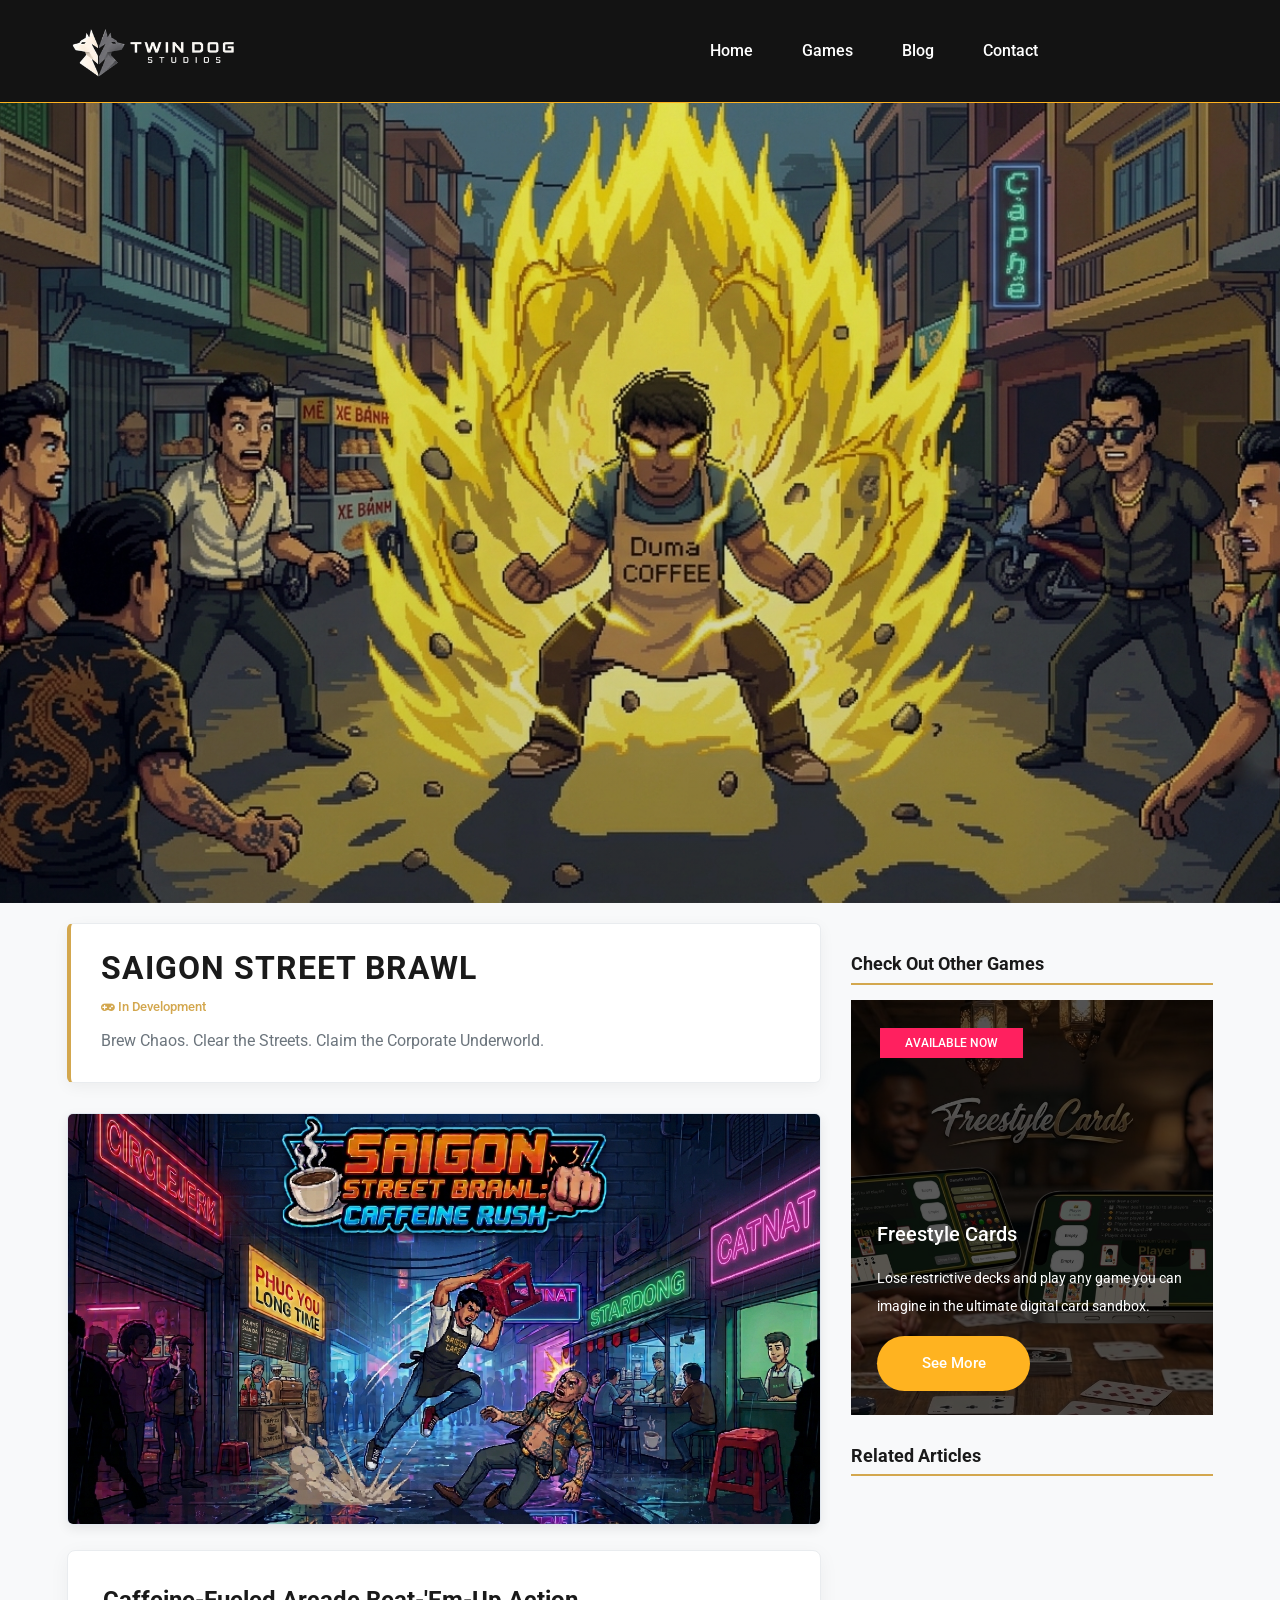
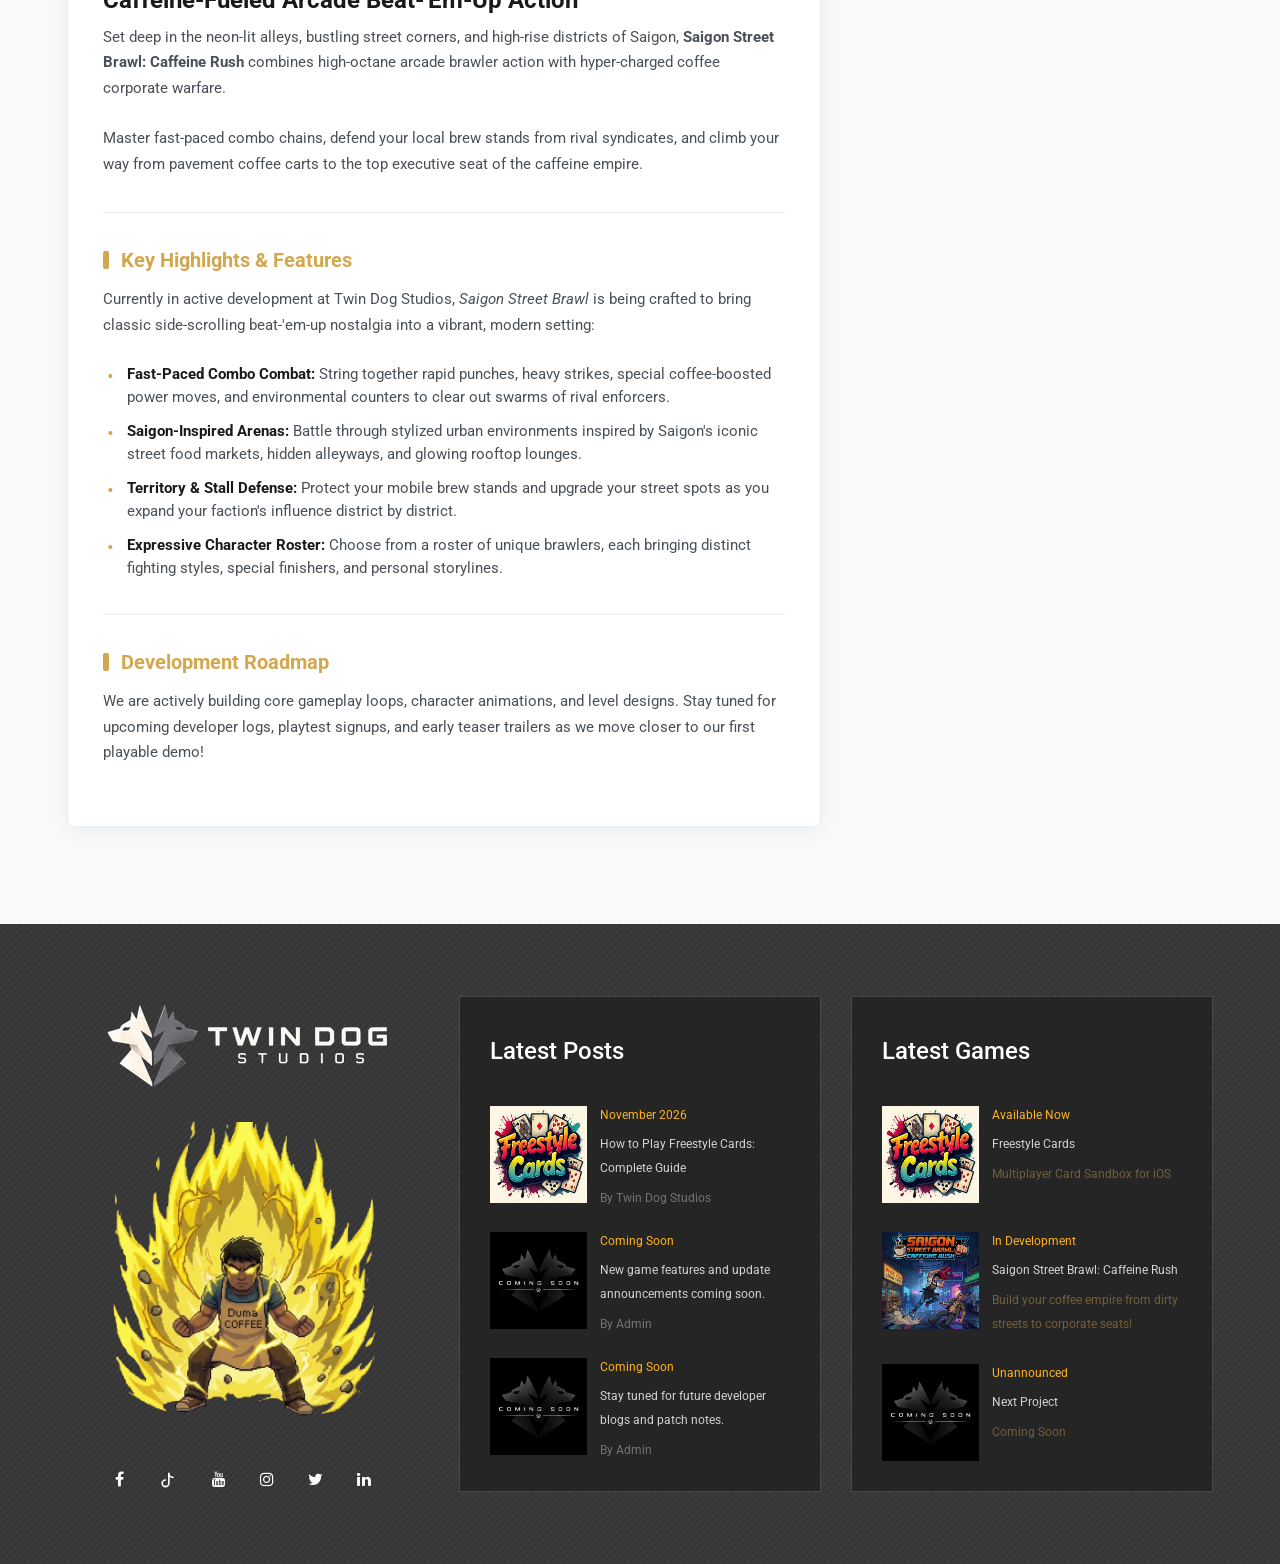
<file: saigon-street-brawl-game-page.html>
<!DOCTYPE html>
<html lang="zxx">

<head>
	<title>Saigon Street Brawl: Caffeine Rush - Twin Dog Studios</title>
	<meta charset="UTF-8">
	<meta name="description"
		content="Saigon Street Brawl: Caffeine Rush - Step into neon alleys and brew corporate chaos.">
	<meta name="keywords" content="arcade brawler, saigon street brawl, caffeine rush, indie game, twin dog studios">
	<meta name="viewport" content="width=device-width, initial-scale=1.0">

	<!-- Primary Open Graph Meta Tags for Facebook, LinkedIn, Discord, and Slack -->
	<meta property="og:title" content="Saigon Street Brawl: Caffeine Rush" />
	<meta property="og:description" content="In Development" />
	<meta property="og:image" content="https://twindogstudios.com/img/tds-social-sharing.png" />
	<meta property="og:url" content="https://twindogstudios.com/saigon-street-brawl-game-page.html" />
	<meta property="og:type" content="website" />

	<!-- Twitter/X Card Meta Tags -->
	<meta name="twitter:card" content="summary_large_image" />
	<meta name="twitter:title" content="Saigon Street Brawl: Caffeine Rush" />
	<meta name="twitter:description" content="In Development" />
	<meta name="twitter:image" content="https://twindogstudios.com/img/tds-social-sharing.png" />

	<!-- Favicon -->
	<link href="img/favicon.ico" rel="shortcut icon" />

	<!-- Google Fonts -->
	<link href="https://fonts.googleapis.com/css?family=Roboto:400,400i,500,500i,700,700i" rel="stylesheet">

	<!-- Stylesheets -->
	<link rel="stylesheet" href="css/bootstrap.min.css" />
	<link rel="stylesheet" href="css/font-awesome.min.css" />
	<link rel="stylesheet" href="css/owl.carousel.css" />
	<link rel="stylesheet" href="css/style.css" />
	<link rel="stylesheet" href="css/animate.css" />

	<!--[if lt IE 9]>
      <script src="https://oss.maxcdn.com/html5shiv/3.7.2/html5shiv.min.js"></script>
      <script src="https://oss.maxcdn.com/respond/1.4.2/respond.min.js"></script>
    <![endif]-->

	<style>
        body {
            background-color: #f8f9fa;
            color: #333333;
        }

        .single-blog-page {
            background: #f8f9fa;
            padding-top: 20px;
        }

        /* Header Page Info Section Overlay (Soft Light Gradient over Hero Image) */
        .page-info-section {
            position: relative;
            background-size: cover;
            background-position: center;
            min-height: 220px;
        }

        .page-info-section::after {
            content: "";
            position: absolute;
            top: 0;
            left: 0;
            width: 100%;
            height: 100%;
            background: linear-gradient(180deg, rgba(0, 0, 0, 0.1) 0%, rgba(0, 0, 0, 0.2) 100%);
            z-index: 1;
        }

        /* Title Header Block */
        .main-title-block {
            background: #ffffff;
            border: 1px solid #e9ecef;
            border-left: 4px solid #d3a74e;
            padding: 25px 30px;
            border-radius: 6px;
            margin-bottom: 30px;
            box-shadow: 0 4px 15px rgba(0, 0, 0, 0.05);
        }

        .main-title-block h1 {
            color: #1a1a1a;
            font-size: 32px;
            font-weight: 700;
            margin-bottom: 10px;
            text-transform: uppercase;
            letter-spacing: 1px;
        }

        .main-title-block p {
            color: #6c757d;
            font-size: 16px;
            margin-bottom: 0;
        }

        /* Blog Content Container */
        .blog-content {
            background: #ffffff;
            border: 1px solid #e9ecef;
            padding: 35px;
            border-radius: 8px;
            box-shadow: 0 5px 20px rgba(0, 0, 0, 0.05);
        }

        .blog-content h3 {
            color: #1a1a1a;
            font-size: 24px;
            font-weight: 700;
            margin-bottom: 15px;
        }

        .blog-content h4 {
            color: #d3a74e;
            font-size: 20px;
            font-weight: 700;
            margin-top: 35px;
            margin-bottom: 15px;
            display: flex;
            align-items: center;
        }

        .blog-content h4::before {
            content: "";
            display: inline-block;
            width: 6px;
            height: 18px;
            background: #d3a74e;
            margin-right: 12px;
            border-radius: 2px;
        }

        .blog-content p {
            color: #495057;
            line-height: 1.7;
            font-size: 15px;
        }

        /* Screenshot Containers */
        .tutorial-img-wrap {
            position: relative;
            border-radius: 6px;
            overflow: hidden;
            border: 1px solid #e2e8f0;
            box-shadow: 0 4px 12px rgba(0, 0, 0, 0.08);
            margin: 20px 0 25px 0;
            transition: all 0.3s ease;
        }

        .tutorial-img-wrap:hover {
            border-color: #d3a74e;
            box-shadow: 0 6px 18px rgba(211, 167, 78, 0.2);
            transform: translateY(-2px);
        }

        .tutorial-img-wrap img {
            width: 100%;
            height: auto;
            display: block;
        }

        /* Gold Bullet List Accents */
        .blog-content ul {
            list-style: none;
            padding-left: 0;
            margin-top: 15px;
        }

        .blog-content ul li {
            position: relative;
            padding-left: 24px;
            margin-bottom: 12px;
            color: #495057;
            font-size: 15px;
        }

        .blog-content ul li::before {
            content: "•";
            position: absolute;
            left: 4px;
            top: -2px;
            color: #d3a74e;
            font-size: 20px;
        }

        .blog-content ul li strong {
            color: #1a1a1a;
        }

        .blog-content hr {
            border-top: 1px solid #e9ecef;
            margin: 35px 0;
        }

        /* App Store Button */
        /* .app-store-btn {
            background: #d3a74e !important;
            color: #ffffff !important;
            font-weight: 700;
            border: none;
            padding: 15px;
            border-radius: 4px;
            box-shadow: 0 4px 12px rgba(211, 167, 78, 0.3);
            transition: all 0.3s ease;
        } */

        .app-store-btn:hover {
            background: #b88e38 !important;
            transform: translateY(-2px);
            box-shadow: 0 6px 16px rgba(211, 167, 78, 0.4);
        }
    </style>

	<!-- <style>
		.page-info-section {
			position: relative;
			background-size: cover;
			background-position: center;
			min-height: 300px;
			display: flex;
			align-items: center;
		}

		.page-info-section::after {
			content: "";
			position: absolute;
			top: 0;
			left: 0;
			width: 100%;
			height: 100%;
			background: linear-gradient(180deg, rgba(0, 0, 0, 0.2) 0%, rgba(0, 0, 0, 0.5) 100%);
			z-index: 1;
		}

		.page-info-section .pi-content {
			position: relative;
			z-index: 2;
			width: 100%;
		}
	</style> -->
</head>

<body>
	<!-- Page Preloder -->
	<div id="preloder">
		<div class="loader"></div>
	</div>

	<!-- Header section -->
	<header class="header-section">
		<div class="container">
			<!-- logo -->
			<a class="site-logo" href="index.html">
				<img src="img/logo.png" alt="Twin Dog Studios">
			</a>
			<!-- responsive -->
			<div class="nav-switch">
				<i class="fa fa-bars"></i>
			</div>
			<!-- site menu -->
			<nav class="main-menu">
				<ul>
					<li><a href="index.html">Home</a></li>
					<li><a href="games.html">Games</a></li>
					<li><a href="blogs.html">Blog</a></li>
					<li><a href="contact.html">Contact</a></li>
				</ul>
			</nav>
		</div>
	</header>
	<!-- Header section end -->

	<!-- Page info section -->
	<section class="page-info-section set-bg" data-setbg="img/saigonstreetbrawl/caffeine-rage.jpg">
		<!-- <div class="pi-content">
            <div class="container">
                <div class="row">
                    <div class="col-xl-8 col-lg-8 text-white">
                        <h2>Saigon Street Brawl</h2>
                        <p>Step into neon alleys, brew chaos, and brawl your way to the top of the coffee corporate underworld.</p>
                    </div>
                </div>
            </div>
        </div> -->
	</section>
	<!-- Page info section -->

	<!-- Page section -->
    <section class="page-section single-blog-page spad">
        <div class="container">
            <div class="row">
                <div class="col-lg-8">
                    <!-- Stylized Main Page Title -->
                    <div class="main-title-block">
                        <h1>Saigon Street Brawl</h1>
                        <div class="post-meta"
                            style="color: #d3a74e; font-size: 13px; font-weight: 500; margin-bottom: 8px;">
                            <!-- <span><i class="fa fa-calendar"></i> November 2026</span> &nbsp;|&nbsp; -->
                            <span><i class="fa fa-gamepad"></i> In Development</span>
                        </div>
                        <p>Brew Chaos. Clear the Streets. Claim the Corporate Underworld.</p>
                    </div>

                    <!-- Main Teaser Banner -->
                    <div class="tutorial-img-wrap">
                        <img src="img/saigonstreetbrawl/slider-2.jpg" alt="Saigon Street Brawl Teaser Preview">
                    </div>

                    <!-- Blog Content Box -->
                    <div class="blog-content">
                        <h3>Caffeine-Fueled Arcade Beat-'Em-Up Action</h3>
                        <p>Set deep in the neon-lit alleys, bustling street corners, and high-rise districts of Saigon, <strong>Saigon Street Brawl: Caffeine Rush</strong> combines high-octane arcade brawler action with hyper-charged coffee corporate warfare.</p>
                        
                        <p>Master fast-paced combo chains, defend your local brew stands from rival syndicates, and climb your way from pavement coffee carts to the top executive seat of the caffeine empire.</p>

                        <hr>

                        <h4>Key Highlights & Features</h4>
                        <p>Currently in active development at Twin Dog Studios, <em>Saigon Street Brawl</em> is being crafted to bring classic side-scrolling beat-'em-up nostalgia into a vibrant, modern setting:</p>
                        
                        <ul>
                            <li><strong>Fast-Paced Combo Combat:</strong> String together rapid punches, heavy strikes, special coffee-boosted power moves, and environmental counters to clear out swarms of rival enforcers.</li>
                            <li><strong>Saigon-Inspired Arenas:</strong> Battle through stylized urban environments inspired by Saigon's iconic street food markets, hidden alleyways, and glowing rooftop lounges.</li>
                            <li><strong>Territory & Stall Defense:</strong> Protect your mobile brew stands and upgrade your street spots as you expand your faction's influence district by district.</li>
                            <li><strong>Expressive Character Roster:</strong> Choose from a roster of unique brawlers, each bringing distinct fighting styles, special finishers, and personal storylines.</li>
                        </ul>

                        <hr>

                        <h4>Development Roadmap</h4>
                        <p>We are actively building core gameplay loops, character animations, and level designs. Stay tuned for upcoming developer logs, playtest signups, and early teaser trailers as we move closer to our first playable demo!</p>
                    </div>
                </div>

                <!-- Sidebar Widget Area -->
                <div class="col-lg-4 col-md-7 sidebar pt-5 pt-lg-0">

                    <!-- Check Out Other Games Section -->
                    <div class="widget-item">
                        <h4 class="widget-title"
                            style="font-size: 18px; font-weight: 700; color: #1a1a1a; margin-bottom: 15px; border-bottom: 2px solid #d3a74e; padding-bottom: 8px;">
                            Check Out Other Games</h4>
                        <div class="feature-item set-bg" data-setbg="img/freestylecards/marketing-freestylecards-1.jpg">
                            <span class="cata new">Available Now</span>
                            <div class="fi-content text-white">
                                <h5>Freestyle Cards</h5>
                                <p>Lose restrictive decks and play any game you can imagine in the ultimate digital card sandbox.</p>
                                <a href="freestyle-cards-game-page.html" class="site-btn">See More</a>
                            </div>
                        </div>
                    </div>

                    <!-- Related Articles Section -->
                    <div class="widget-item">
                        <h4 class="widget-title"
                            style="font-size: 18px; font-weight: 700; color: #1a1a1a; margin-bottom: 15px; border-bottom: 2px solid #d3a74e; padding-bottom: 8px;">
                            Related Articles</h4>
                    </div>

                </div>
            </div>
        </div>
    </section>
    <!-- Page section end -->

	<!-- Footer top section -->
	<section class="footer-top-section">
		<div class="container">
			<div class="footer-top-bg">
				<img src="img/saigonstreetbrawl/caffeine-rage-1.png" alt="">
			</div>
			<div class="row" style="display: flex; flex-wrap: wrap;">
				<div class="col-lg-4" style="display: flex; flex-direction: column; justify-content: space-between;">
					<div class="footer-logo text-white">
						<img src="img/logo.png" alt="">
						<!-- <p>Lorem ipsum dolor sit amet, consectetur adipisc ing ipsum dolor sit ame.</p> -->
					</div>
					<div class="social-links">
						<a href="#"><i class="fa fa-facebook"></i></a>
                        <a href="#"><svg viewBox="0 0 24 24" width="20" height="20" stroke="currentColor" stroke-width="2" fill="none" stroke-linecap="round" stroke-linejoin="round" style="vertical-align: middle;"><path d="M9 12a4 4 0 1 0 4 4V4a5 5 0 0 0 5 5"></path></svg></a>
                        <a href="#"><i class="fa fa-youtube"></i></a>
                        <a href="#"><i class="fa fa-instagram"></i></a>
                        <a href="#"><i class="fa fa-twitter"></i></a>
                        <a href="#"><i class="fa fa-linkedin"></i></a>
					</div>
				</div>
				<div class="col-lg-4 col-md-6" style="display: flex; flex-direction: column;">
					<div class="footer-widget mb-5 mb-md-0"
						style="display: flex; flex-direction: column; height: 100%;">
						<h4 class="fw-title">Latest Posts</h4>
						<div class="latest-blog"
							style="flex-grow: 1; display: flex; flex-direction: column; justify-content: space-between;">

							<!-- Post 1 -->
							<a href="freestyle-cards-tutorial.html" class="lb-item"
								style="text-decoration: none; color: inherit;">
								<div class="lb-thumb set-bg" data-setbg="img/freestylecards/freestylecards-icon.jpg"></div>
								<div class="lb-content">
									<div class="lb-date">November 2026</div>
									<p>How to Play Freestyle Cards: Complete Guide</p>
									<span class="lb-author">By Twin Dog Studios</span>
								</div>
							</a>

							<!-- Post 2 -->
							<a href="#" class="lb-item" style="text-decoration: none; color: inherit;">
								<div class="lb-thumb set-bg" data-setbg="img/coming-soon-2.png"></div>
								<div class="lb-content">
									<div class="lb-date">Coming Soon</div>
									<p>New game features and update announcements coming soon.</p>
									<span class="lb-author">By Admin</span>
								</div>
							</a>

							<!-- Post 3 -->
							<a href="#" class="lb-item" style="text-decoration: none; color: inherit;">
								<div class="lb-thumb set-bg" data-setbg="img/coming-soon-2.png"></div>
								<div class="lb-content">
									<div class="lb-date">Coming Soon</div>
									<p>Stay tuned for future developer blogs and patch notes.</p>
									<span class="lb-author">By Admin</span>
								</div>
							</a>

						</div>
					</div>
				</div>

				<!-- Column 3: Latest Games -->
				<div class="col-lg-4 col-md-6" style="display: flex; flex-direction: column;">
					<div class="footer-widget" style="display: flex; flex-direction: column; height: 100%;">
						<h4 class="fw-title">Latest Games</h4>
						<div class="latest-blog"
							style="flex-grow: 1; display: flex; flex-direction: column; justify-content: space-between;">

							<!-- Game 1 -->
							<a href="freestyle-cards-game-page.html" class="lb-item"
								style="text-decoration: none; color: inherit;">
								<div class="lb-thumb set-bg" data-setbg="img/freestylecards/freestylecards-icon.jpg"></div>
								<div class="lb-content">
									<div class="lb-date">Available Now</div>
									<p>Freestyle Cards</p>
									<span class="lb-author" style="color: #d3a74e;">Multiplayer Card Sandbox for
										iOS</span>
								</div>
							</a>

							<!-- Game 2 -->
							<a href="saigon-street-brawl-game-page.html" class="lb-item"
								style="text-decoration: none; color: inherit;">
								<div class="lb-thumb set-bg" data-setbg="img/saigonstreetbrawl/slider-2.jpg"></div>
								<div class="lb-content">
									<div class="lb-date">In Development</div>
									<p>Saigon Street Brawl: Caffeine Rush</p>
									<span class="lb-author" style="color: #d3a74e;">Build your coffee empire from dirty
										streets to corporate seats!</span>
								</div>
							</a>

							<!-- Game 3 -->
							<a href="#" class="lb-item" style="text-decoration: none; color: inherit;">
								<div class="lb-thumb set-bg" data-setbg="img/coming-soon-2.png"></div>
								<div class="lb-content">
									<div class="lb-date">Unannounced</div>
									<p>Next Project</p>
									<span class="lb-author" style="color: #d3a74e;">Coming Soon</span>
								</div>
							</a>

						</div>
					</div>

				</div>
			</div>
		</div>
	</section>
	<!-- Footer top section end -->

	<!--====== Javascripts & Jquery ======-->
	<script src="js/jquery-3.2.1.min.js"></script>
	<script src="js/bootstrap.min.js"></script>
	<script src="js/owl.carousel.min.js"></script>
	<script src="js/jquery.marquee.min.js"></script>
	<script src="js/main.js"></script>
</body>

</html>
</file>
<file: css/style.css>
html,
body {
	height: 100%;
	font-family: 'Roboto', sans-serif;
	-webkit-font-smoothing: antialiased;
	font-smoothing: antialiased;
}

h1,
h2,
h3,
h4,
h5,
h6 {
	margin: 0;
	font-weight: 500;
	color: #131313;
}

h1 {
	font-size: 70px;
}

h2 {
	font-size: 36px;
}

h3 {
	font-size: 30px;
}

h4 {
	font-size: 24px;
}

h5 {
	font-size: 20px;
}

h6 {
	font-size: 16px;
}

p {
	font-size: 14px;
	color: #878787;
	line-height: 2;
}

img {
	max-width: 100%;
}

input:focus,
select:focus,
button:focus,
textarea:focus {
	outline: none;
}

a:hover,
a:focus {
	text-decoration: none;
	outline: none;
}

ul,
ol {
	padding: 0;
	margin: 0;
}

/*---------------------
  Helper CSS
-----------------------*/

.section-title {
	text-align: center;
	margin-bottom: 75px;
}

.section-title h2 {
	padding-top: 10px;
	font-size: 36px;
}

.set-bg {
	background-repeat: no-repeat;
	background-size: cover;
	background-position: top center;
}

.spad {
	padding-top: 97px;
	padding-bottom: 97px;
}

.text-white h1,
.text-white h2,
.text-white h3,
.text-white h4,
.text-white h5,
.text-white h6,
.text-white p,
.text-white span,
.text-white li,
.text-white a {
	color: #fff;
}

.text-white-contact h2,
.text-white-contact p {
	text-shadow: 3px 3px 12px rgba(1, 1, 1, 0.9);
	color: #fff;
}
.rating i {
	color: #fbb710;
}

.rating .is-fade {
	color: #e0e3e4;
}

/*---------------------
  Commom elements
-----------------------*/

/* buttons */
.site-btn {
	display: inline-block;
	text-align: center;
	font-size: 15px;
	color: #131313;
	padding: 16px 30px;
	min-width: 153px;
	border-radius: 50px;
	font-weight: 500;
	border: none;
	background: #ffb320;
	cursor: pointer;
}

.site-btn.btn-sm {
	padding: 10px 30px;
	min-width: 163px;
}

.site-btn:hover {
	color: #131313;
}

.cata {
	display: inline-block;
	text-transform: uppercase;
	font-size: 12px;
	font-weight: 500;
	color: #fff;
	padding: 6px 25px;
}

.cata.new {
	background: #ff205f;
}

.cata.strategy {
	background: #4eae60;
}

.cata.racing {
	background: #694eae;
}

.cata.adventure {
	background: #40abf5;
}

/* Preloder */
#preloder {
	position: fixed;
	width: 100%;
	height: 100%;
	top: 0;
	left: 0;
	z-index: 999999;
	background: #fff;
}

.loader {
	width: 40px;
	height: 40px;
	position: absolute;
	top: 50%;
	left: 50%;
	margin-top: -13px;
	margin-left: -13px;
	border-radius: 60px;
	animation: loader 0.8s linear infinite;
	-webkit-animation: loader 0.8s linear infinite;
}

@keyframes loader {
	0% {
		-webkit-transform: rotate(0deg);
		transform: rotate(0deg);
		border: 4px solid #f44336;
		border-left-color: transparent;
	}
	50% {
		-webkit-transform: rotate(180deg);
		transform: rotate(180deg);
		border: 4px solid #673ab7;
		border-left-color: transparent;
	}
	100% {
		-webkit-transform: rotate(360deg);
		transform: rotate(360deg);
		border: 4px solid #f44336;
		border-left-color: transparent;
	}
}

@-webkit-keyframes loader {
	0% {
		-webkit-transform: rotate(0deg);
		border: 4px solid #f44336;
		border-left-color: transparent;
	}
	50% {
		-webkit-transform: rotate(180deg);
		border: 4px solid #673ab7;
		border-left-color: transparent;
	}
	100% {
		-webkit-transform: rotate(360deg);
		border: 4px solid #f44336;
		border-left-color: transparent;
	}
}

/*------------------
  Header section
---------------------*/

.header-section {
	background: #131313;
	clear: both;
	overflow: hidden;
	padding: 18px 0;
	border-bottom: 1px solid #ffb320;

	.container {
		display: flex;
		justify-content: space-between;
		align-items: center;
	}
}

.site-logo {
	display: inline-block;
	float: left;
	padding-top: 6px;
}

.site-logo img {
    height: 60px;      /* Adjust this value depending on how tall you want your header to look (e.g., 35px to 50px) */
    width: auto;       /* Maintains the exact aspect ratio automatically */
    display: block;    /* Removes unwanted inline spacing beneath the image */
}

.user-panel {
	float: right;
	font-weight: 500;
	background: #ffb320;
	padding: 8px 28px;
	border-radius: 30px;
}

.user-panel a {
	font-size: 14px;
	color: #131313;
}

.main-menu {
	float: right;
	margin-right: 170px;
}

.main-menu ul {
	list-style: none;
}

.main-menu ul li {
	display: inline;
}

.main-menu ul li a {
	display: inline-block;
	font-size: 16px;
	color: #fff;
	margin-left: 35px;
	font-weight: 500;
	padding: 10px 5px;
}

.main-menu ul li a:hover {
	color: #ffb320;
}

.header-btn {
	float: right;
	margin-right: 0;
}

.nav-switch {
	display: none;
}

/*------------------
  Hero Section
---------------------*/

.hero-slider .hs-item {
	height: 865px;
	display: table;
	width: 100%;
}

.hero-slider .hs-text {
	display: table-cell;
	vertical-align: middle;
}

.hero-slider .hs-text h2 {
	color: #fff;
	font-weight: 400;
	font-size: 60px;
	margin-bottom: 30px;
	position: relative;
	top: -80px;
	opacity: 0;
}

.hero-slider .hs-text h2 span {
	color: #ffb320;
}

.hero-slider .hs-text p {
	color: #fff;
	margin-bottom: 30px;
	position: relative;
	position: relative;
	top: -90px;
	opacity: 0;
}

.hero-slider .hs-text .site-btn {
	position: relative;
	top: -100px;
	opacity: 0;
}

.hero-slider .owl-item.active .hs-item h2,
.hero-slider .owl-item.active .hs-item p,
.hero-slider .owl-item.active .hs-item .site-btn {
	top: 0;
	opacity: 1;
}

.hero-slider .owl-item.active .hs-item h2 {
	-webkit-transition: all 0.5s ease 1s;
	-o-transition: all 0.5s ease 1s;
	transition: all 0.5s ease 1s;
}

.hero-slider .owl-item.active .hs-item p {
	-webkit-transition: all 0.5s ease 0.8s;
	-o-transition: all 0.5s ease 0.8s;
	transition: all 0.5s ease 0.8s;
}

.hero-slider .owl-item.active .hs-item .site-btn {
	-webkit-transition: all 0.5s ease 0.6s;
	-o-transition: all 0.5s ease 0.6s;
	transition: all 0.5s ease 0.6s;
}

.hero-slider .owl-dots {
	position: relative;
	max-width: 1146px;
	margin: -33px auto 0;
	top: -67px;
	z-index: 5;
}

.hero-slider .owl-dots .owl-dot {
	display: inline-block;
	margin-right: 13px;
	width: 33px;
	height: 33px;
	font-size: 14px;
	font-weight: 500;
	text-align: center;
	padding-top: 7px;
	border-radius: 40px;
	background: #dbe2ec;
}

.hero-slider .owl-dots .owl-dot.active {
	background: #ffb320;
}

/*---------------------
  Latest News section
-----------------------*/

.latest-news-section {
	overflow: hidden;
	display: block;
	clear: both;
	background: #131313;
	padding: 24px 0;
	position: relative;
}

.ln-title {
	position: absolute;
	height: 100%;
	width: 29%;
	left: 0;
	top: 0;
	text-align: right;
	padding-top: 24px;
	padding-right: 66px;
	font-size: 18px;
	font-weight: 500;
	color: #fff;
	background: #ffb320;
	z-index: 1;
}

.news-ticker {
	width: 71%;
	float: right;
	overflow: hidden;
	display: inline-block;
}

.news-ticker-contant .nt-item {
	margin-right: 35px;
	color: #fff;
	display: inline-block;
}

.news-ticker-contant .nt-item span {
	margin-right: 35px;
	display: inline-block;
	text-transform: uppercase;
	font-size: 12px;
	font-weight: 500;
	color: #fff;
	padding: 4px 20px;
}

.news-ticker-contant .nt-item span.new {
	background: #ff205f;
}

.news-ticker-contant .nt-item span.strategy {
	background: #4eae60;
}

.news-ticker-contant .nt-item span.racing {
	background: #694eae;
}

/* Card Container Setup & Transition */
.recent-game-item {
    position: relative;
    cursor: pointer;
    overflow: hidden;
    border-radius: 8px; /* Smooth rounded corners */
    transition: transform 0.35s cubic-bezier(0.25, 1, 0.5, 1), 
                box-shadow 0.35s cubic-bezier(0.25, 1, 0.5, 1);
    will-change: transform, box-shadow;
}

/* Elegant Lift & Glow on Hover */
.recent-game-item:hover {
    transform: translateY(-8px);
    box-shadow: 0 15px 30px rgba(0, 0, 0, 0.3), 
                0 0 15px rgba(255, 255, 255, 0.05); /* Subtle ambient glow */
}

/* Image Smooth Zoom Effect */
.recent-game-item .rgi-thumb {
    transition: transform 0.5s cubic-bezier(0.25, 1, 0.5, 1);
    will-change: transform;
}

.recent-game-item:hover .rgi-thumb {
    transform: scale(1.05); /* Gentle 5% image zoom */
}

/* Optional: Slight color transition on the title */
.recent-game-item .rgi-content h5 {
    transition: color 0.3s ease;
}

.recent-game-item:hover .rgi-content h5 {
    color: #ffb400; /* Replace with your primary brand accent color if desired */
}



/*------------------
  Game Catalog
---------------------*/

/* Game Catalog Item Hover Effect */
.game-catalog-item {
    position: relative;
    cursor: pointer;
    overflow: hidden;
    border-radius: 8px;
    transition: transform 0.35s cubic-bezier(0.25, 1, 0.5, 1), 
                box-shadow 0.35s cubic-bezier(0.25, 1, 0.5, 1);
    will-change: transform, box-shadow;
    background-color: #212233;
}

.game-catalog-item:hover {
    transform: translateY(-8px);
    box-shadow: 0 15px 30px rgba(0, 0, 0, 0.3), 
                0 0 15px rgba(255, 255, 255, 0.05);
}

.game-catalog-item .catalog-cover {
    transition: transform 0.5s cubic-bezier(0.25, 1, 0.5, 1);
    will-change: transform;
}

.game-catalog-item:hover .catalog-cover {
    transform: scale(1.05);
}

/*------------------
  Feature Section
---------------------*/

.feature-item {
	height: 415px;
	position: relative;
}

.feature-item:after {
	position: absolute;
	content: "";
	width: 100%;
	height: 100%;
	left: 0;
	top: 0;
	background: #000;
	opacity: .65;
}

.feature-item .cata {
	position: relative;
	margin-top: 28px;
	margin-left: 29px;
	z-index: 3;
}

.feature-item .fi-content {
	position: absolute;
	width: 100%;
	left: 0;
	bottom: 0;
	padding: 0 26px 24px;
	z-index: 2;
}

.feature-item .fi-content h5 {
	margin-bottom: 18px;
}

.feature-item .fi-content .fi-comment {
	font-size: 12px;
	opacity: .54;
}

/*----------------------
  Recent Game Section
------------------------*/

.recent-game-section {
	background-color: #eef2f6;
	border-top: 1px solid #d6dee7;
	border-bottom: 1px solid #d6dee7;
}

.recent-game-item .rgi-thumb {
	height: 204px;
	padding: 25px 28px;
}

.recent-game-item .rgi-content {
	padding: 34px 22px 20px;
	background: #fff;
	border: 1px solid #d6dee7;
	border-top: none;
	position: relative;
}

.recent-game-item .rgi-content h5 {
	margin-bottom: 20px;
	line-height: 1.5;
}

.recent-game-item .rgi-content .comment {
	font-size: 12px;
	color: #737373;
}

.recent-game-item .rgi-extra {
	position: absolute;
	right: 0;
	bottom: 0;
	width: 70px;
}

.recent-game-item .rgi-extra .rgi-star,
.recent-game-item .rgi-extra .rgi-heart {
	height: 35px;
	width: 35px;
	float: left;
	display: block;
	padding: 6px 8px 0;
}

.recent-game-item .rgi-extra .rgi-star {
	background: #ffb320;
}

.recent-game-item .rgi-extra .rgi-heart {
	background: #ff205f;
}

/*----------------------
  Tournaments Section
------------------------*/

.tournaments-section {
	background-image: url("../img/pattern.png");
	background-repeat: repeat;
}

.tournament-title {
	display: inline-block;
	padding: 7px 25px;
	font-size: 12px;
	font-weight: 500;
	color: #fff;
	text-transform: uppercase;
	background: #fb6e10;
}

.tournament-item {
	background: #252525;
}

.tournament-item .ti-notic {
	display: inline-block;
	padding: 8px 21px;
	font-size: 12px;
	font-weight: 700;
	color: #131313;
	text-transform: uppercase;
	background: #ffb320;
}

.tournament-item .ti-content {
	padding: 38px 24px;
	overflow: hidden;
}

.tournament-item .ti-thumb {
	width: 168px;
	height: 178px;
	float: left;
}

.tournament-item .ti-text {
	padding-left: 195px;
}

.tournament-item .ti-text h4 {
	color: #ffb320;
	margin-bottom: 20px;
}

.tournament-item .ti-text ul {
	list-style: none;
	margin-bottom: 20px;
}

.tournament-item .ti-text ul li {
	color: #fff;
	font-size: 12px;
	margin-bottom: 6px;
}

.tournament-item .ti-text ul li span {
	color: #9a9a9a;
}

.tournament-item .ti-text p {
	font-size: 12px;
	margin-bottom: 0;
}

.tournament-item .ti-text p span {
	font-weight: 500;
	color: #ffb320;
}

/*----------------------
  Review Section
------------------------*/

.review-section {
	background-position: right top;
}

.review-item .review-cover {
	position: relative;
	margin-bottom: 30px;
	height: 345px;
}

.review-item .review-cover .score {
	position: absolute;
	width: 54px;
	height: 54px;
	top: -27px;
	left: 26px;
	padding-top: 15px;
	font-size: 18px;
	font-weight: 500;
	color: #fff;
	text-align: center;
	border-radius: 50%;
	z-index: 1;
}

.review-item .review-cover .score.yellow {
	background: #ffb320;
}

.review-item .review-cover .score.purple {
	background: #694eae;
}

.review-item .review-cover .score.pink {
	background: #ff20ae;
}

.review-item .review-cover .score.green {
	background: #4eae60;
}

.review-item .review-text {
	text-align: center;
}

.review-item .review-text h5 {
	margin-bottom: 20px;
}

.review-item .review-text p {
	margin-bottom: 0;
}

.review-item .rating {
	margin-bottom: 20px;
}

.review-item .rating i {
	font-size: 12px;
}

/*----------------------
  Footer top Section
------------------------*/

.footer-top-section {
	background-image: url("../img/pattern.png");
	background-repeat: repeat;
	padding: 72px 0;
}

.footer-top-section .container {
	position: relative;
}

.footer-top-bg {
	position: absolute;
	left: 40px;
	bottom: 70px;
	z-index: 2;
	text-align: center;

	img {
		max-width: 300px;
	}
}

.footer-logo  {
	text-align: center;
}

.footer-logo img {
	margin-bottom: 0px;
}

.footer-widget {
	padding: 40px 30px 7px;
	background: #252525;
	border: 1px solid #4a4a4a;
}

.footer-widget .fw-title {
	color: #fff;
	margin-bottom: 40px;
}

.latest-blog .lb-item {
	margin-bottom: 23px;
	overflow: hidden;
}

.latest-blog .lb-item .lb-thumb {
	width: 97px;
	height: 97px;
	float: left;
}

.latest-blog .lb-item .lb-content {
	padding-left: 110px;
}

.latest-blog .lb-item .lb-content .lb-date {
	font-size: 12px;
	color: #ffb320;
	margin-bottom: 8px;
}

.latest-blog .lb-item .lb-content p {
	font-size: 12px;
	margin-bottom: 5px;
	color: #d3d3d3;
}

.latest-blog .lb-item .lb-content .lb-author {
	font-size: 12px;
	color: #d3d3d3;
	opacity: 0.45;
}

.top-comment {
	overflow: hidden;
}

.top-comment .tc-item {
	margin-bottom: 23px;
	overflow: hidden;
}

.top-comment .tc-item .tc-thumb {
	width: 63px;
	height: 63px;
	border-radius: 50%;
	float: left;
}

.top-comment .tc-item .tc-content {
	padding-left: 100px;
}

.top-comment .tc-item .tc-content p {
	font-size: 12px;
	color: #d3d3d3;
	margin-bottom: 5px;
}

.top-comment .tc-item .tc-content p a {
	color: #ff205f;
}

.top-comment .tc-item .tc-content p span {
	color: #7a7a7a;
}

.top-comment .tc-item .tc-content .tc-date {
	font-size: 12px;
	color: #ffb320;
}

/*----------------------
  Footer Section
------------------------*/

.footer-section {
	padding: 18px 0 16px;
	overflow: hidden;
	background: #252525;
}

.footer-menu {
	list-style: none;
	float: right;
}

.footer-menu li {
	display: inline;
}

.footer-menu li a {
	display: inline-block;
	font-size: 14px;
	font-weight: 500;
	color: #aeaeae;
	margin-left: 30px;
}

.copyright {
	float: left;
	margin-bottom: 0;
	font-weight: 500;
	color: #aeaeae;
}

/*------------------
  Other Pages
--------------------
====================*/

.page-info-section {
	height: 800px;
	position: relative;
}

.page-info-section .pi-content {
	position: absolute;
	width: 100%;
	bottom: 65px;
	left: 0;
	z-index: 2;
}

.page-info-section .pi-content h2 {
	font-size: 60px;
	margin-bottom: 25px;
	font-weight: 400;
}

.site-pagination {
	padding-top: 50px;
}

.site-pagination a,
.site-pagination span {
	width: 33px;
	height: 33px;
	font-size: 14px;
	font-weight: 500;
	padding-top: 7px;
	text-align: center;
	display: inline-block;
	border-radius: 50%;
	color: #131313;
	margin-right: 10px;
}

.site-pagination .active {
	background: #ffb320;
}

.site-pagination.sp-style-2 a,
.site-pagination.sp-style-2 span {
	background: #e5e5e5;
}

.site-pagination.sp-style-2 .active {
	background: #ffb320;
}

.widget-item {
	margin-bottom: 30px;
	margin-top: 30px;
}

.widget-item:last-child {
	margin-bottom: 0;
}

.widget-item .widget-title {
	margin-bottom: 40px;
}

.widget-item .latest-blog .lb-item .lb-content p,
.widget-item .top-comment .tc-item .tc-content p {
	color: #131313;
}

.widget-item .latest-blog .lb-item .lb-content .lb-author {
	color: #737373;
}

.widget-item .top-comment .tc-item .tc-content {
	padding-right: 20px;
}

.widget-item .review-item {
	background: #eff2f5;
}

.widget-item .review-item .review-text {
	padding: 0 35px 20px;
}

.search-widget {
	position: relative;
}

.search-widget input {
	width: 100%;
	height: 41px;
	border: 1px solid #d6dee7;
	padding-left: 22px;
	padding-right: 45px;
	font-size: 12px;
}

.search-widget button {
	position: absolute;
	right: 0;
	top: 0;
	height: 100%;
	background: none;
	border: none;
	padding-right: 15px;
	color: #878787;
	cursor: pointer;
}

/*-----------------
  Categories page
--------------------*/

.recent-game-page .recent-game-item {
	margin-bottom: 42px;
}

/*-----------------
  Single blog page
--------------------*/

.single-blog-page .blog-thumb {
	height: 424px;
	padding-top: 24px;
	padding-left: 29px;
	margin-bottom: 40px;
	position: relative;
}

.single-blog-page .blog-thumb .rgi-extra {
	position: absolute;
	right: 0;
	bottom: 0;
	width: 70px;
}

.single-blog-page .blog-thumb .rgi-extra .rgi-star,
.single-blog-page .blog-thumb .rgi-extra .rgi-heart {
	height: 35px;
	width: 35px;
	float: left;
	display: block;
	padding: 6px 8px 0;
}

.single-blog-page .blog-thumb .rgi-extra .rgi-star {
	background: #ffb320;
}

.single-blog-page .blog-thumb .rgi-extra .rgi-heart {
	background: #ff205f;
}

.single-blog-page .blog-content h3 {
	margin-bottom: 10px;
}

.single-blog-page .blog-content .meta-comment {
	display: block;
	font-size: 12px;
	color: #737373;
	margin-bottom: 25px;
}

.single-blog-page .blog-content p {
	margin-bottom: 25px;
}

.comment-warp {
	padding-top: 50px;
}

.comment-title {
	margin-bottom: 45px;
}

.comment-list {
	list-style: none;
}

.comment-list li {
	margin-bottom: 40px;
	overflow: hidden;
}

.comment-list .comment .comment-avator {
	width: 63px;
	height: 63px;
	border-radius: 50%;
	float: left;
}

.comment-list .comment .comment-content {
	padding-left: 100px;
}

.comment-list .comment .comment-content h5 {
	font-size: 12px;
	color: #131313;
	font-weight: 400;
	margin-bottom: 10px;
}

.comment-list .comment .comment-content h5 span {
	color: #ffb320;
	padding-left: 18px;
}

.comment-list .comment .comment-content p {
	font-size: 12px;
	margin-bottom: 5px;
}

.comment-list .comment .comment-content .reply {
	font-size: 12px;
	color: #ff1d55;
}

.comment-form-warp {
	padding-top: 30px;
}

.comment-form input[type=text],
.comment-form input[type=email],
.comment-form textarea {
	width: 100%;
	height: 41px;
	border: 1px solid #d6dee7;
	padding-left: 22px;
	padding-right: 45px;
	font-size: 12px;
	margin-bottom: 24px;
}

.comment-form textarea {
	height: 243px;
	padding-top: 15px;
	padding-bottom: 15px;
	margin-bottom: 38px;
}

/*-----------------
  Review page
--------------------*/

.review-page .review-item {
	margin-bottom: 63px;
}

.review-page .review-item .review-text h4 {
	margin-bottom: 10px;
}

.review-dark .review-item .review-text p {
	color: #b5b5b5;
}

.review-section.review-dark {
	background-position: center top;
}

/*-----------------
  Community page
--------------------*/

.community-page .site-pagination {
	padding-top: 62px;
}

.community-warp {
	max-width: 1367px;
	margin: 0 auto;
	background: rgba(0, 0, 0, 0.28);
}

.community-post-list {
	list-style: none;
}

.community-post-list li {
	padding: 33px 55px 65px;
	margin-bottom: 21px;
	overflow: hidden;
	border: 1px solid #878787;
	background: #1f2225;
}

.community-post-list .community-post .author-avator {
	width: 63px;
	height: 63px;
	border-radius: 50%;
	float: left;
}

.community-post-list .community-post .post-content {
	padding-left: 100px;
}

.community-post-list .community-post .post-content h5 {
	font-size: 16px;
	color: #ff205f;
	font-weight: 400;
	margin-bottom: 10px;
}

.community-post-list .community-post .post-content h5 span {
	color: #7a7a7a;
	padding-left: 18px;
}

.community-post-list .community-post .post-content p {
	color: #fff;
	margin-bottom: 5px;
}

.community-post-list .community-post .post-content .post-date {
	font-size: 12px;
	color: #ffb320;
	margin-bottom: 18px;
}

.community-post-list .attachment-file {
	padding-top: 60px;
	max-width: 435px;
}

.community-top-title {
	margin-bottom: 50px;
}

.community-filter {
	margin-bottom: 80px;
}

.community-filter label {
	font-size: 18px;
	color: #1f2225;
	font-weight: 500;
	padding-right: 10px;
}

.community-filter select {
	width: 201px;
	height: 42px;
	font-size: 14px;
	padding: 0 18px;
	color: #1f2225;
	font-weight: 500;
}

/*-----------------
  Contact page
--------------------*/

.map {
	height: 515px;
	background: #ddd;
	margin-bottom: 90px;
}

.contact-info-list {
	padding-top: 55px;
	padding-bottom: 20px;
	list-style: none;
}

.contact-info-list li {
	margin-bottom: 30px;
}

.contact-info-list .cf-left {
	width: 95px;
	float: left;
	font-size: 16px;
	font-weight: 700;
	color: #ffb320;
}

.contact-info-list .cf-right {
	color: #878787;
	font-size: 15px;
	padding-left: 100px;
}

.social-links { 
	text-align: center;
	margin-top: 20px;
	/* margin-left: 20px; */
}

.social-links a {
	color: #fffefe;
	font-size: 16px;
	margin-left: 10px;
	margin-right: 20px;
}

.social-links-contact a{
	color: #898989;
	margin-left: 0px;
}

.founder-avatar-wrap {
	width: 220px;
	height: 220px;
	margin: 0 auto;
	border-radius: 50%;
	overflow: hidden;
	border: 4px solid #ffb320; /* Matches template accent gold */
	box-shadow: 0 8px 20px rgba(0,0,0,0.3);
	background-color: #1a1a2e;
}
.founder-avatar-wrap img {
	width: 100%;
	height: 100%;
	object-fit: cover;
}

.about-us-section {
	
}

/*------------------
  Responsive
---------------------*/

@media (min-width: 1200px) {
	.container {
		max-width: 1176px;
	}
	
}

/* Medium screen : 992px. */

@media only screen and (min-width: 992px) and (max-width: 1199px) {
	.social-links { 
		margin-left: 0px;
		/* margin-bottom: 30px; */
		/* text-align: center; */
	}
	.main-menu {
		margin-right: 90px;
	}
	.hero-slider .owl-dots {
		max-width: 930px;
	}
	.review-section {
		background-position: right 10% top;
	}
	.review-item .review-cover {
		height: 280px;
	}
	.latest-blog .lb-item .lb-thumb {
		width: 55px;
		height: 55px;
	}
	.latest-blog .lb-item .lb-content {
		padding-left: 67px;
	}
	.top-comment .tc-item .tc-content {
		padding-left: 95px;
	}
	.footer-top-bg {
		left: 5px;
		max-width: 370px;
	}
	.page-info-section .pi-content h2 {
		font-size: 50px;
	}
	.page-info-section {
		height: 600px;
	}
}

/* Tablet :768px. */

@media only screen and (min-width: 768px) and (max-width: 991px) {

	.social-links { 
		margin-left: 0px;
		margin-top: 0px;
		margin-bottom: 40px;
		/* text-align: center; */
	}

	.site-logo {
		max-width: 130px;
	}
	.main-menu {
		margin-right: 25px;
	}
	.main-menu ul li a {
		margin-left: 15px;
	}
	.user-panel {
		padding: 8px 15px;
	}
	.hero-slider .hs-text h2 {
		font-size: 50px;
	}
	.hero-slider .owl-dots {
		max-width: 690px;
	}
	.recent-game-item {
		margin-bottom: 42px;
	}
	.tournament-item .ti-thumb {
		width: 100%;
		height: 230px;
		float: none;
	}
	.tournament-item .ti-text {
		padding-left: 0;
		padding-top: 20px;
	}
	.review-section {
		background-position: left top;
	}
	.review-item {
		margin-bottom: 63px;
	}
	.footer-logo {
		margin-bottom: 50px;
	}
	.latest-blog .lb-item .lb-thumb {
		width: 80px;
		height: 80px;
	}
	.latest-blog .lb-item .lb-content {
		padding-left: 95px;
	}
	.footer-top-bg {
		display: none;
	}
	.page-info-section {
		height: 499px;
	}
}

/* Large Mobile :480px. */

@media only screen and (max-width: 767px) {
	
	.social-links { 
		margin-left: 0px;
		margin-top: 0px;
		margin-bottom: 40px;
		text-align: center;
	}

	.footer-logo {
		margin: 0px;
		text-align: center;
	}

	.header-section {
		overflow: visible;
		padding: 23px 0;
	}
	.header-section .container {
		position: relative;
	}
	.site-logo {
		float: none;
		padding-top: 0;
	}
	.main-menu {
		display: none;
		position: absolute;
		top: calc(100% + 24px);
		left: 0;
		width: 100%;
		background: #ffffff;
		z-index: 999;
	}
	.main-menu ul li {
		display: block;
		border-bottom: 1px solid #ececec;
	}
	.main-menu ul li a {
		margin-left: 0;
		color: #131313;
		padding: 13px 26px;
	}
	.nav-switch {
		color: #fff;
		display: block;
		float: right;
		cursor: pointer;
		font-size: 25px;
	}
	.user-panel {
		display: none;
	}
	.hero-slider .hs-item {
		height: 700px;
	}
	.hero-slider .hs-text h2 {
		font-size: 36px;
	}
	.hero-slider .owl-dots {
		max-width: 510px;
	}
	.ln-title {
		padding-right: 30px;
	}
	.feature-item {
		margin-bottom: 30px;
	}
	.recent-game-item {
		margin-bottom: 42px;
	}
	.review-section {
		background-position: left top;
	}
	.review-item {
		margin-bottom: 63px;
	}
	.footer-logo {
		margin-bottom: 50px;
	}
	.footer-top-bg {
		display: none;
	}
	.footer-section {
		padding: 30px 0 20px;
		text-align: center;
	}
	.footer-menu li:first-child a {
		margin-left: 0;
	}
	.footer-menu,
	.copyright {
		float: none;
	}
	.copyright {
		padding-top: 15px;
	}
	.community-post-list li {
		padding: 30px 25px 30px;
	}
	.page-info-section .pi-content h2 {
		font-size: 50px;
	}
	.page-info-section {
		height: 499px;
	}
	.text-white-contact {
		text-align: center;
	}
}

/* Medium Mobile :480px. */

@media only screen and (max-width: 576px) {
	.social-links { 
		/* margin-top: 20px; */
		margin-bottom: 30px;
	}
	.footer-logo {
		margin: 0px;
		text-align: center;
	}
	.hero-slider .owl-dots {
		padding: 0 15px;
	}
	.feature-section {
		padding-left: 15px;
		padding-right: 15px;
	}
	.community-post-list .community-post .author-avator {
		float: none;
	}
	.community-post-list .community-post .post-content {
		padding-left: 0;
		padding-top: 30px;
	}
	.page-info-section {
		height: 499px;
	}
}

/* Small Mobile :320px. */

@media only screen and (max-width: 479px) {
	.social-links { 
		/* margin-top: 20px; */
		margin-bottom: 30px;
	}
	.footer-logo {
		margin: 0px;
		text-align: center;
	}
	.hero-slider .hs-item {
		/* height: auto; */
		padding: 150px 0;
	}
	.ln-title {
		display: none;
	}
	.news-ticker {
		width: 100%;
	}
	.tournament-item .ti-thumb {
		width: 100%;
		height: 230px;
		float: none;
	}
	.tournament-item .ti-text {
		padding-left: 0;
		padding-top: 20px;
	}
	.latest-blog .lb-item .lb-thumb {
		width: 55px;
		height: 55px;
	}
	.latest-blog .lb-item .lb-content {
		padding-left: 67px;
	}
	.top-comment .tc-item .tc-content {
		padding-left: 85px;
	}
	.site-btn {
		padding: 11px 30px;
		min-width: 145px;
	}
	.comment-list .comment .comment-avator {
		float: none;
	}
	.comment-list .comment .comment-content {
		padding-left: 0;
		padding-top: 20px;
	}
	.footer-widget {
		padding: 40px 15px 7px;
	}
	.page-info-section .pi-content h2 {
		font-size: 40px;
	}
	.page-info-section {
		height: 499px;
	}
}
</file>
